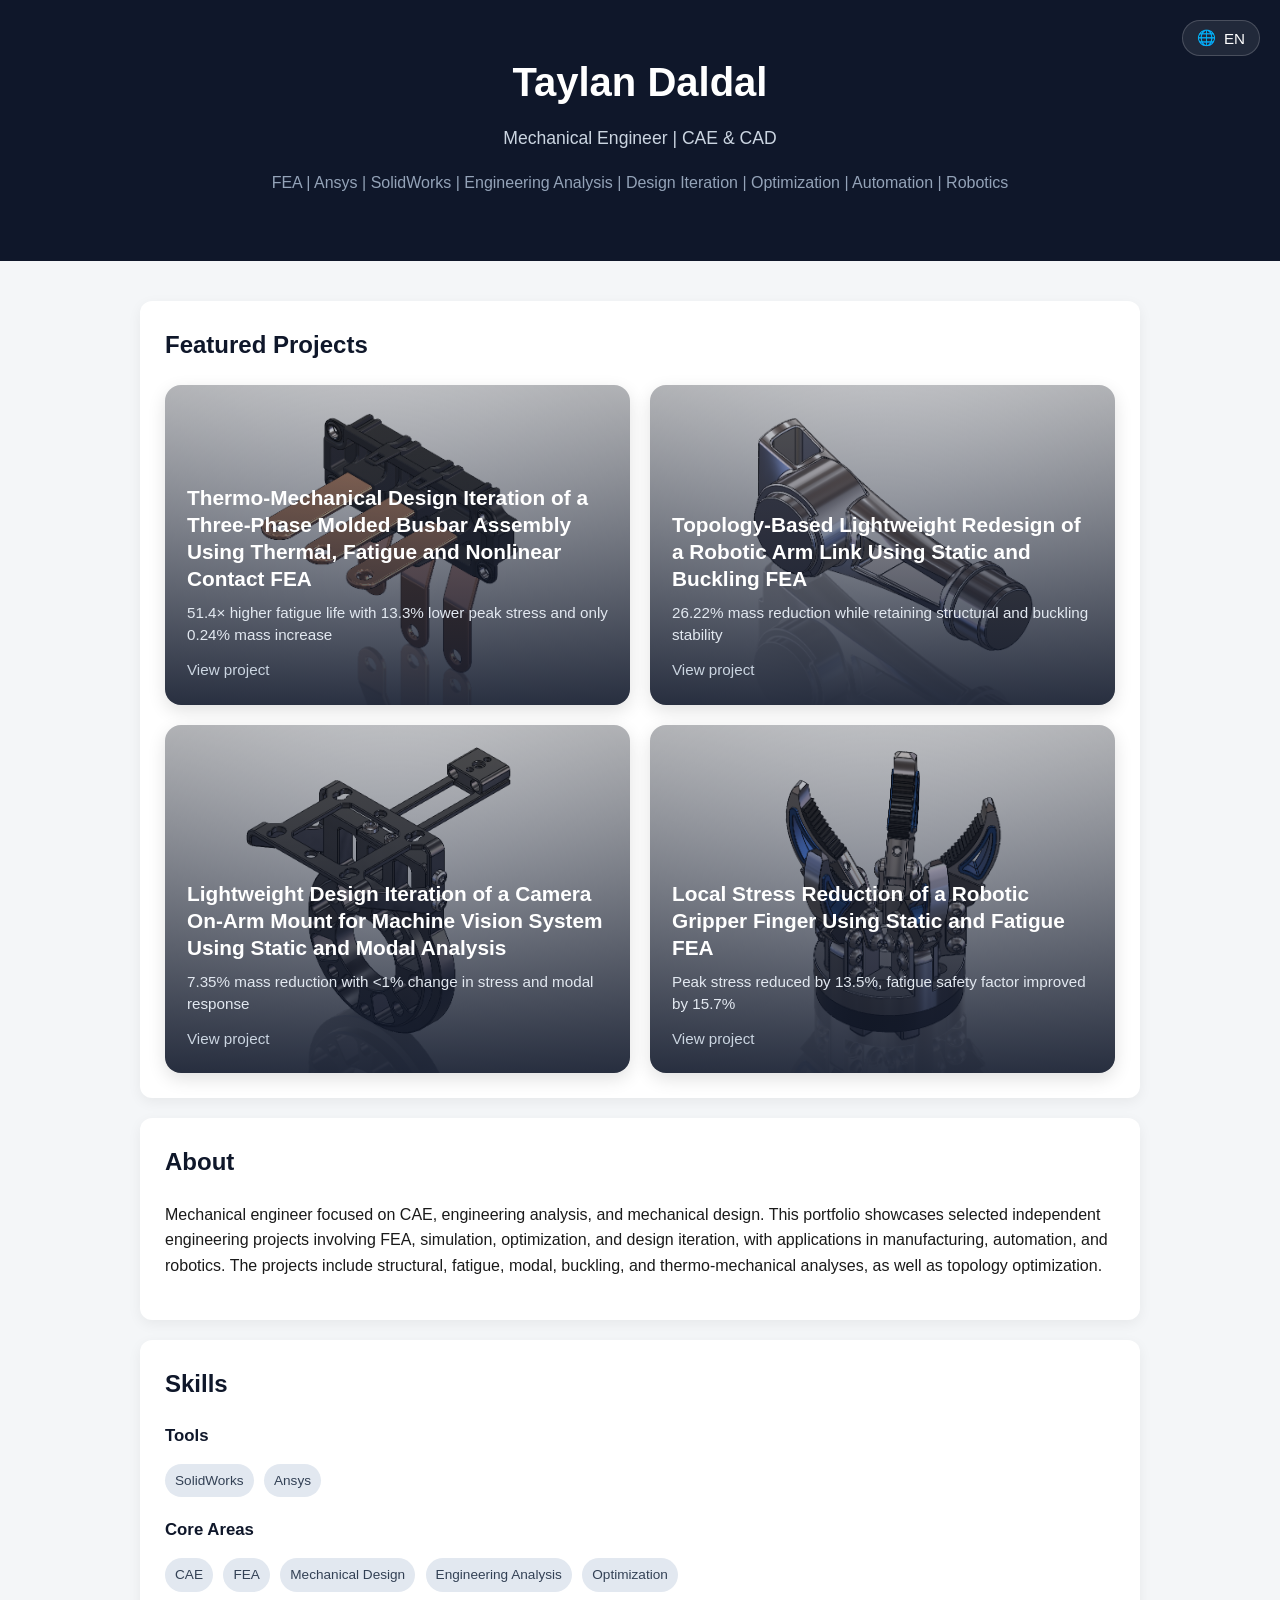
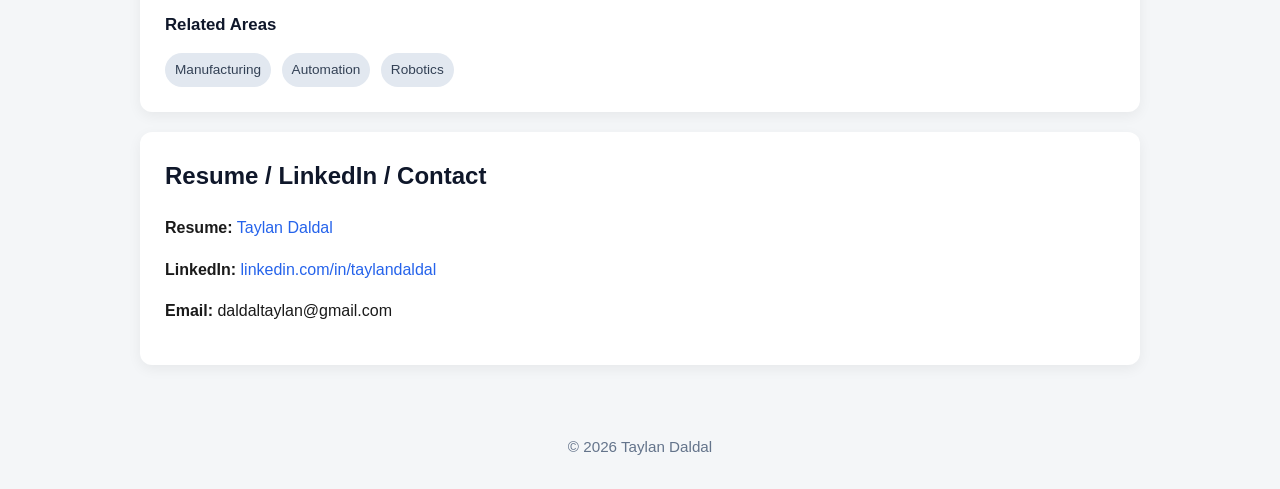
<file: index.html>
<!DOCTYPE html>
<html lang="en">
<head>
  <meta charset="UTF-8" />
  <meta name="viewport" content="width=device-width, initial-scale=1.0" />
  <title>Taylan Daldal | CAE & Mechanical Design Portfolio</title>
  <link rel="stylesheet" href="style.css?v=28" />
</head>
<body data-page="index">
  <header>
    <div class="lang-switch">
      <button class="lang-btn" id="langBtn" type="button">
        🌐 <span id="currentLang">EN</span>
      </button>
      <div class="lang-menu" id="langMenu">
        <button class="lang-option" type="button" data-lang="en">English</button>
        <button class="lang-option" type="button" data-lang="de">Deutsch</button>
      </div>
    </div>

    <a href="index.html" class="site-home-link" aria-label="Back to homepage">
      <h1 data-i18n="heroTitle">Taylan Daldal</h1>
      <p data-i18n="heroRole">Mechanical Engineer | CAE & CAD</p>
      <p class="hero-sub" data-i18n="heroSub">FEA | Ansys | SolidWorks | Engineering Analysis | Design Iteration | Optimization | Automation | Robotics</p>
    </a>
  </header>

  <div class="container">

    <div class="section">
      <h2 data-i18n="featuredTitle">Featured Projects</h2>

      <div class="project-cards">

        <a href="project4.html" class="project-card">
          <img src="project4/v2main.PNG" alt="Project 4 final busbar design">
          <div class="project-card-overlay">
            <div>
              <h3 class="project-card-title" data-i18n="card4Title">Thermo-Mechanical Design Iteration of a Three-Phase Molded Busbar Assembly Using Thermal, Fatigue and Nonlinear Contact FEA</h3>
              <p
                class="project-card-subtitle"
                data-i18n="card4Metric"
                style="margin-top:10px; color:#e2e8f0; line-height:1.45;"
              >
                51.4× higher fatigue life with 13.3% lower peak stress and only 0.24% mass increase
              </p>
              <p class="project-card-subtitle" data-i18n="card4Subtitle" style="margin-top:12px;">View project</p>
            </div>
          </div>
        </a>

        <a href="project3.html" class="project-card">
          <img src="project3/v2main.PNG" alt="Project 3 hero image">
          <div class="project-card-overlay">
            <div>
              <h3 class="project-card-title" data-i18n="card3Title">Topology-Based Lightweight Redesign of a Robotic Arm Link Using Static and Buckling FEA</h3>
              <p
                class="project-card-subtitle"
                data-i18n="card3Metric"
                style="margin-top:10px; color:#e2e8f0; line-height:1.45;"
              >
                26.22% mass reduction while retaining structural and buckling stability
              </p>
              <p class="project-card-subtitle" data-i18n="card3Subtitle" style="margin-top:12px;">View project</p>
            </div>
          </div>
        </a>

        <a href="project2.html" class="project-card">
          <img src="project2/final.PNG" alt="Project 2 hero image">
          <div class="project-card-overlay">
            <div>
              <h3 class="project-card-title" data-i18n="card2Title">Lightweight Design Iteration of a Camera On-Arm Mount for Machine Vision System Using Static and Modal Analysis</h3>
              <p
                class="project-card-subtitle"
                data-i18n="card2Metric"
                style="margin-top:10px; color:#e2e8f0; line-height:1.45;"
              >
                7.35% mass reduction with &lt;1% change in stress and modal response
              </p>
              <p class="project-card-subtitle" data-i18n="card2Subtitle" style="margin-top:12px;">View project</p>
            </div>
          </div>
        </a>

        <a href="project1.html" class="project-card">
          <img src="project1/Final.PNG" alt="Project 1 hero image">
          <div class="project-card-overlay">
            <div>
              <h3 class="project-card-title" data-i18n="card1Title">Local Stress Reduction of a Robotic Gripper Finger Using Static and Fatigue FEA</h3>
              <p
                class="project-card-subtitle"
                data-i18n="card1Metric"
                style="margin-top:10px; color:#e2e8f0; line-height:1.45;"
              >
                Peak stress reduced by 13.5%, fatigue safety factor improved by 15.7%
              </p>
              <p class="project-card-subtitle" data-i18n="card1Subtitle" style="margin-top:12px;">View project</p>
            </div>
          </div>
        </a>

      </div>
    </div>

    <div class="section">
      <h2 data-i18n="aboutTitle">About</h2>
      <p data-i18n="aboutText">
        Mechanical engineer focused on CAE, engineering analysis, and mechanical design. This portfolio showcases selected independent engineering projects involving FEA, simulation, optimization, and design iteration, with applications in manufacturing, automation, and robotics. The projects include structural, fatigue, modal, buckling, and thermo-mechanical analyses, as well as topology optimization.
      </p>
    </div>

    <div class="section">
      <h2 data-i18n="skillsTitle">Skills</h2>

      
      <div class="skills-group">
        <h3 data-i18n="toolsTitle">Tools</h3>
        <span class="tag" data-i18n="skillSolidWorks">SolidWorks</span>
        <span class="tag" data-i18n="skillAnsys">Ansys</span>
      </div>

      <div class="skills-group">
        <h3 data-i18n="coreTitle">Core Areas</h3>
        <span class="tag" data-i18n="skillCAE">CAE</span>
        <span class="tag" data-i18n="skillFEA">FEA</span>
        <span class="tag" data-i18n="skillMechanicalDesign">Mechanical Design</span>
        <span class="tag" data-i18n="skillEngineeringAnalysis">Engineering Analysis</span>
        <span class="tag" data-i18n="skillOptimization">Optimization</span>
      </div>

      <div class="skills-group">
        <h3 data-i18n="relatedTitle">Related Areas</h3>
        <span class="tag" data-i18n="skillManufacturing">Manufacturing</span>
        <span class="tag" data-i18n="skillAutomation">Automation</span>
        <span class="tag" data-i18n="skillRobotics">Robotics</span>
      </div>
    </div>

    <div class="section">
      <h2 data-i18n="contactTitle">Resume / LinkedIn / Contact</h2>
      <p><strong data-i18n="resumeLabel">Resume:</strong> <a href="Taylan-Daldal-Resume.pdf" target="_blank">Taylan Daldal</a></p>
      <p><strong data-i18n="linkedinLabel">LinkedIn:</strong> <a href="https://www.linkedin.com/in/taylandaldal/" target="_blank">linkedin.com/in/taylandaldal</a></p>
      <p><strong data-i18n="emailLabel">Email:</strong> daldaltaylan@gmail.com</p>
    </div>

  </div>

  <footer>
    © 2026 Taylan Daldal
  </footer>

  <script src="script.js?v=28"></script>
</body>
</html>
</file>
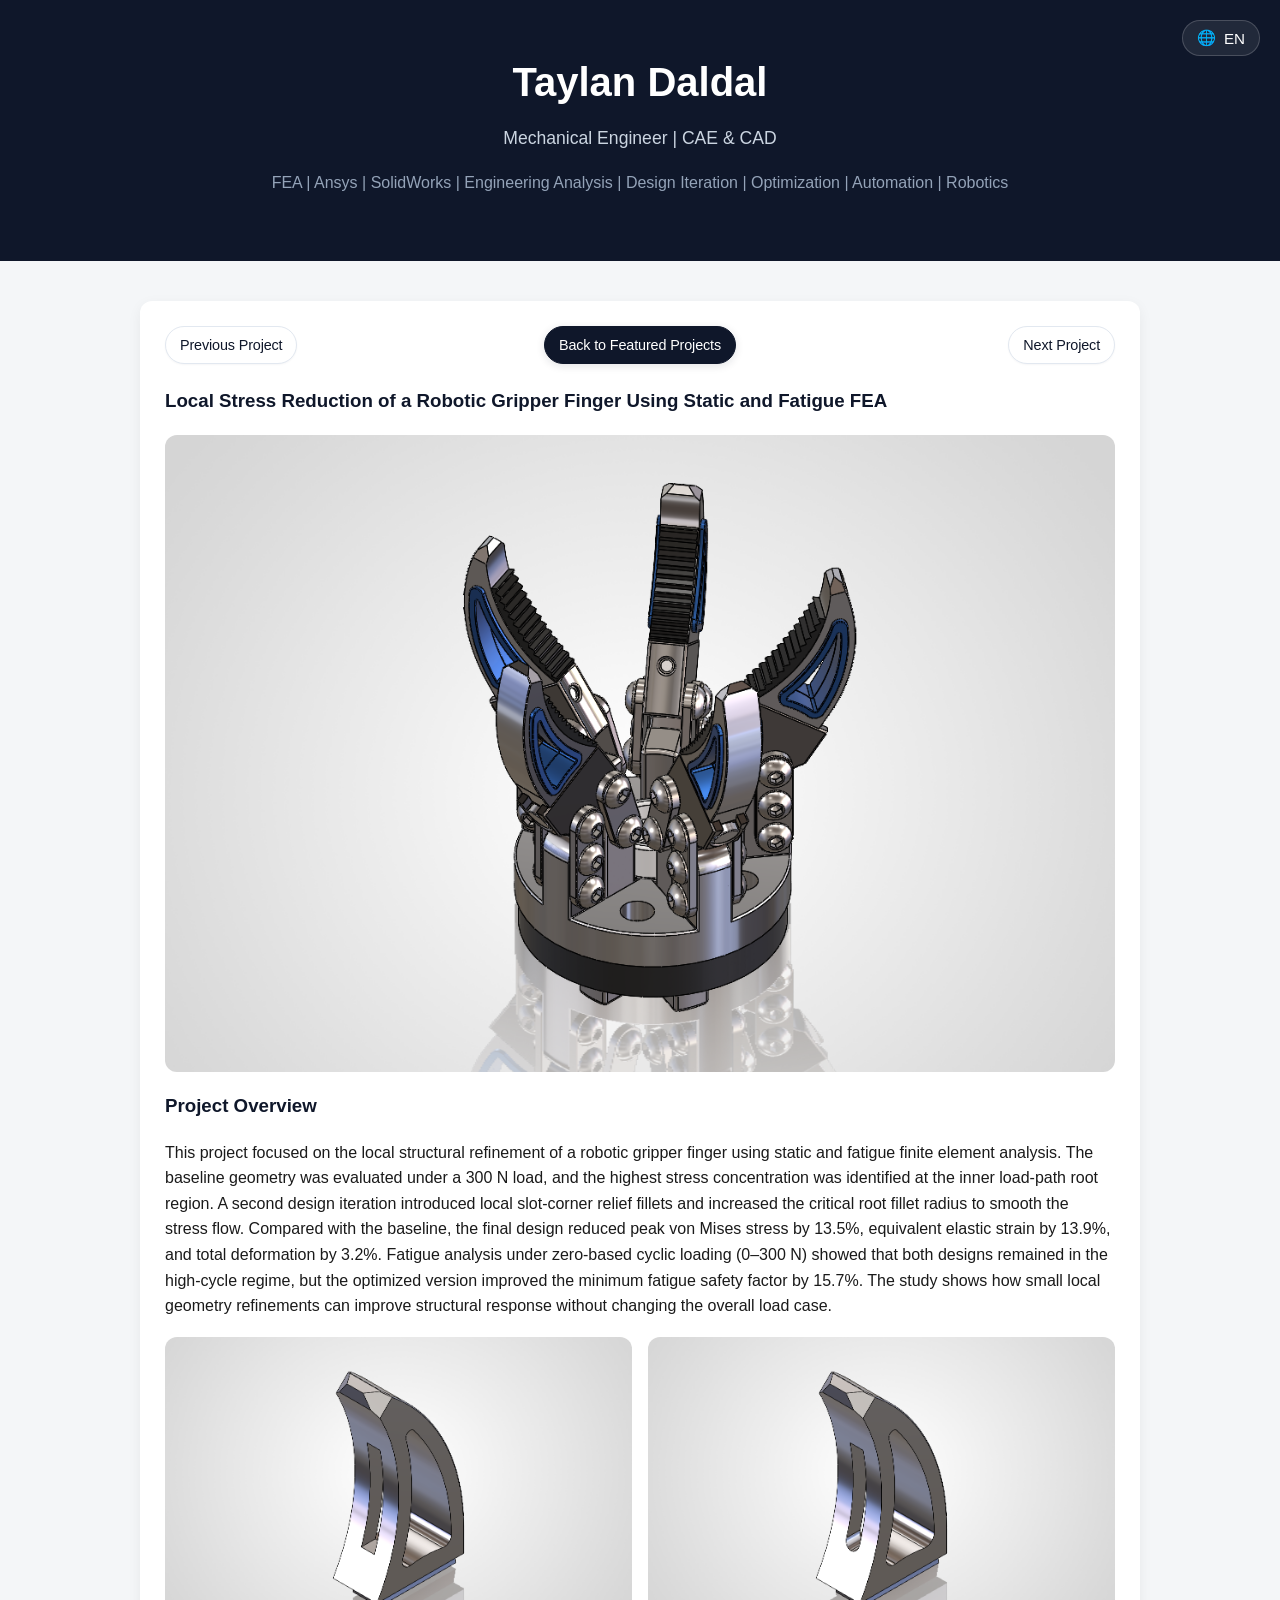
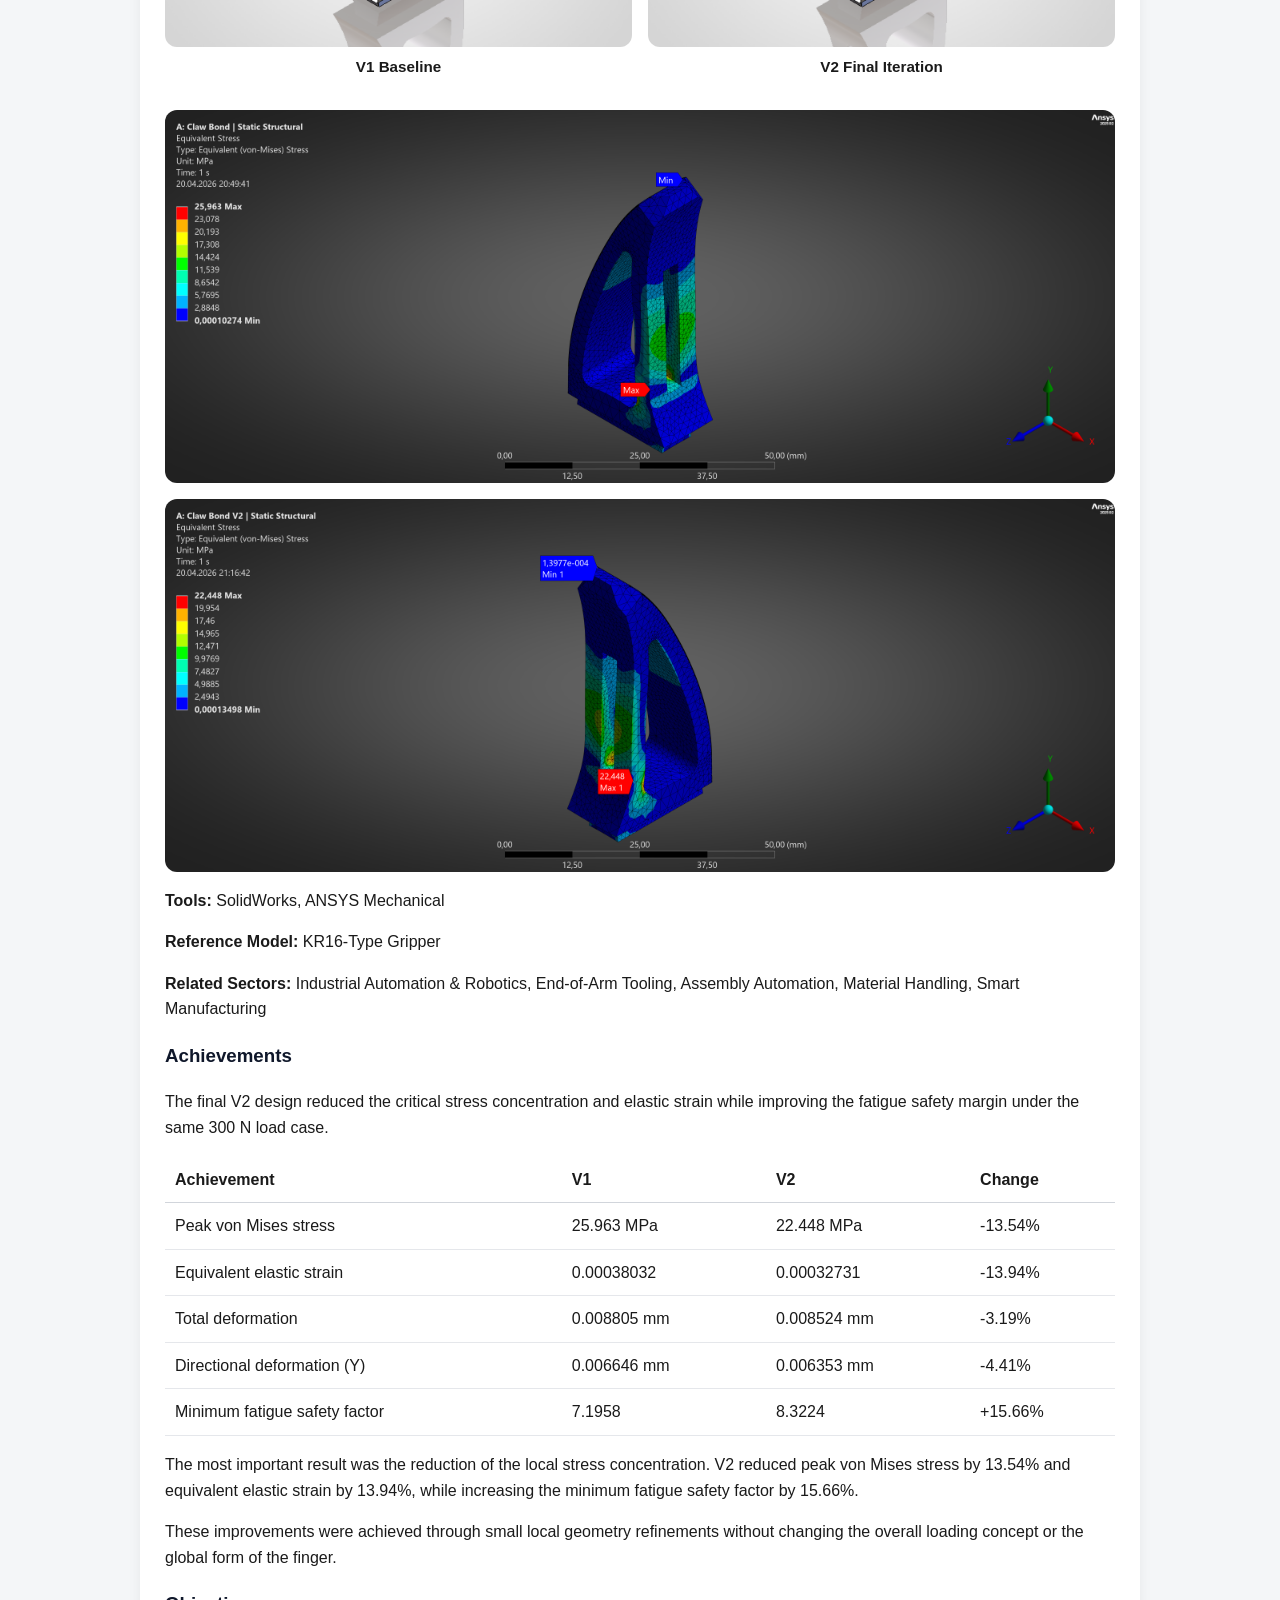
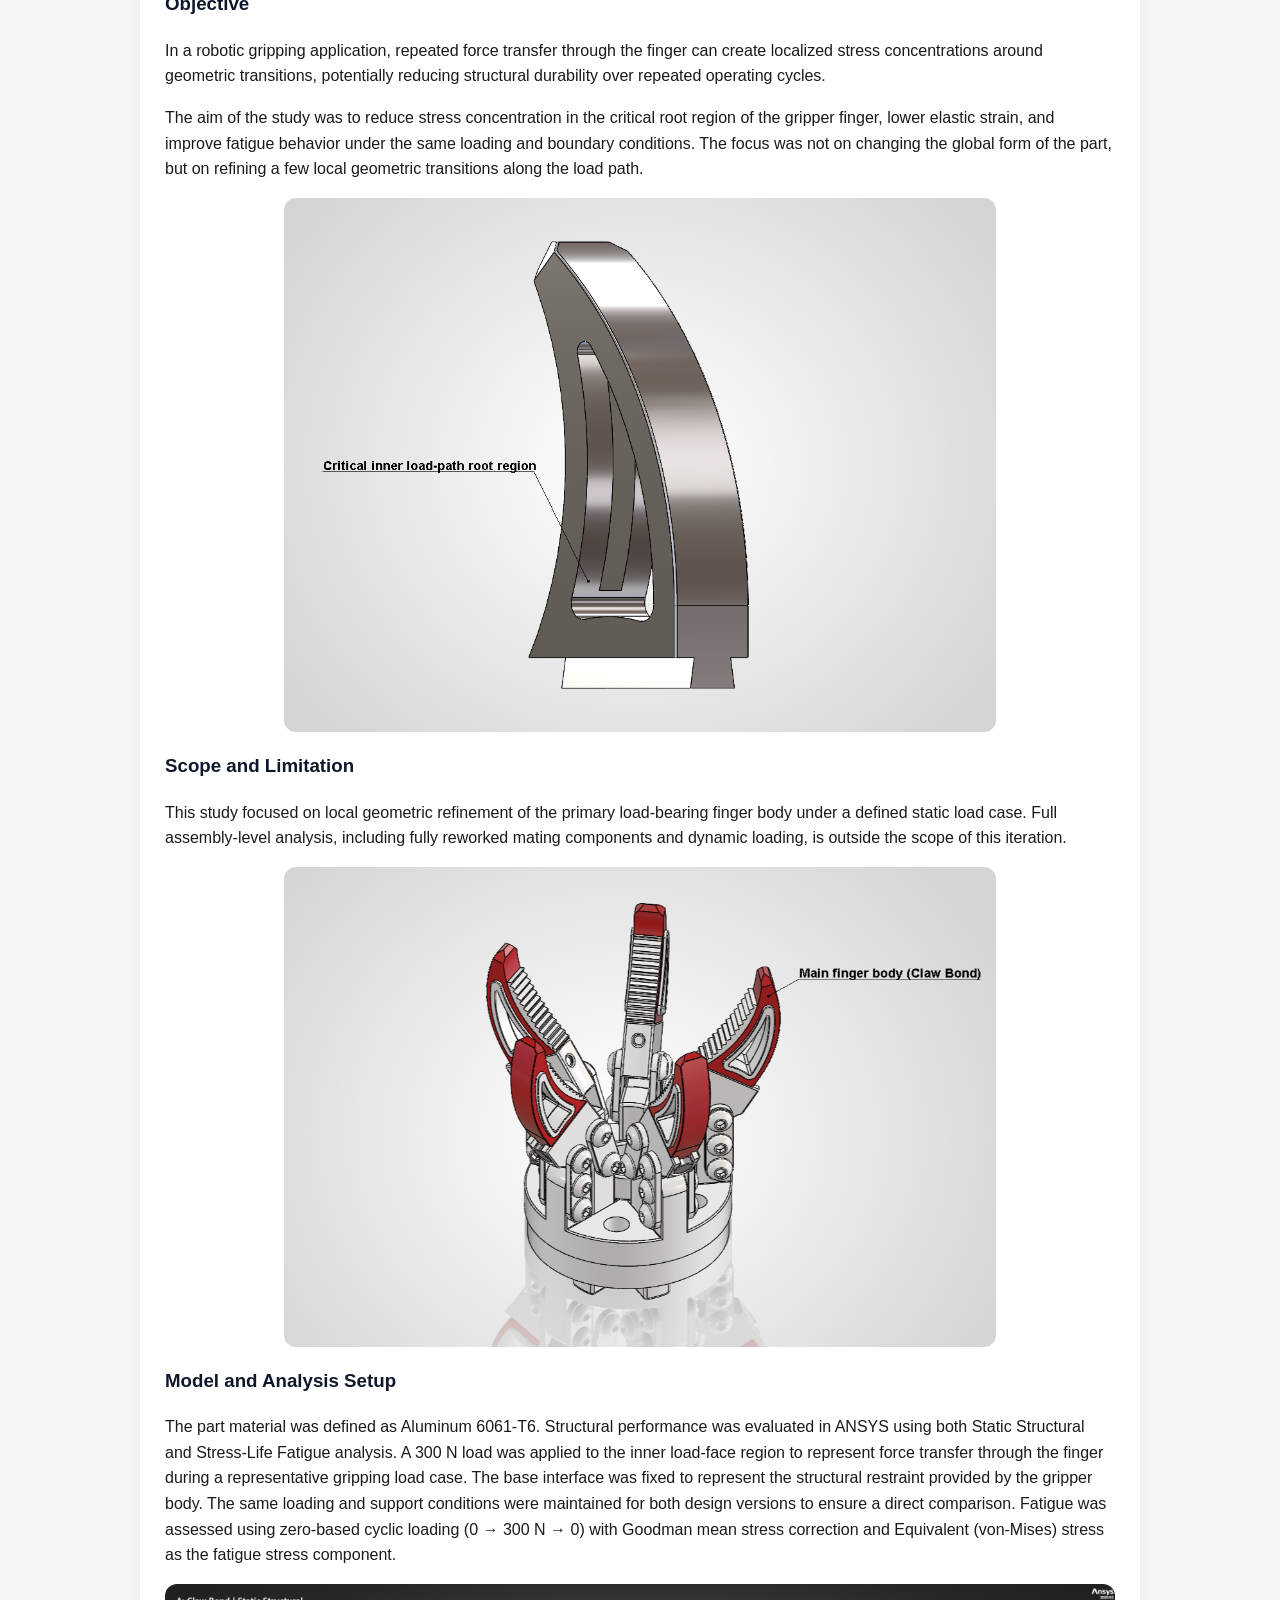
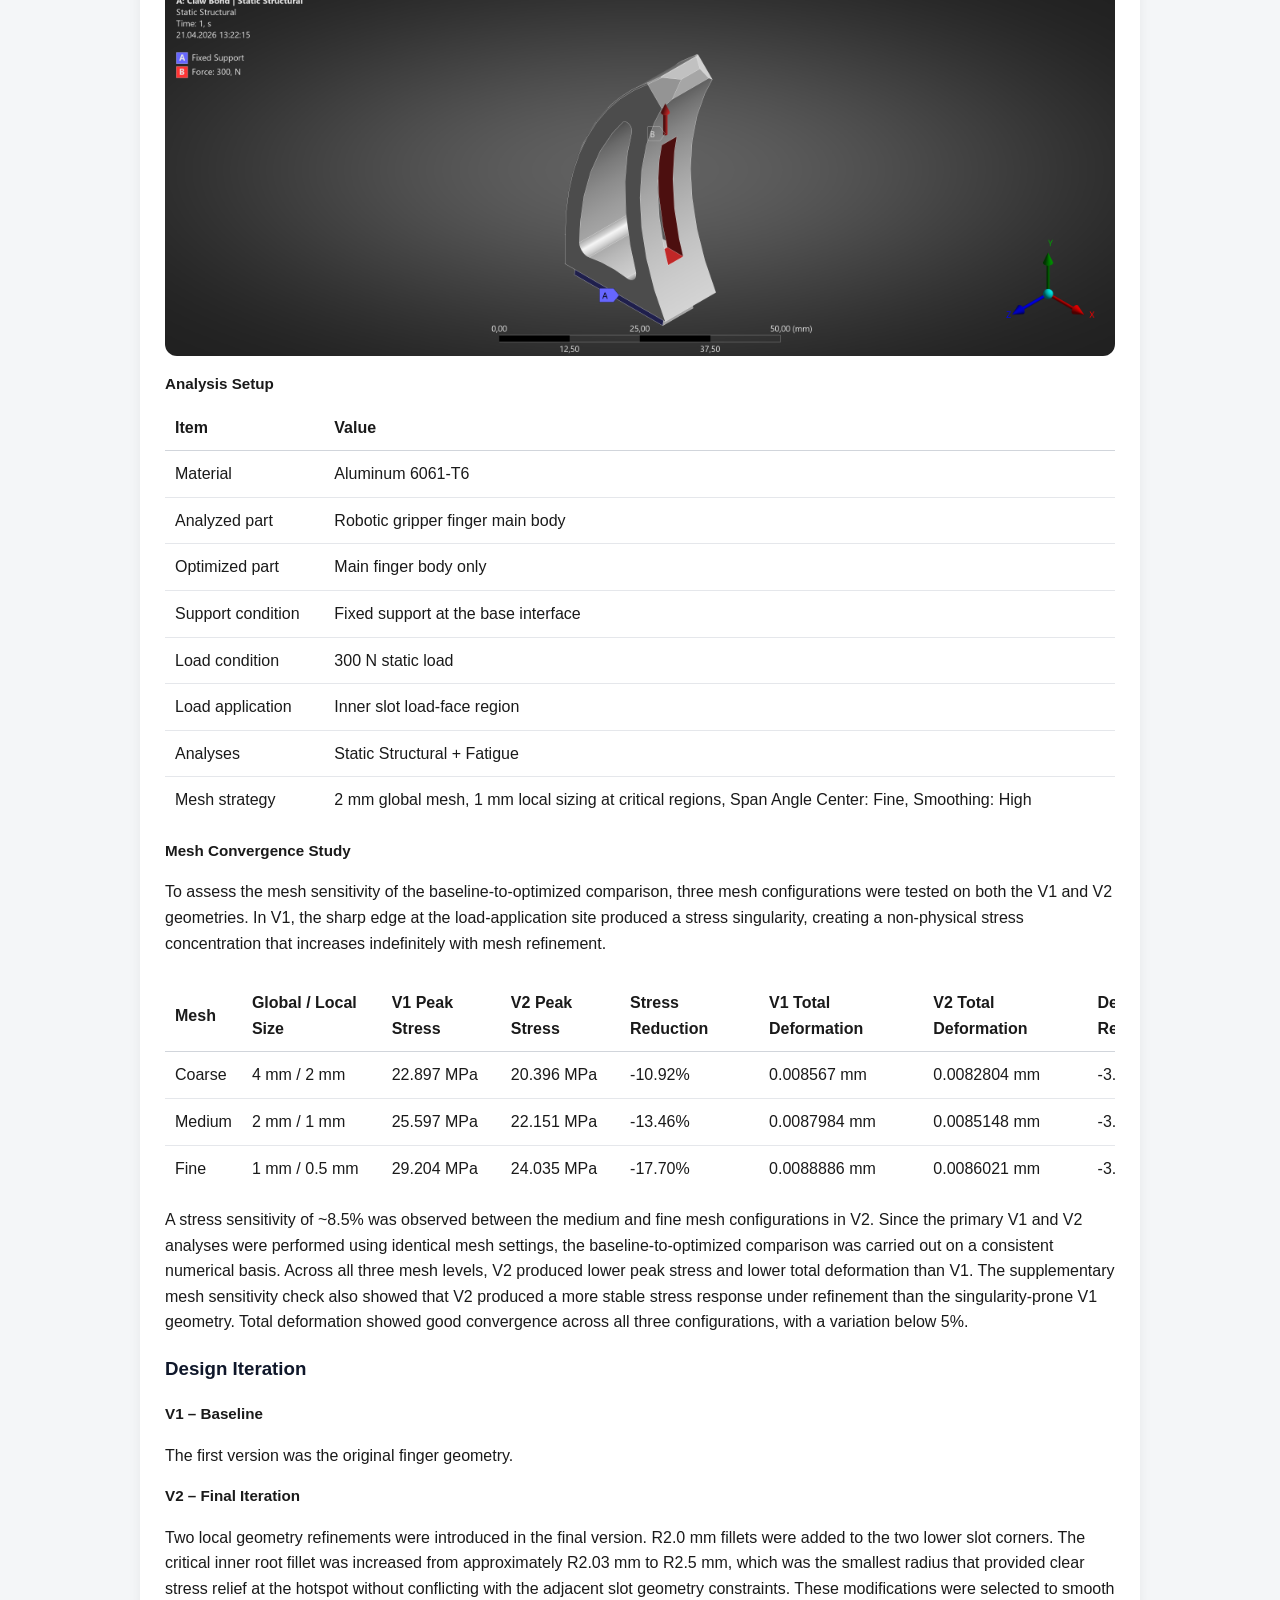
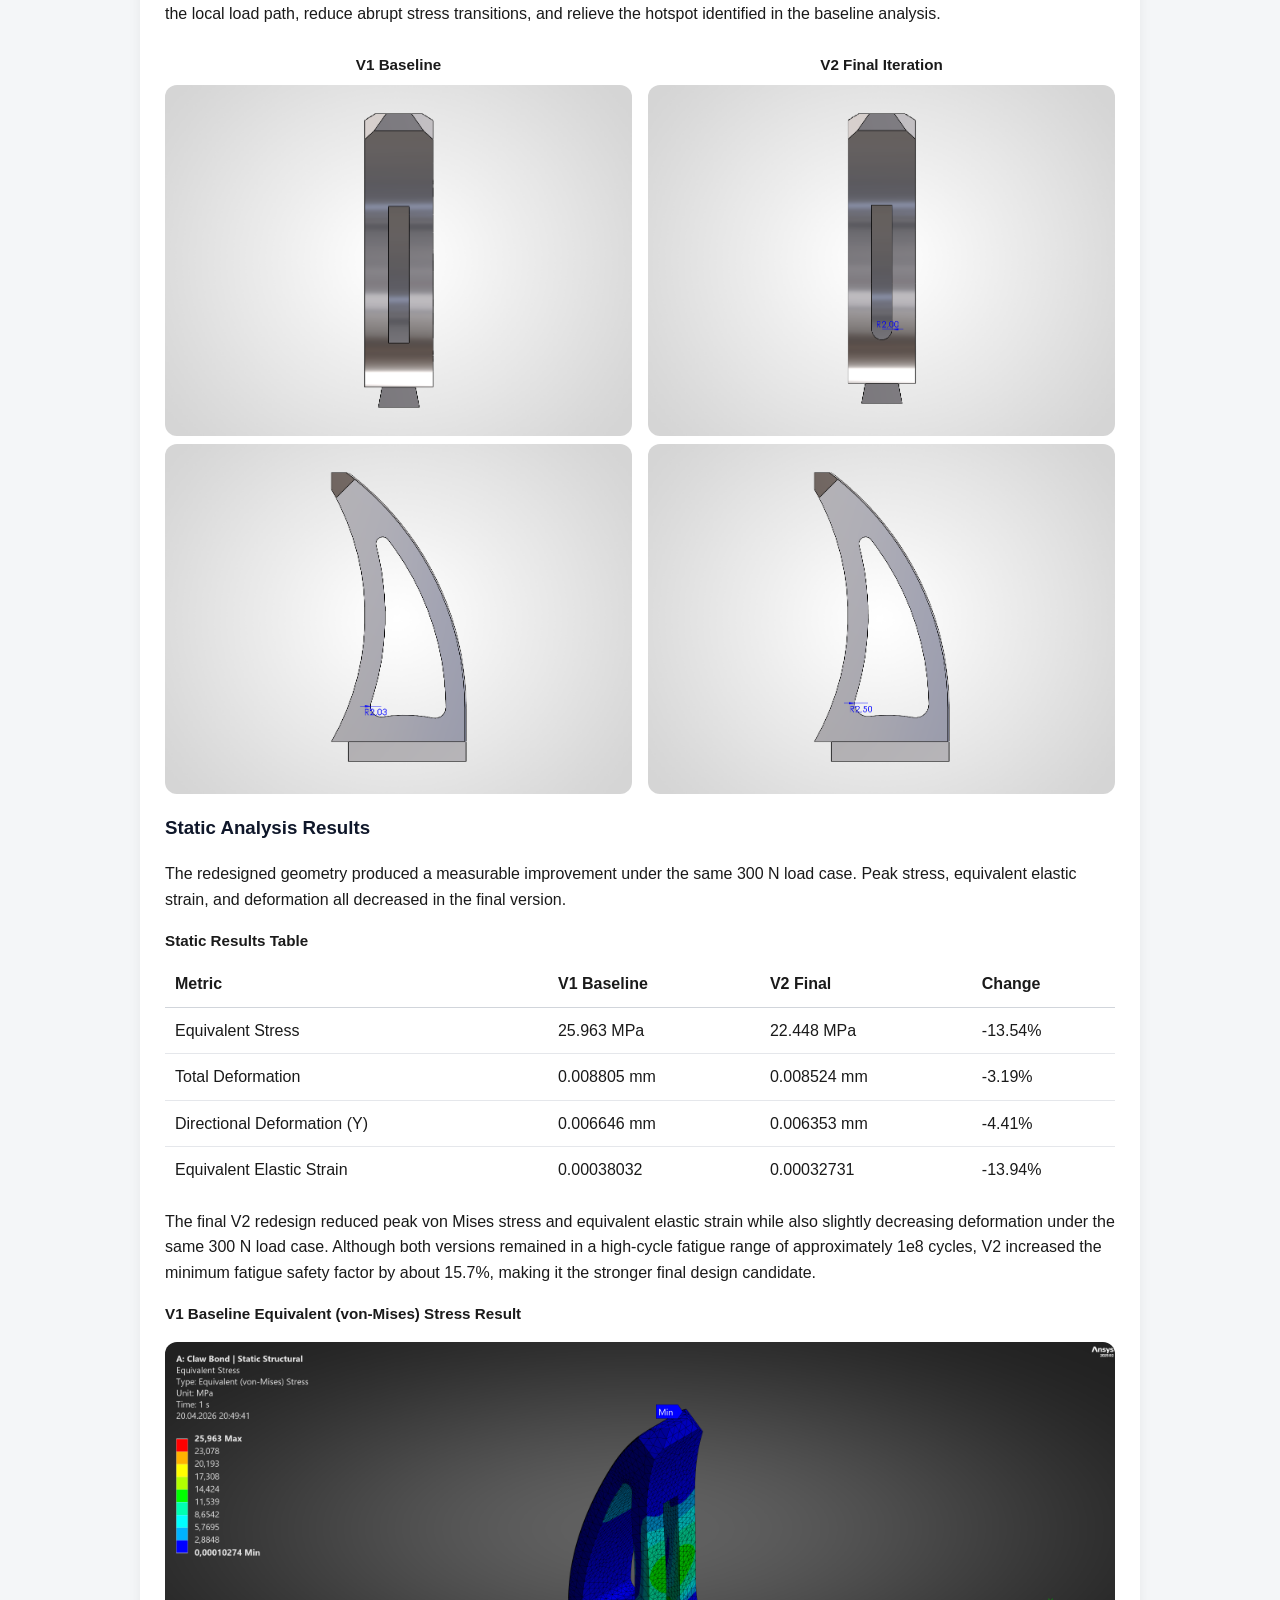
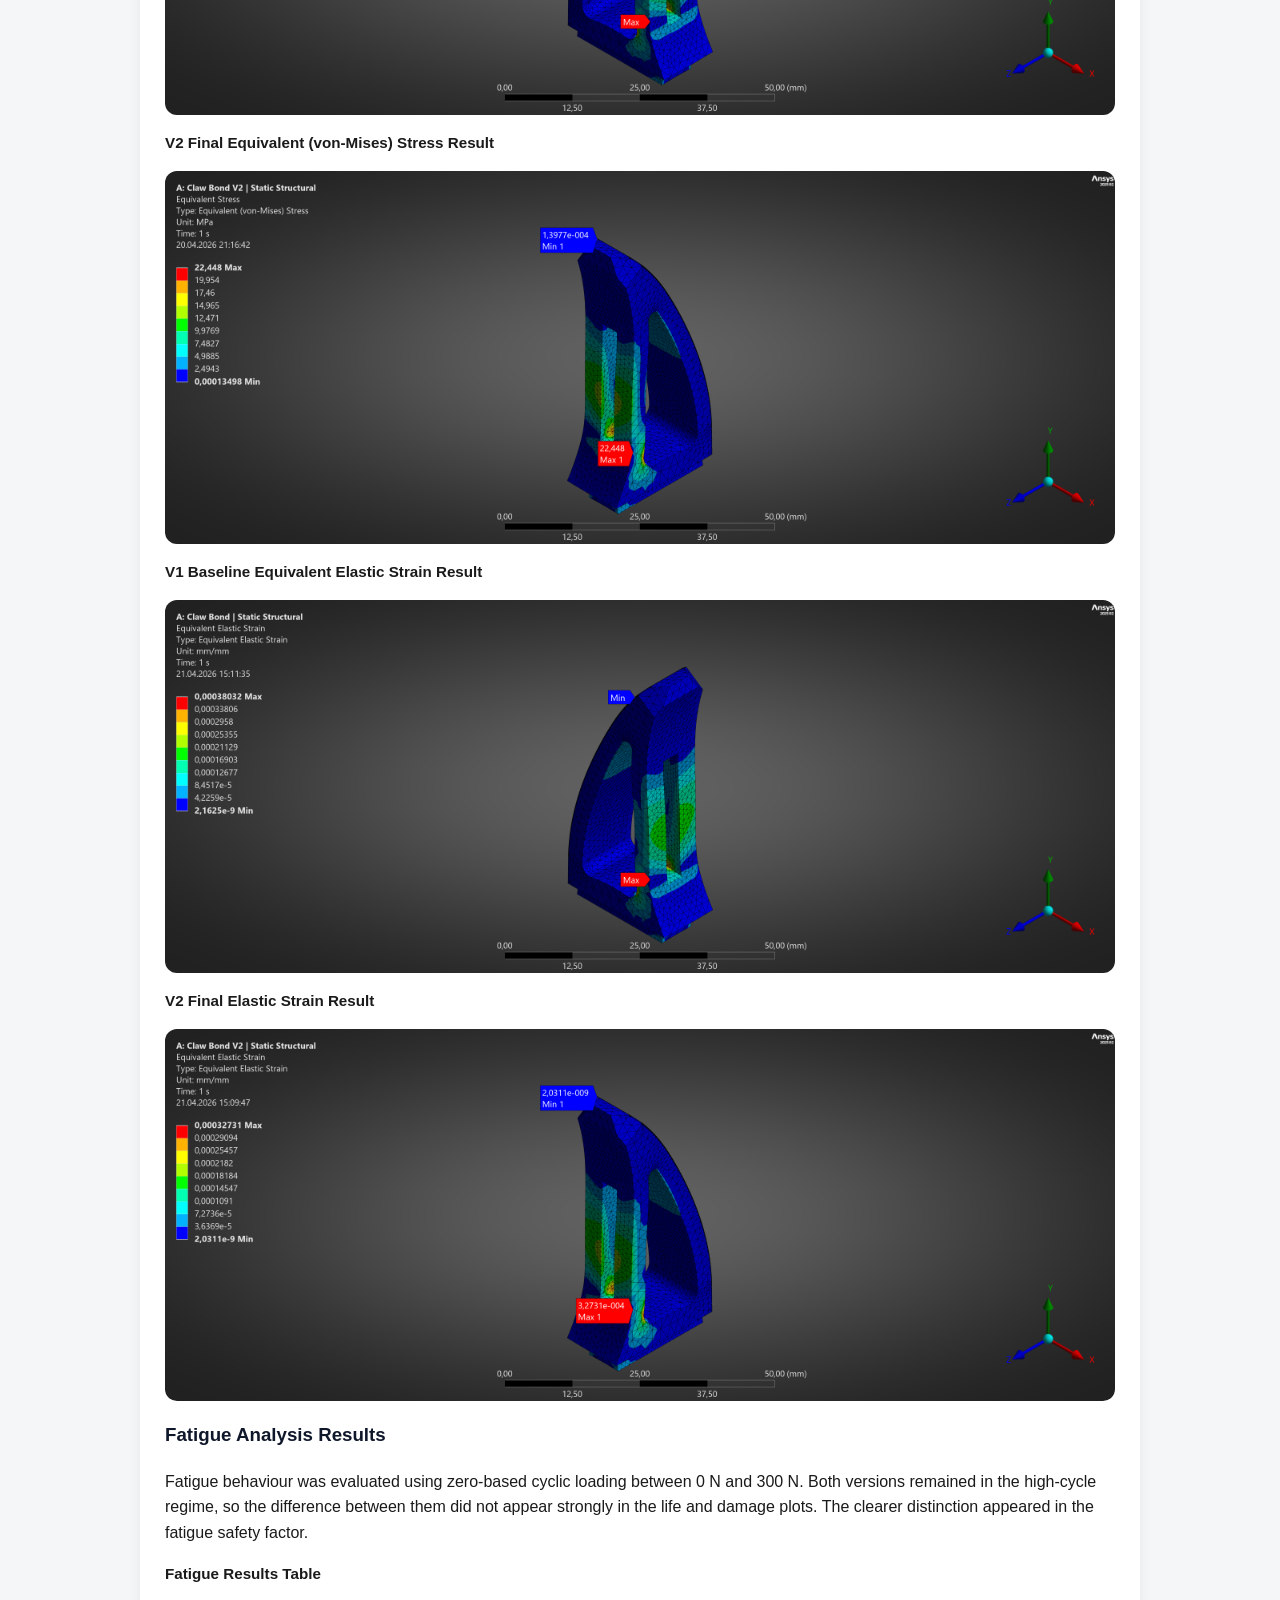
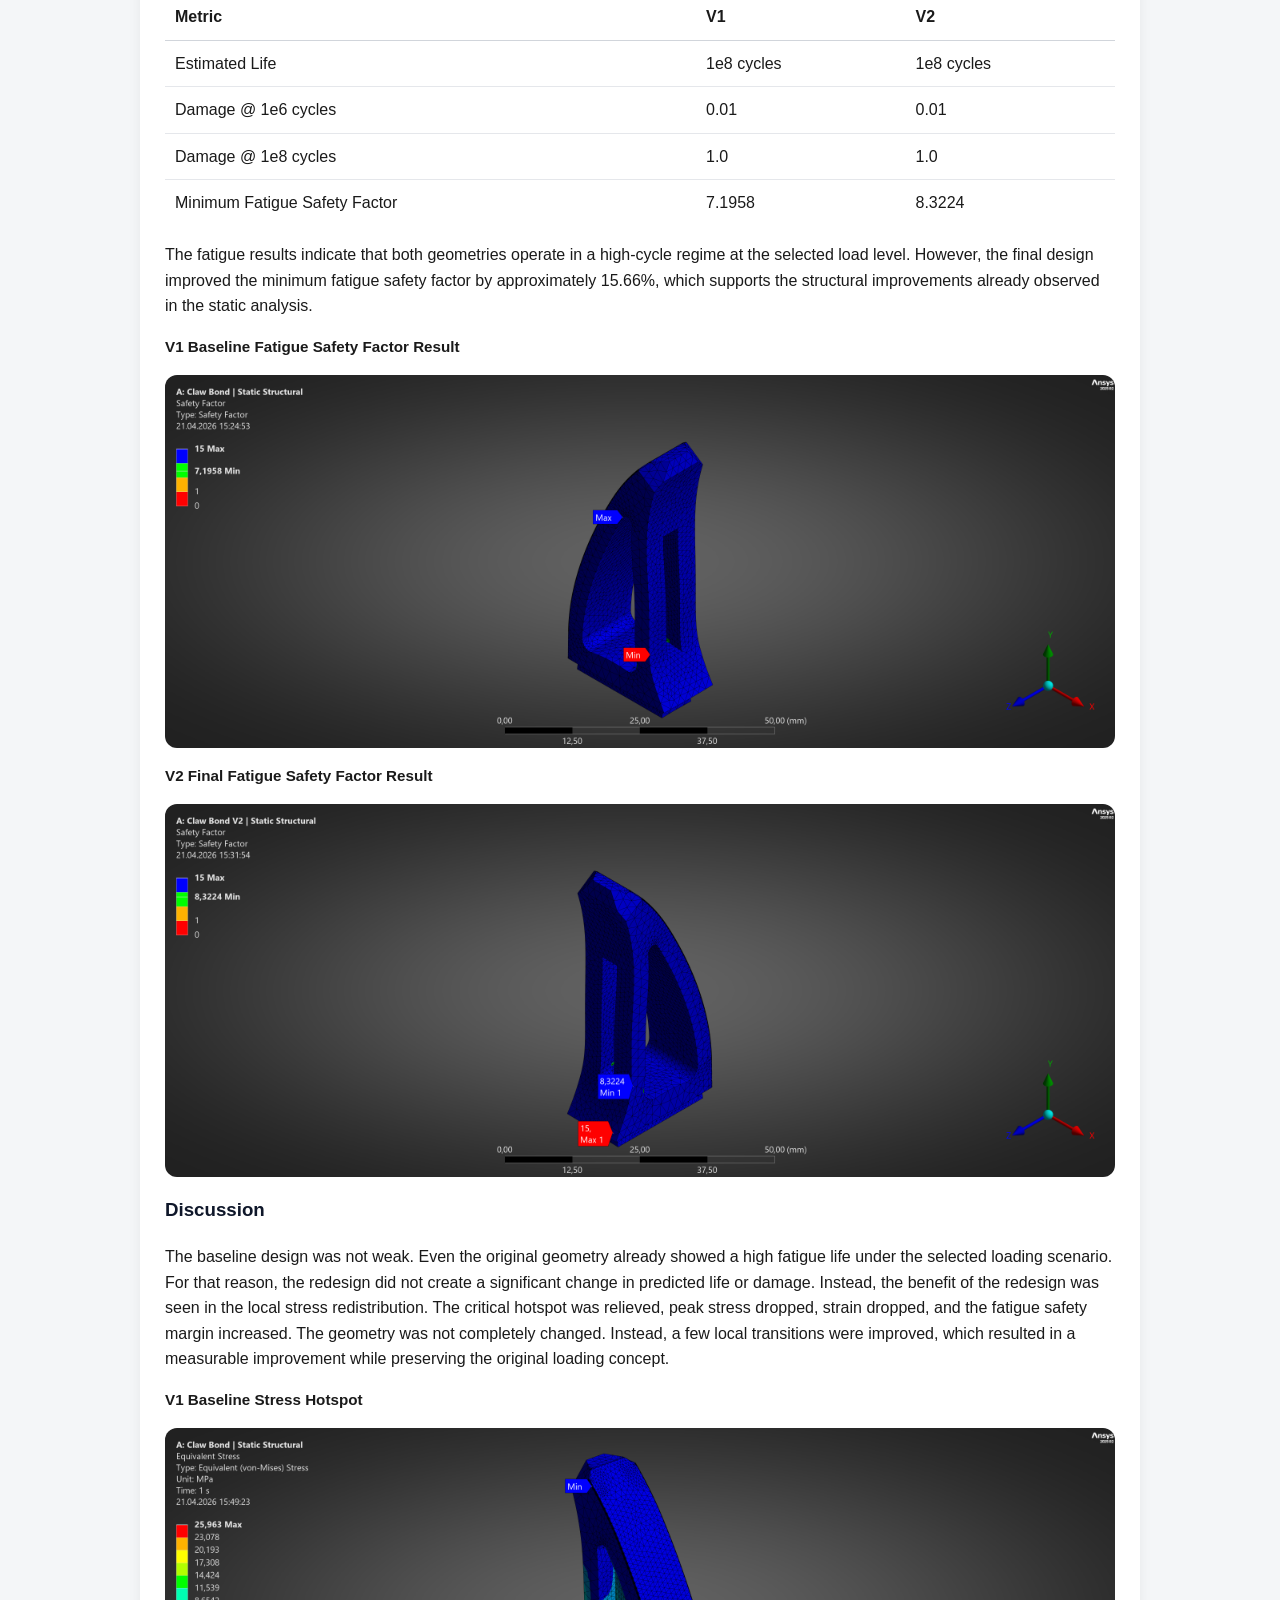
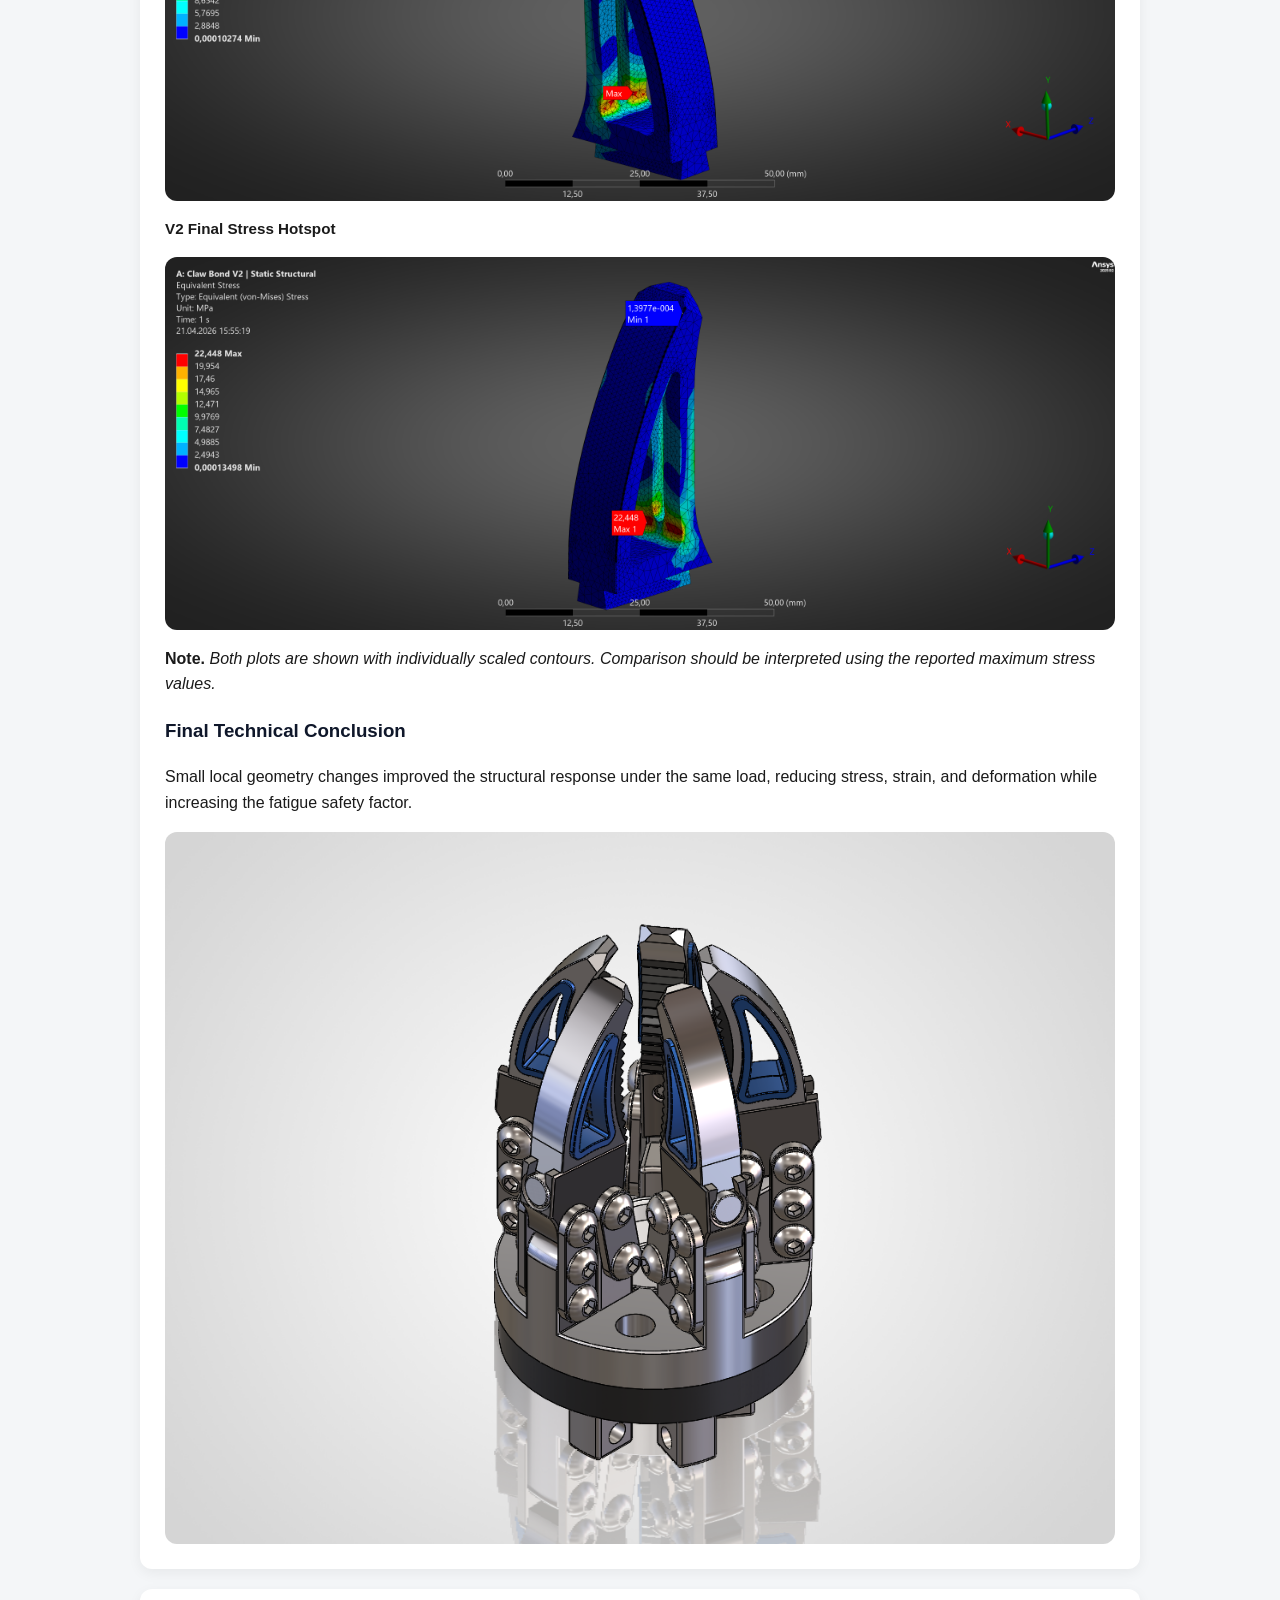
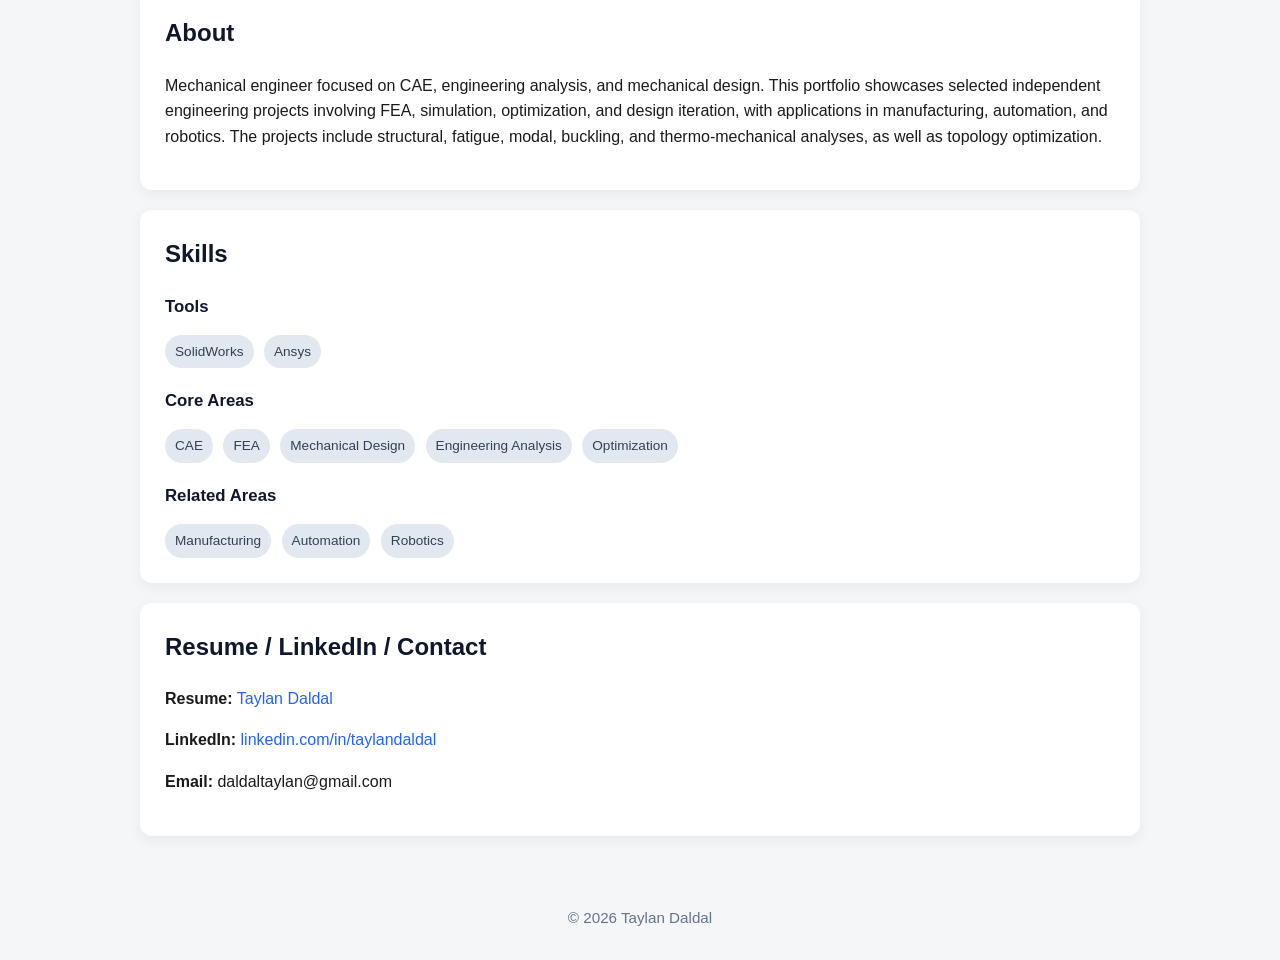
<file: project1.html>
<!DOCTYPE html>
<html lang="en">
<head>
  <meta charset="UTF-8" />
  <meta name="viewport" content="width=device-width, initial-scale=1.0" />
  <title>Project 1 | Taylan Daldal</title>
  <link rel="stylesheet" href="style.css?v=28" />
</head>
<body data-page="project1">
  <header>
    <div class="lang-switch">
      <button class="lang-btn" id="langBtn" type="button">
        🌐 <span id="currentLang">EN</span>
      </button>
      <div class="lang-menu" id="langMenu">
        <button class="lang-option" type="button" data-lang="en">English</button>
        <button class="lang-option" type="button" data-lang="de">Deutsch</button>
      </div>
    </div>

    <a href="index.html" class="site-home-link" aria-label="Back to homepage">
      <h1 data-i18n="heroTitle">Taylan Daldal</h1>
      <p data-i18n="heroRole">Mechanical Engineer | CAE & CAD</p>
      <p class="hero-sub" data-i18n="heroSub">FEA | Ansys | SolidWorks | Engineering Analysis | Design Iteration | Optimization | Automation | Robotics</p>
    </a>
  </header>

  <div class="container">
    <div class="section">
      <div class="project-nav">
        <a href="project2.html" class="back-link project-nav-link nav-left" data-i18n="previousProject">Previous Project</a>
        <a href="index.html" class="back-link project-nav-link nav-center" data-i18n="backLink">Back to Featured Projects</a>
        <a href="project4.html" class="back-link project-nav-link nav-right" data-i18n="nextProject">Next Project</a>
      </div>

      <h3 data-i18n="project1MainTitle">Local Stress Reduction of a Robotic Gripper Finger Using Static and Fatigue FEA</h3>

      <div class="project-hero-image">
        <img src="project1/Final.PNG" alt="Final optimized gripper design">
      </div>

      <h3 data-i18n="overviewTitle">Project Overview</h3>
      <p data-i18n="overviewText">
        This project focused on the local structural refinement of a robotic gripper finger using static and fatigue finite element analysis. The baseline geometry was evaluated under a 300 N load, and the highest stress concentration was identified at the inner load-path root region. A second design iteration introduced local slot-corner relief fillets and increased the critical root fillet radius to smooth the stress flow. Compared with the baseline, the final design reduced peak von Mises stress by 13.5%, equivalent elastic strain by 13.9%, and total deformation by 3.2%. Fatigue analysis under zero-based cyclic loading (0–300 N) showed that both designs remained in the high-cycle regime, but the optimized version improved the minimum fatigue safety factor by 15.7%. The study shows how small local geometry refinements can improve structural response without changing the overall load case.
      </p>

      <div class="project-top-row">
        <div>
          <img src="project1/v1main.PNG" alt="Version 1 main design view" style="width:100%; height:auto; display:block; border-radius:12px;">
          <p style="text-align:center; margin-top:8px; font-size:0.95rem;"><strong data-i18n="v1Baseline">V1 Baseline</strong></p>
        </div>
        <div>
          <img src="project1/v2main.PNG" alt="Version 2 main design view" style="width:100%; height:auto; display:block; border-radius:12px;">
          <p style="text-align:center; margin-top:8px; font-size:0.95rem;"><strong data-i18n="v2FinalIteration">V2 Final Iteration</strong></p>
        </div>
      </div>

      <div class="project-full-stack">
        <img src="project1/v1stress.png" alt="Version 1 stress analysis">
        <img src="project1/v2stress.png" alt="Version 2 stress analysis">
      </div>

      <p class="tools-line"><strong data-i18n="toolsLabel">Tools:</strong> SolidWorks, ANSYS Mechanical</p>
      <p class="tools-line"><strong data-i18n="referenceModelLabel">Reference Model:</strong> <span data-i18n="referenceModelValue">KR16-Type Gripper</span></p>
      <p class="tools-line"><strong data-i18n="relatedSectorsLabel">Related Sectors:</strong> <span data-i18n="relatedSectorsValue">Industrial Automation & Robotics, End-of-Arm Tooling, Assembly Automation, Material Handling, Smart Manufacturing</span></p>

      <h3 data-i18n="achievementsTitle">Achievements</h3>
      <p data-i18n="achievementsIntro">
        The final V2 design reduced the critical stress concentration and elastic strain while improving the fatigue safety margin under the same 300 N load case.
      </p>

      <div class="table-scroll-auto">
        <table>
          <thead>
            <tr>
              <th data-i18n="tableAchievement">Achievement</th>
              <th>V1</th>
              <th>V2</th>
              <th data-i18n="tableChange">Change</th>
            </tr>
          </thead>
          <tbody>
            <tr>
              <td data-i18n="achievementPeakStress">Peak von Mises stress</td>
              <td>25.963 MPa</td>
              <td>22.448 MPa</td>
              <td>-13.54%</td>
            </tr>
            <tr>
              <td data-i18n="achievementElasticStrain">Equivalent elastic strain</td>
              <td>0.00038032</td>
              <td>0.00032731</td>
              <td>-13.94%</td>
            </tr>
            <tr>
              <td data-i18n="achievementTotalDeformation">Total deformation</td>
              <td>0.008805 mm</td>
              <td>0.008524 mm</td>
              <td>-3.19%</td>
            </tr>
            <tr>
              <td data-i18n="achievementDirectionalY">Directional deformation (Y)</td>
              <td>0.006646 mm</td>
              <td>0.006353 mm</td>
              <td>-4.41%</td>
            </tr>
            <tr>
              <td data-i18n="achievementMinSafetyFactor">Minimum fatigue safety factor</td>
              <td>7.1958</td>
              <td>8.3224</td>
              <td>+15.66%</td>
            </tr>
          </tbody>
        </table>
      </div>

      <p data-i18n="achievementsText1">
        The most important result was the reduction of the local stress concentration. V2 reduced peak von Mises stress by 13.54% and equivalent elastic strain by 13.94%, while increasing the minimum fatigue safety factor by 15.66%.
      </p>
      <p data-i18n="achievementsText2">
        These improvements were achieved through small local geometry refinements without changing the overall loading concept or the global form of the finger.
      </p>

      <h3 data-i18n="objectiveTitle">Objective</h3>
      <p data-i18n="objectiveIntro">
        In a robotic gripping application, repeated force transfer through the finger can create localized stress concentrations around geometric transitions, potentially reducing structural durability over repeated operating cycles.
      </p>
      <p data-i18n="objectiveText">
        The aim of the study was to reduce stress concentration in the critical root region of the gripper finger, lower elastic strain, and improve fatigue behavior under the same loading and boundary conditions. The focus was not on changing the global form of the part, but on refining a few local geometric transitions along the load path.
      </p>

      <div style="width:75%; margin:16px auto 0;">
        <img src="project1/Note2.PNG" alt="Project note" style="width:100%; height:auto; display:block; border-radius:12px;">
      </div>

      <h3 data-i18n="scopeTitle">Scope and Limitation</h3>
      <p data-i18n="scopeText">
        This study focused on local geometric refinement of the primary load-bearing finger body under a defined static load case. Full assembly-level analysis, including fully reworked mating components and dynamic loading, is outside the scope of this iteration.
      </p>

      <div style="width:75%; margin:16px auto 0;">
        <img src="project1/cb.PNG" alt="Project note" style="width:100%; height:auto; display:block; border-radius:12px;">
      </div>

      <h3 data-i18n="modelSetupTitle">Model and Analysis Setup</h3>
      <p data-i18n="modelSetupText">
        The part material was defined as Aluminum 6061-T6. Structural performance was evaluated in ANSYS using both Static Structural and Stress-Life Fatigue analysis. A 300 N load was applied to the inner load-face region to represent force transfer through the finger during a representative gripping load case. The base interface was fixed to represent the structural restraint provided by the gripper body. The same loading and support conditions were maintained for both design versions to ensure a direct comparison. Fatigue was assessed using zero-based cyclic loading (0 → 300 N → 0) with Goodman mean stress correction and Equivalent (von-Mises) stress as the fatigue stress component.
      </p>

      <img src="project1/v1force.png" alt="Version 1 force and support" style="max-width:100%; height:auto; display:block; margin:16px auto 0; border-radius:12px;">

      <p style="margin-top:16px; margin-bottom:8px; font-size:0.95rem;"><strong data-i18n="analysisSetupTableTitle">Analysis Setup</strong></p>
      <table style="width:100%; border-collapse:collapse; margin-top:8px;">
        <thead>
          <tr>
            <th style="text-align:left; padding:10px; border-bottom:1px solid #d1d5db;" data-i18n="tableItem">Item</th>
            <th style="text-align:left; padding:10px; border-bottom:1px solid #d1d5db;" data-i18n="tableValue">Value</th>
          </tr>
        </thead>
        <tbody>
          <tr>
            <td style="padding:10px; border-bottom:1px solid #e5e7eb;" data-i18n="analysisItemMaterial">Material</td>
            <td style="padding:10px; border-bottom:1px solid #e5e7eb;">Aluminum 6061-T6</td>
          </tr>
          <tr>
            <td style="padding:10px; border-bottom:1px solid #e5e7eb;" data-i18n="analysisItemAnalyzedPart">Analyzed part</td>
            <td style="padding:10px; border-bottom:1px solid #e5e7eb;" data-i18n="analysisValueAnalyzedPart">Robotic gripper finger main body</td>
          </tr>
          <tr>
            <td style="padding:10px; border-bottom:1px solid #e5e7eb;" data-i18n="analysisItemOptimizedPart">Optimized part</td>
            <td style="padding:10px; border-bottom:1px solid #e5e7eb;" data-i18n="analysisValueOptimizedPart">Main finger body only</td>
          </tr>
          <tr>
            <td style="padding:10px; border-bottom:1px solid #e5e7eb;" data-i18n="analysisItemSupportCondition">Support condition</td>
            <td style="padding:10px; border-bottom:1px solid #e5e7eb;" data-i18n="analysisValueSupportCondition">Fixed support at the base interface</td>
          </tr>
          <tr>
            <td style="padding:10px; border-bottom:1px solid #e5e7eb;" data-i18n="analysisItemLoadCondition">Load condition</td>
            <td style="padding:10px; border-bottom:1px solid #e5e7eb;" data-i18n="analysisValueLoadCondition">300 N static load</td>
          </tr>
          <tr>
            <td style="padding:10px; border-bottom:1px solid #e5e7eb;" data-i18n="analysisItemLoadApplication">Load application</td>
            <td style="padding:10px; border-bottom:1px solid #e5e7eb;" data-i18n="analysisValueLoadApplication">Inner slot load-face region</td>
          </tr>
          <tr>
            <td style="padding:10px; border-bottom:1px solid #e5e7eb;" data-i18n="analysisItemAnalyses">Analyses</td>
            <td style="padding:10px; border-bottom:1px solid #e5e7eb;" data-i18n="analysisValueAnalyses">Static Structural + Fatigue</td>
          </tr>
          <tr>
            <td style="padding:10px;" data-i18n="analysisItemMeshStrategy">Mesh strategy</td>
            <td style="padding:10px;" data-i18n="analysisValueMeshStrategy">2 mm global mesh, 1 mm local sizing at critical regions, Span Angle Center: Fine, Smoothing: High</td>
          </tr>
        </tbody>
      </table>

      <p style="margin-top:16px; margin-bottom:8px; font-size:0.95rem;"><strong data-i18n="meshStudyTitle">Mesh Convergence Study</strong></p>
      <p data-i18n="meshStudyIntroText">
        To assess the mesh sensitivity of the baseline-to-optimized comparison, three mesh configurations were tested on both the V1 and V2 geometries. In V1, the sharp edge at the load-application site produced a stress singularity, creating a non-physical stress concentration that increases indefinitely with mesh refinement.
      </p>

      <div class="table-scroll">
        <table style="width:100%; border-collapse:collapse; margin-top:8px;">
          <thead>
            <tr>
              <th style="text-align:left; padding:10px; border-bottom:1px solid #d1d5db;" data-i18n="meshTableColMesh">Mesh</th>
              <th style="text-align:left; padding:10px; border-bottom:1px solid #d1d5db;" data-i18n="meshTableColGlobalLocalSize">Global / Local Size</th>
              <th style="text-align:left; padding:10px; border-bottom:1px solid #d1d5db;" data-i18n="meshTableColV1PeakStress">V1 Peak Stress</th>
              <th style="text-align:left; padding:10px; border-bottom:1px solid #d1d5db;" data-i18n="meshTableColV2PeakStress">V2 Peak Stress</th>
              <th style="text-align:left; padding:10px; border-bottom:1px solid #d1d5db;" data-i18n="meshTableColStressReduction">Stress Reduction</th>
              <th style="text-align:left; padding:10px; border-bottom:1px solid #d1d5db;" data-i18n="meshTableColV1TotalDef">V1 Total Deformation</th>
              <th style="text-align:left; padding:10px; border-bottom:1px solid #d1d5db;" data-i18n="meshTableColV2TotalDef">V2 Total Deformation</th>
              <th style="text-align:left; padding:10px; border-bottom:1px solid #d1d5db;" data-i18n="meshTableColDefReduction">Deformation Reduction</th>
            </tr>
          </thead>
          <tbody>
            <tr>
              <td style="padding:10px; border-bottom:1px solid #e5e7eb;" data-i18n="meshRowCoarse">Coarse</td>
              <td style="padding:10px; border-bottom:1px solid #e5e7eb;">4 mm / 2 mm</td>
              <td style="padding:10px; border-bottom:1px solid #e5e7eb;">22.897 MPa</td>
              <td style="padding:10px; border-bottom:1px solid #e5e7eb;">20.396 MPa</td>
              <td style="padding:10px; border-bottom:1px solid #e5e7eb;">-10.92%</td>
              <td style="padding:10px; border-bottom:1px solid #e5e7eb;">0.008567 mm</td>
              <td style="padding:10px; border-bottom:1px solid #e5e7eb;">0.0082804 mm</td>
              <td style="padding:10px; border-bottom:1px solid #e5e7eb;">-3.35%</td>
            </tr>
            <tr>
              <td style="padding:10px; border-bottom:1px solid #e5e7eb;" data-i18n="meshRowMedium">Medium</td>
              <td style="padding:10px; border-bottom:1px solid #e5e7eb;">2 mm / 1 mm</td>
              <td style="padding:10px; border-bottom:1px solid #e5e7eb;">25.597 MPa</td>
              <td style="padding:10px; border-bottom:1px solid #e5e7eb;">22.151 MPa</td>
              <td style="padding:10px; border-bottom:1px solid #e5e7eb;">-13.46%</td>
              <td style="padding:10px; border-bottom:1px solid #e5e7eb;">0.0087984 mm</td>
              <td style="padding:10px; border-bottom:1px solid #e5e7eb;">0.0085148 mm</td>
              <td style="padding:10px; border-bottom:1px solid #e5e7eb;">-3.22%</td>
            </tr>
            <tr>
              <td style="padding:10px;" data-i18n="meshRowFine">Fine</td>
              <td style="padding:10px;">1 mm / 0.5 mm</td>
              <td style="padding:10px;">29.204 MPa</td>
              <td style="padding:10px;">24.035 MPa</td>
              <td style="padding:10px;">-17.70%</td>
              <td style="padding:10px;">0.0088886 mm</td>
              <td style="padding:10px;">0.0086021 mm</td>
              <td style="padding:10px;">-3.22%</td>
            </tr>
          </tbody>
        </table>
      </div>

      <p data-i18n="meshStudyConclusionText">
        A stress sensitivity of ~8.5% was observed between the medium and fine mesh configurations in V2. Since the primary V1 and V2 analyses were performed using identical mesh settings, the baseline-to-optimized comparison was carried out on a consistent numerical basis. Across all three mesh levels, V2 produced lower peak stress and lower total deformation than V1. The supplementary mesh sensitivity check also showed that V2 produced a more stable stress response under refinement than the singularity-prone V1 geometry. Total deformation showed good convergence across all three configurations, with a variation below 5%.
      </p>

      <h3 data-i18n="designVersionsTitle">Design Iteration</h3>
      <p style="margin-top:16px; margin-bottom:8px; font-size:0.95rem;"><strong data-i18n="v1BaselineTitle">V1 – Baseline</strong></p>
      <p data-i18n="v1BaselineText">The first version was the original finger geometry.</p>
      <p style="margin-top:16px; margin-bottom:8px; font-size:0.95rem;"><strong data-i18n="v2FinalTitle">V2 – Final Iteration</strong></p>
      <p data-i18n="v2FinalText">
        Two local geometry refinements were introduced in the final version. R2.0 mm fillets were added to the two lower slot corners. The critical inner root fillet was increased from approximately R2.03 mm to R2.5 mm, which was the smallest radius that provided clear stress relief at the hotspot without conflicting with the adjacent slot geometry constraints. These modifications were selected to smooth the local load path, reduce abrupt stress transitions, and relieve the hotspot identified in the baseline analysis.
      </p>

      <div class="project-top-row">
        <div>
          <p style="text-align:center; margin-top:8px; margin-bottom:8px; font-size:0.95rem;"><strong data-i18n="v1Baseline">V1 Baseline</strong></p>
          <img src="project1/f11.PNG" alt="Version 1 comparison view" style="width:100%; height:auto; display:block; border-radius:12px;">
          <img src="project1/r11.PNG" alt="Version 1 comparison view" style="width:100%; height:auto; display:block; border-radius:12px; margin-top:8px;">
        </div>
        <div>
          <p style="text-align:center; margin-top:8px; margin-bottom:8px; font-size:0.95rem;"><strong data-i18n="v2FinalIteration">V2 Final Iteration</strong></p>
          <img src="project1/f22.PNG" alt="Version 2 comparison view" style="width:100%; height:auto; display:block; border-radius:12px;">
          <img src="project1/r22.PNG" alt="Version 2 comparison view" style="width:100%; height:auto; display:block; border-radius:12px; margin-top:8px;">
        </div>
      </div>

      <h3 data-i18n="staticResultsTitle">Static Analysis Results</h3>
      <p data-i18n="staticResultsIntro">
        The redesigned geometry produced a measurable improvement under the same 300 N load case. Peak stress, equivalent elastic strain, and deformation all decreased in the final version.
      </p>

      <p style="margin-top:16px; margin-bottom:8px; font-size:0.95rem;"><strong data-i18n="staticTableTitle">Static Results Table</strong></p>
      <table style="width:100%; border-collapse:collapse; margin-top:8px;">
        <thead>
          <tr>
            <th style="text-align:left; padding:10px; border-bottom:1px solid #d1d5db;" data-i18n="tableMetric">Metric</th>
            <th style="text-align:left; padding:10px; border-bottom:1px solid #d1d5db;" data-i18n="tableV1Baseline">V1 Baseline</th>
            <th style="text-align:left; padding:10px; border-bottom:1px solid #d1d5db;" data-i18n="tableV2Final">V2 Final</th>
            <th style="text-align:left; padding:10px; border-bottom:1px solid #d1d5db;" data-i18n="tableChange">Change</th>
          </tr>
        </thead>
        <tbody>
          <tr>
            <td style="padding:10px; border-bottom:1px solid #e5e7eb;" data-i18n="metricEquivalentStress">Equivalent Stress</td>
            <td style="padding:10px; border-bottom:1px solid #e5e7eb;">25.963 MPa</td>
            <td style="padding:10px; border-bottom:1px solid #e5e7eb;">22.448 MPa</td>
            <td style="padding:10px; border-bottom:1px solid #e5e7eb;">-13.54%</td>
          </tr>
          <tr>
            <td style="padding:10px; border-bottom:1px solid #e5e7eb;" data-i18n="metricTotalDeformation">Total Deformation</td>
            <td style="padding:10px; border-bottom:1px solid #e5e7eb;">0.008805 mm</td>
            <td style="padding:10px; border-bottom:1px solid #e5e7eb;">0.008524 mm</td>
            <td style="padding:10px; border-bottom:1px solid #e5e7eb;">-3.19%</td>
          </tr>
          <tr>
            <td style="padding:10px; border-bottom:1px solid #e5e7eb;" data-i18n="metricDirectionalY">Directional Deformation (Y)</td>
            <td style="padding:10px; border-bottom:1px solid #e5e7eb;">0.006646 mm</td>
            <td style="padding:10px; border-bottom:1px solid #e5e7eb;">0.006353 mm</td>
            <td style="padding:10px; border-bottom:1px solid #e5e7eb;">-4.41%</td>
          </tr>
          <tr>
            <td style="padding:10px;" data-i18n="metricElasticStrain">Equivalent Elastic Strain</td>
            <td style="padding:10px;">0.00038032</td>
            <td style="padding:10px;">0.00032731</td>
            <td style="padding:10px;">-13.94%</td>
          </tr>
        </tbody>
      </table>

      <p data-i18n="staticResultsConclusion">
        The final V2 redesign reduced peak von Mises stress and equivalent elastic strain while also slightly decreasing deformation under the same 300 N load case. Although both versions remained in a high-cycle fatigue range of approximately 1e8 cycles, V2 increased the minimum fatigue safety factor by about 15.7%, making it the stronger final design candidate.
      </p>

      <p style="margin-top:16px; margin-bottom:8px; font-size:0.95rem;"><strong data-i18n="v1StressResultTitle">V1 Baseline Equivalent (von-Mises) Stress Result</strong></p>
      <img src="project1/v1stress.png" alt="Version 1 stress" style="max-width:100%; height:auto; display:block; margin:16px auto 0; border-radius:12px;">

      <p style="margin-top:16px; margin-bottom:8px; font-size:0.95rem;"><strong data-i18n="v2StressResultTitle">V2 Final Equivalent (von-Mises) Stress Result</strong></p>
      <img src="project1/v2stress.png" alt="Version 2 stress" style="max-width:100%; height:auto; display:block; margin:16px auto 0; border-radius:12px;">

      <p style="margin-top:16px; margin-bottom:8px; font-size:0.95rem;"><strong data-i18n="v1StrainResultTitle">V1 Baseline Equivalent Elastic Strain Result</strong></p>
      <img src="project1/v1strain.png" alt="Version 1 strain" style="max-width:100%; height:auto; display:block; margin:16px auto 0; border-radius:12px;">

      <p style="margin-top:16px; margin-bottom:8px; font-size:0.95rem;"><strong data-i18n="v2StrainResultTitle">V2 Final Elastic Strain Result</strong></p>
      <img src="project1/v2strain.png" alt="Version 2 strain" style="max-width:100%; height:auto; display:block; margin:16px auto 0; border-radius:12px;">

      <h3 data-i18n="fatigueResultsTitle">Fatigue Analysis Results</h3>
      <p data-i18n="fatigueResultsIntro">
        Fatigue behaviour was evaluated using zero-based cyclic loading between 0 N and 300 N. Both versions remained in the high-cycle regime, so the difference between them did not appear strongly in the life and damage plots. The clearer distinction appeared in the fatigue safety factor.
      </p>

      <p style="margin-top:16px; margin-bottom:8px; font-size:0.95rem;"><strong data-i18n="fatigueTableTitle">Fatigue Results Table</strong></p>
      <table style="width:100%; border-collapse:collapse; margin-top:8px;">
        <thead>
          <tr>
            <th style="text-align:left; padding:10px; border-bottom:1px solid #d1d5db;" data-i18n="tableMetric">Metric</th>
            <th style="text-align:left; padding:10px; border-bottom:1px solid #d1d5db;" data-i18n="tableV1">V1</th>
            <th style="text-align:left; padding:10px; border-bottom:1px solid #d1d5db;" data-i18n="tableV2">V2</th>
          </tr>
        </thead>
        <tbody>
          <tr>
            <td style="padding:10px; border-bottom:1px solid #e5e7eb;" data-i18n="metricEstimatedLife">Estimated Life</td>
            <td style="padding:10px; border-bottom:1px solid #e5e7eb;">1e8 cycles</td>
            <td style="padding:10px; border-bottom:1px solid #e5e7eb;">1e8 cycles</td>
          </tr>
          <tr>
            <td style="padding:10px; border-bottom:1px solid #e5e7eb;" data-i18n="metricDamage1e6">Damage @ 1e6 cycles</td>
            <td style="padding:10px; border-bottom:1px solid #e5e7eb;">0.01</td>
            <td style="padding:10px; border-bottom:1px solid #e5e7eb;">0.01</td>
          </tr>
          <tr>
            <td style="padding:10px; border-bottom:1px solid #e5e7eb;" data-i18n="metricDamage1e8">Damage @ 1e8 cycles</td>
            <td style="padding:10px; border-bottom:1px solid #e5e7eb;">1.0</td>
            <td style="padding:10px; border-bottom:1px solid #e5e7eb;">1.0</td>
          </tr>
          <tr>
            <td style="padding:10px;" data-i18n="metricMinSafetyFactor">Minimum Fatigue Safety Factor</td>
            <td style="padding:10px;">7.1958</td>
            <td style="padding:10px;">8.3224</td>
          </tr>
        </tbody>
      </table>

      <p data-i18n="fatigueResultsConclusion">
        The fatigue results indicate that both geometries operate in a high-cycle regime at the selected load level. However, the final design improved the minimum fatigue safety factor by approximately 15.66%, which supports the structural improvements already observed in the static analysis.
      </p>

      <p style="margin-top:16px; margin-bottom:8px; font-size:0.95rem;"><strong data-i18n="v1SafetyTitle">V1 Baseline Fatigue Safety Factor Result</strong></p>
      <img src="project1/v1safety.png" alt="Version 1 safety" style="max-width:100%; height:auto; display:block; margin:16px auto 0; border-radius:12px;">

      <p style="margin-top:16px; margin-bottom:8px; font-size:0.95rem;"><strong data-i18n="v2SafetyTitle">V2 Final Fatigue Safety Factor Result</strong></p>
      <img src="project1/v2safety.png" alt="Version 2 safety" style="max-width:100%; height:auto; display:block; margin:16px auto 0; border-radius:12px;">

      <h3 data-i18n="discussionTitle">Discussion</h3>
      <p data-i18n="discussionText">
        The baseline design was not weak. Even the original geometry already showed a high fatigue life under the selected loading scenario. For that reason, the redesign did not create a significant change in predicted life or damage. Instead, the benefit of the redesign was seen in the local stress redistribution. The critical hotspot was relieved, peak stress dropped, strain dropped, and the fatigue safety margin increased. The geometry was not completely changed. Instead, a few local transitions were improved, which resulted in a measurable improvement while preserving the original loading concept.
      </p>

      <p style="margin-top:16px; margin-bottom:8px; font-size:0.95rem;"><strong data-i18n="v1HotspotTitle">V1 Baseline Stress Hotspot</strong></p>
      <img src="project1/v1hotspot.png" alt="Version 1 hotspot" style="max-width:100%; height:auto; display:block; margin:16px auto 0; border-radius:12px;">

      <p style="margin-top:16px; margin-bottom:8px; font-size:0.95rem;"><strong data-i18n="v2HotspotTitle">V2 Final Stress Hotspot</strong></p>
      <img src="project1/v2hotspot.png" alt="Version 2 hotspot" style="max-width:100%; height:auto; display:block; margin:16px auto 0; border-radius:12px;">

      <p style="font-size:1rem;"><strong data-i18n="noteLabel">Note.</strong> <em data-i18n="noteText">Both plots are shown with individually scaled contours. Comparison should be interpreted using the reported maximum stress values.</em></p>

      <h3 data-i18n="finalConclusionTitle">Final Technical Conclusion</h3>
      <p data-i18n="finalConclusionText">
        Small local geometry changes improved the structural response under the same load, reducing stress, strain, and deformation while increasing the fatigue safety factor.
      </p>

      <div class="project-hero-image">
        <img src="project1/Final2.PNG" alt="Final optimized gripper design">
      </div>
    </div>

    <div class="section">
      <h2 data-i18n="aboutTitle">About</h2>
      <p data-i18n="aboutText">
        Mechanical engineer focused on CAE, engineering analysis, and mechanical design. This portfolio showcases selected independent engineering projects involving FEA, simulation, optimization, and design iteration, with applications in manufacturing, automation, and robotics. The projects include structural, fatigue, modal, buckling, and thermo-mechanical analyses, as well as topology optimization.
      </p>
    </div>

    <div class="section">
      <h2 data-i18n="skillsTitle">Skills</h2>

      
      <div class="skills-group">
        <h3 data-i18n="toolsTitle">Tools</h3>
        <span class="tag" data-i18n="skillSolidWorks">SolidWorks</span>
        <span class="tag" data-i18n="skillAnsys">Ansys</span>
      </div>

      <div class="skills-group">
        <h3 data-i18n="coreTitle">Core Areas</h3>
        <span class="tag" data-i18n="skillCAE">CAE</span>
        <span class="tag" data-i18n="skillFEA">FEA</span>
        <span class="tag" data-i18n="skillMechanicalDesign">Mechanical Design</span>
        <span class="tag" data-i18n="skillEngineeringAnalysis">Engineering Analysis</span>
        <span class="tag" data-i18n="skillOptimization">Optimization</span>
      </div>

      <div class="skills-group">
        <h3 data-i18n="relatedTitle">Related Areas</h3>
        <span class="tag" data-i18n="skillManufacturing">Manufacturing</span>
        <span class="tag" data-i18n="skillAutomation">Automation</span>
        <span class="tag" data-i18n="skillRobotics">Robotics</span>
      </div>
    </div>

    <div class="section">
      <h2 data-i18n="contactTitle">Resume / LinkedIn / Contact</h2>
      <p><strong data-i18n="resumeLabel">Resume:</strong> <a href="Taylan-Daldal-Resume.pdf" target="_blank">Taylan Daldal</a></p>
      <p><strong data-i18n="linkedinLabel">LinkedIn:</strong> <a href="https://www.linkedin.com/in/taylandaldal/" target="_blank">linkedin.com/in/taylandaldal</a></p>
      <p><strong data-i18n="emailLabel">Email:</strong> daldaltaylan@gmail.com</p>
    </div>
  </div>

  <footer>
    © 2026 Taylan Daldal
  </footer>

  <script src="script.js?v=28"></script>
</body>
</html>
</file>
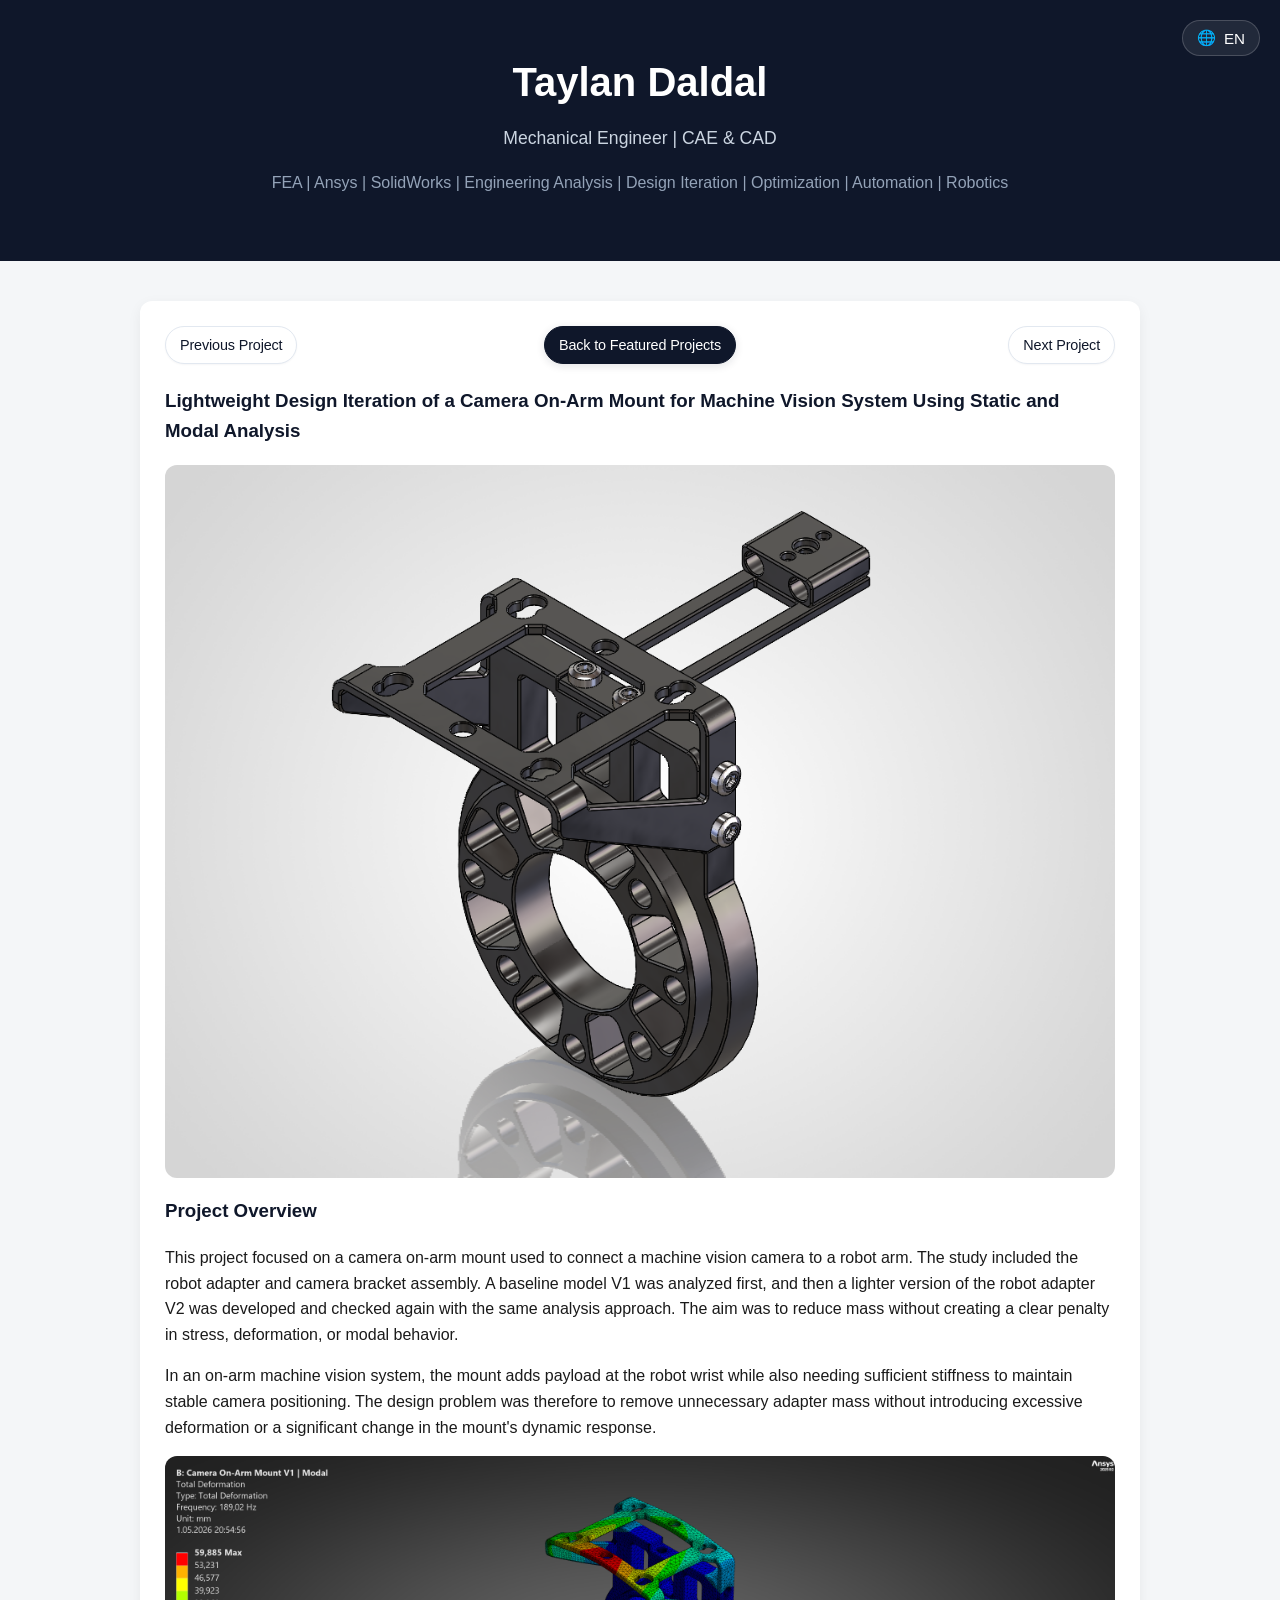
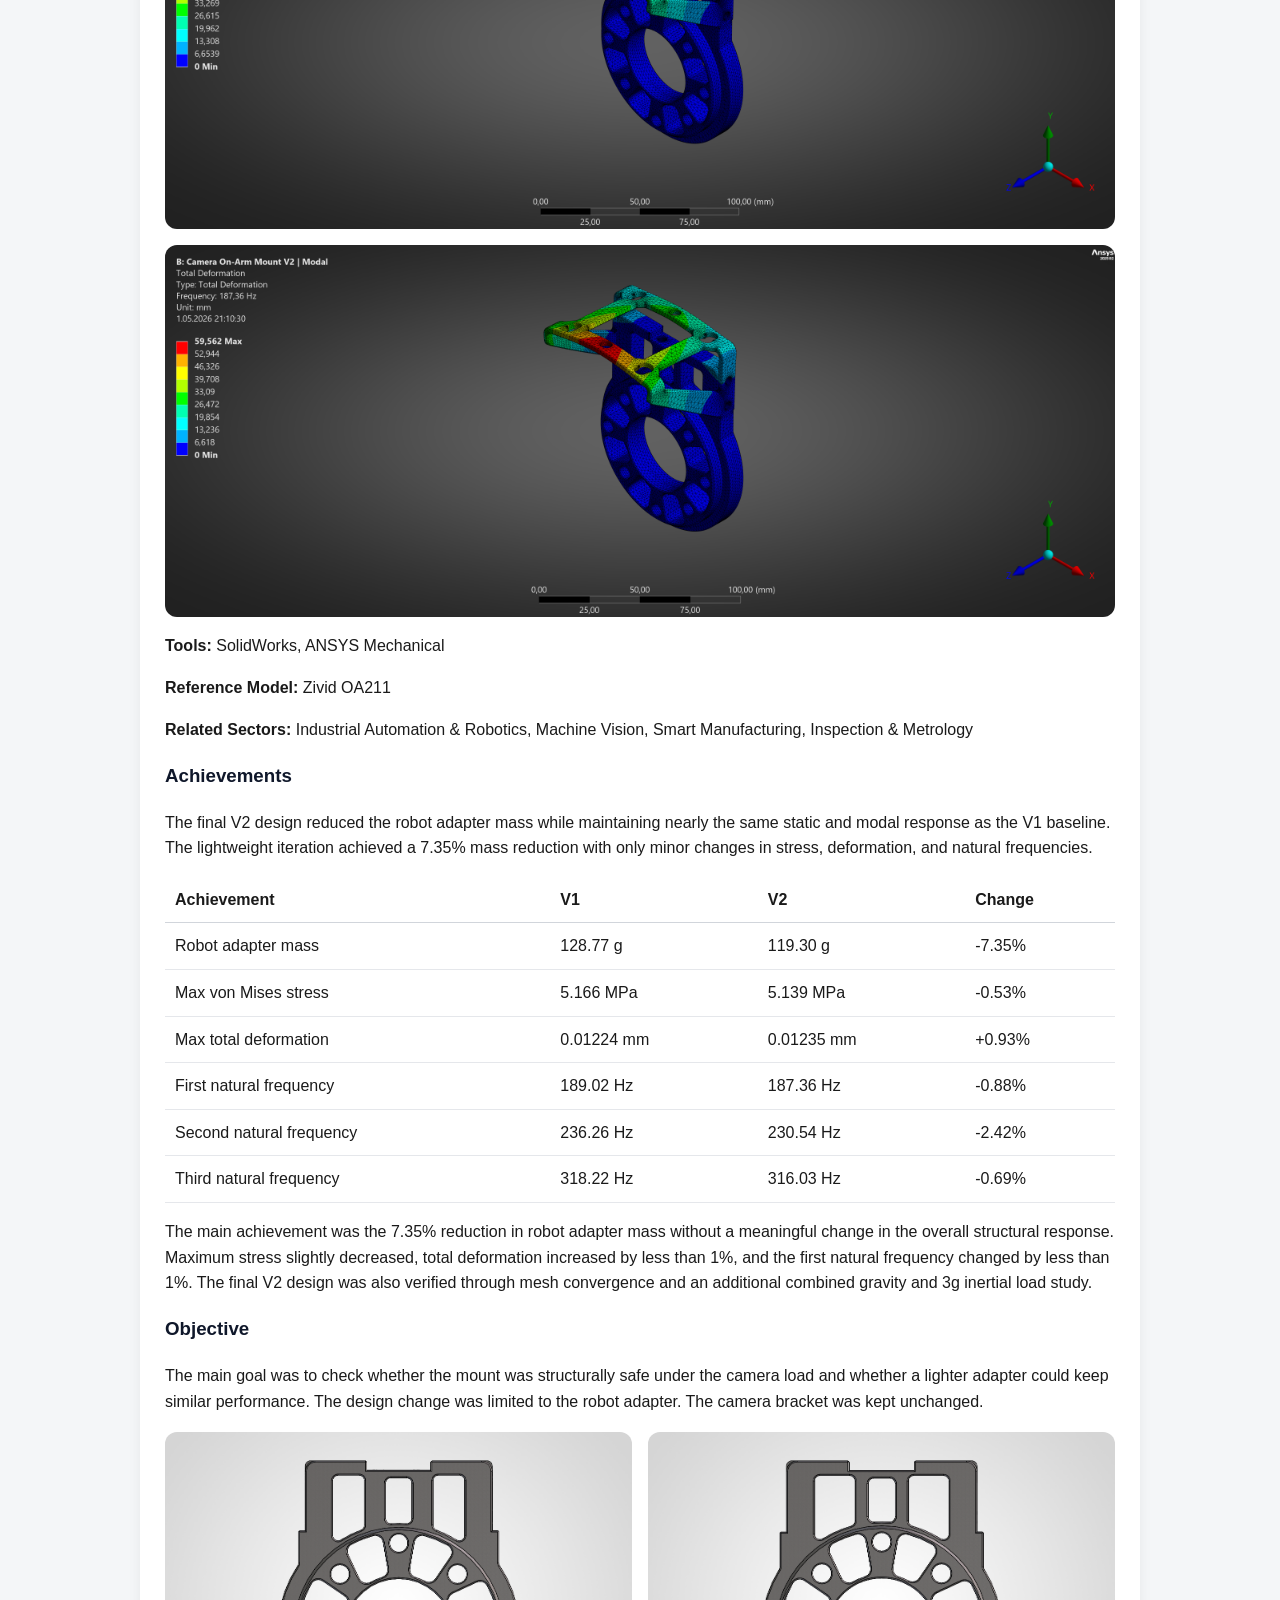
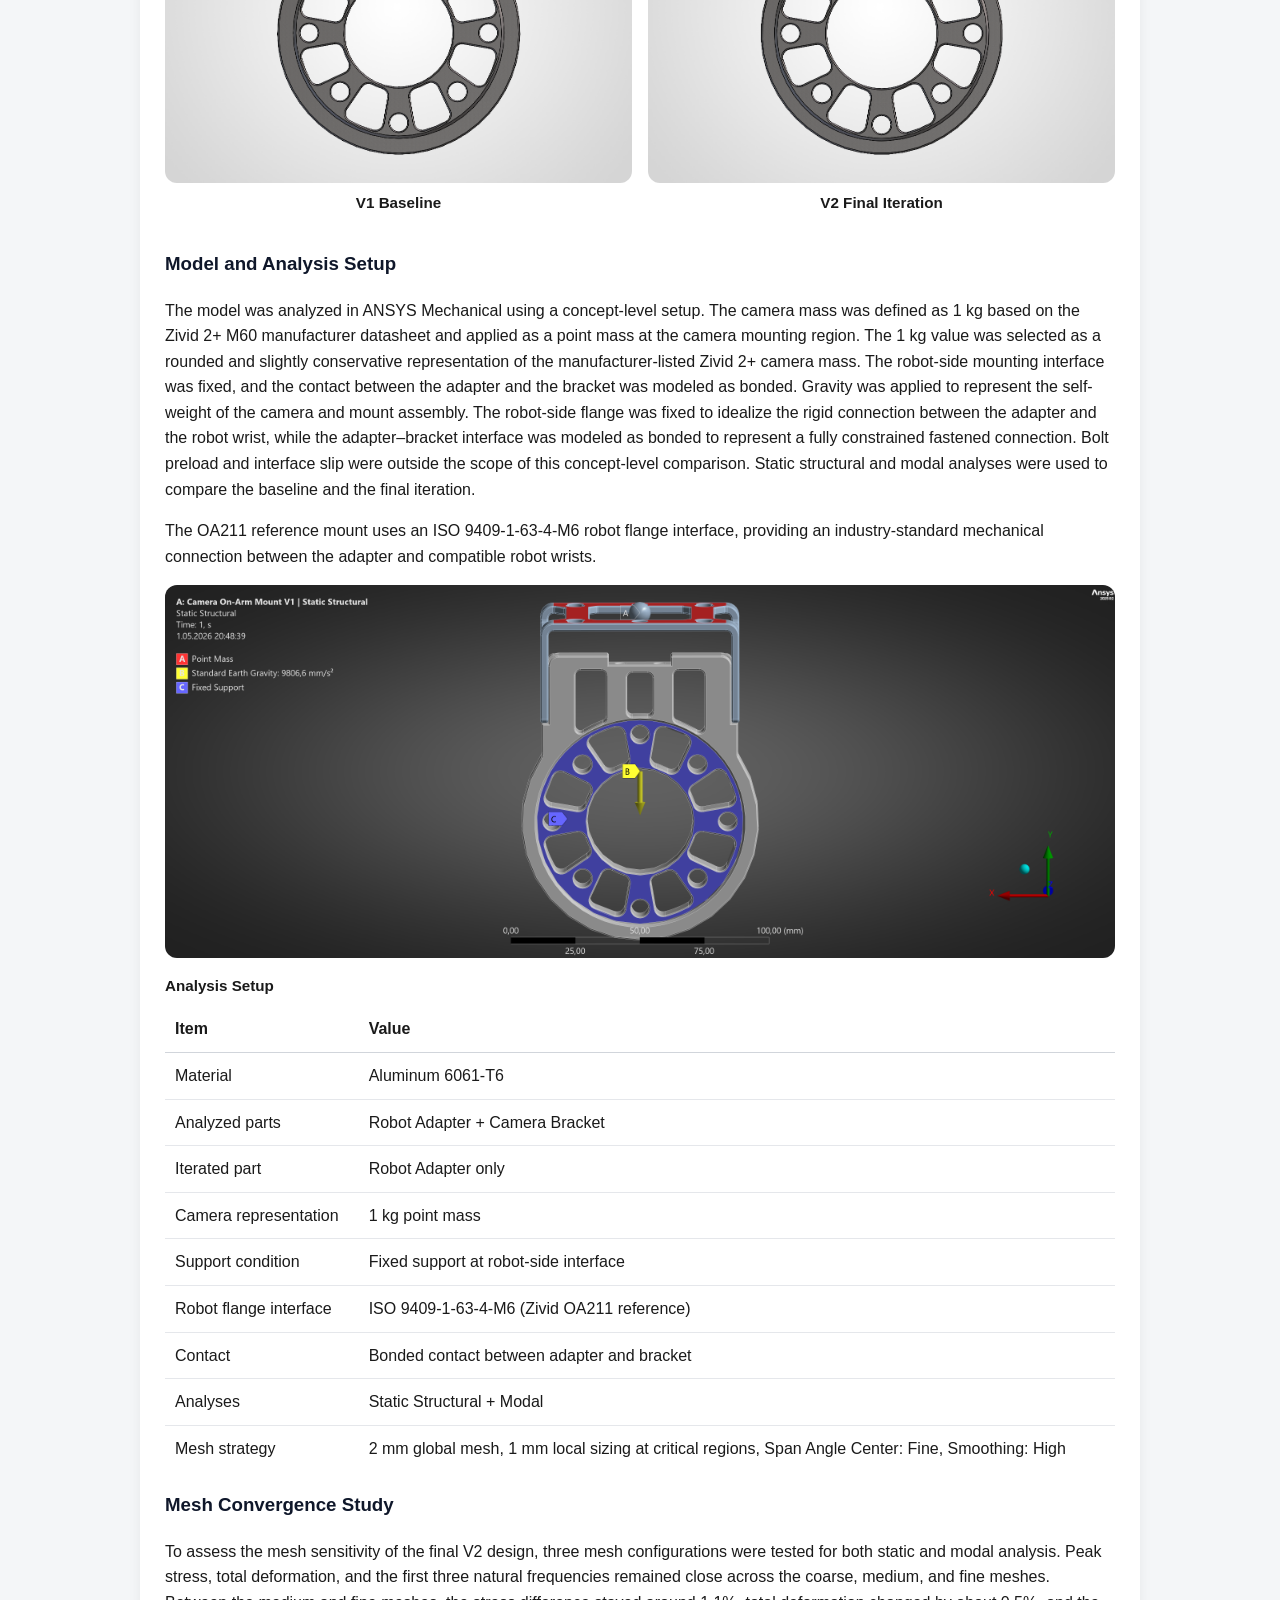
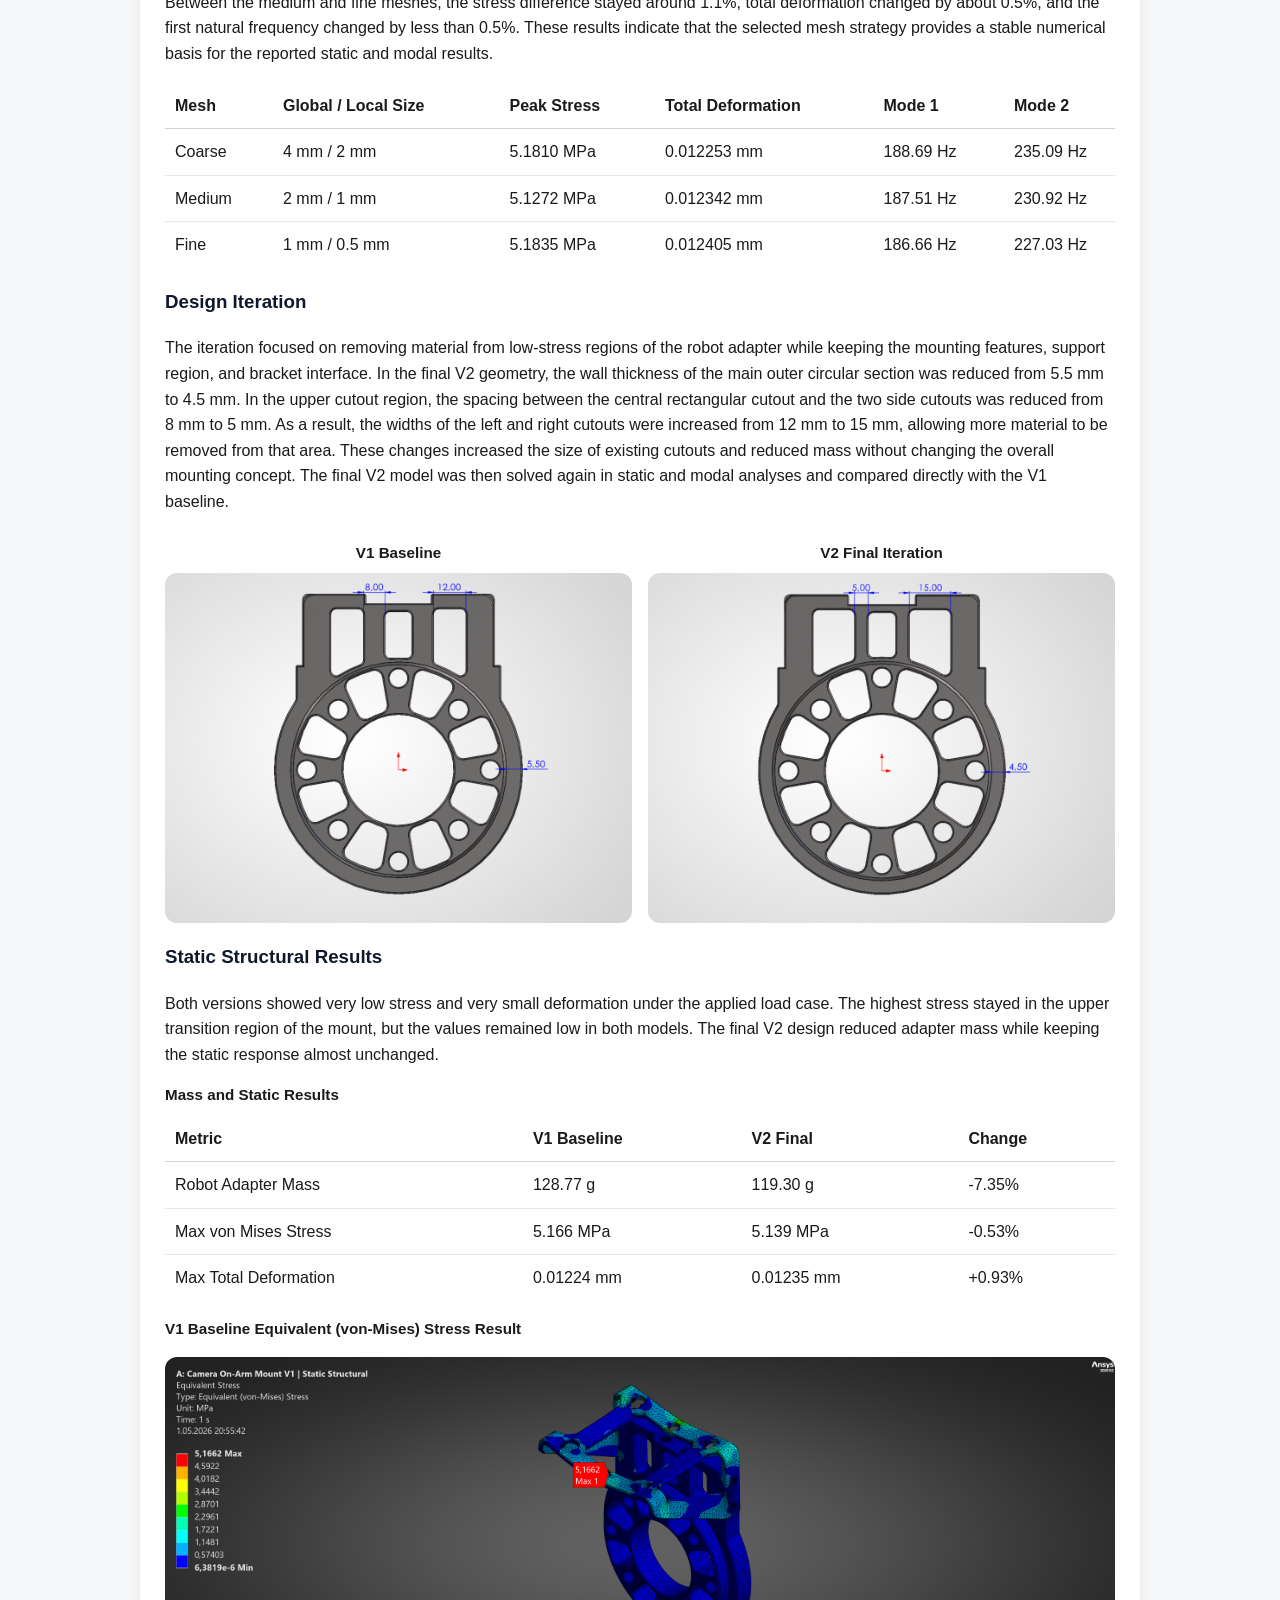
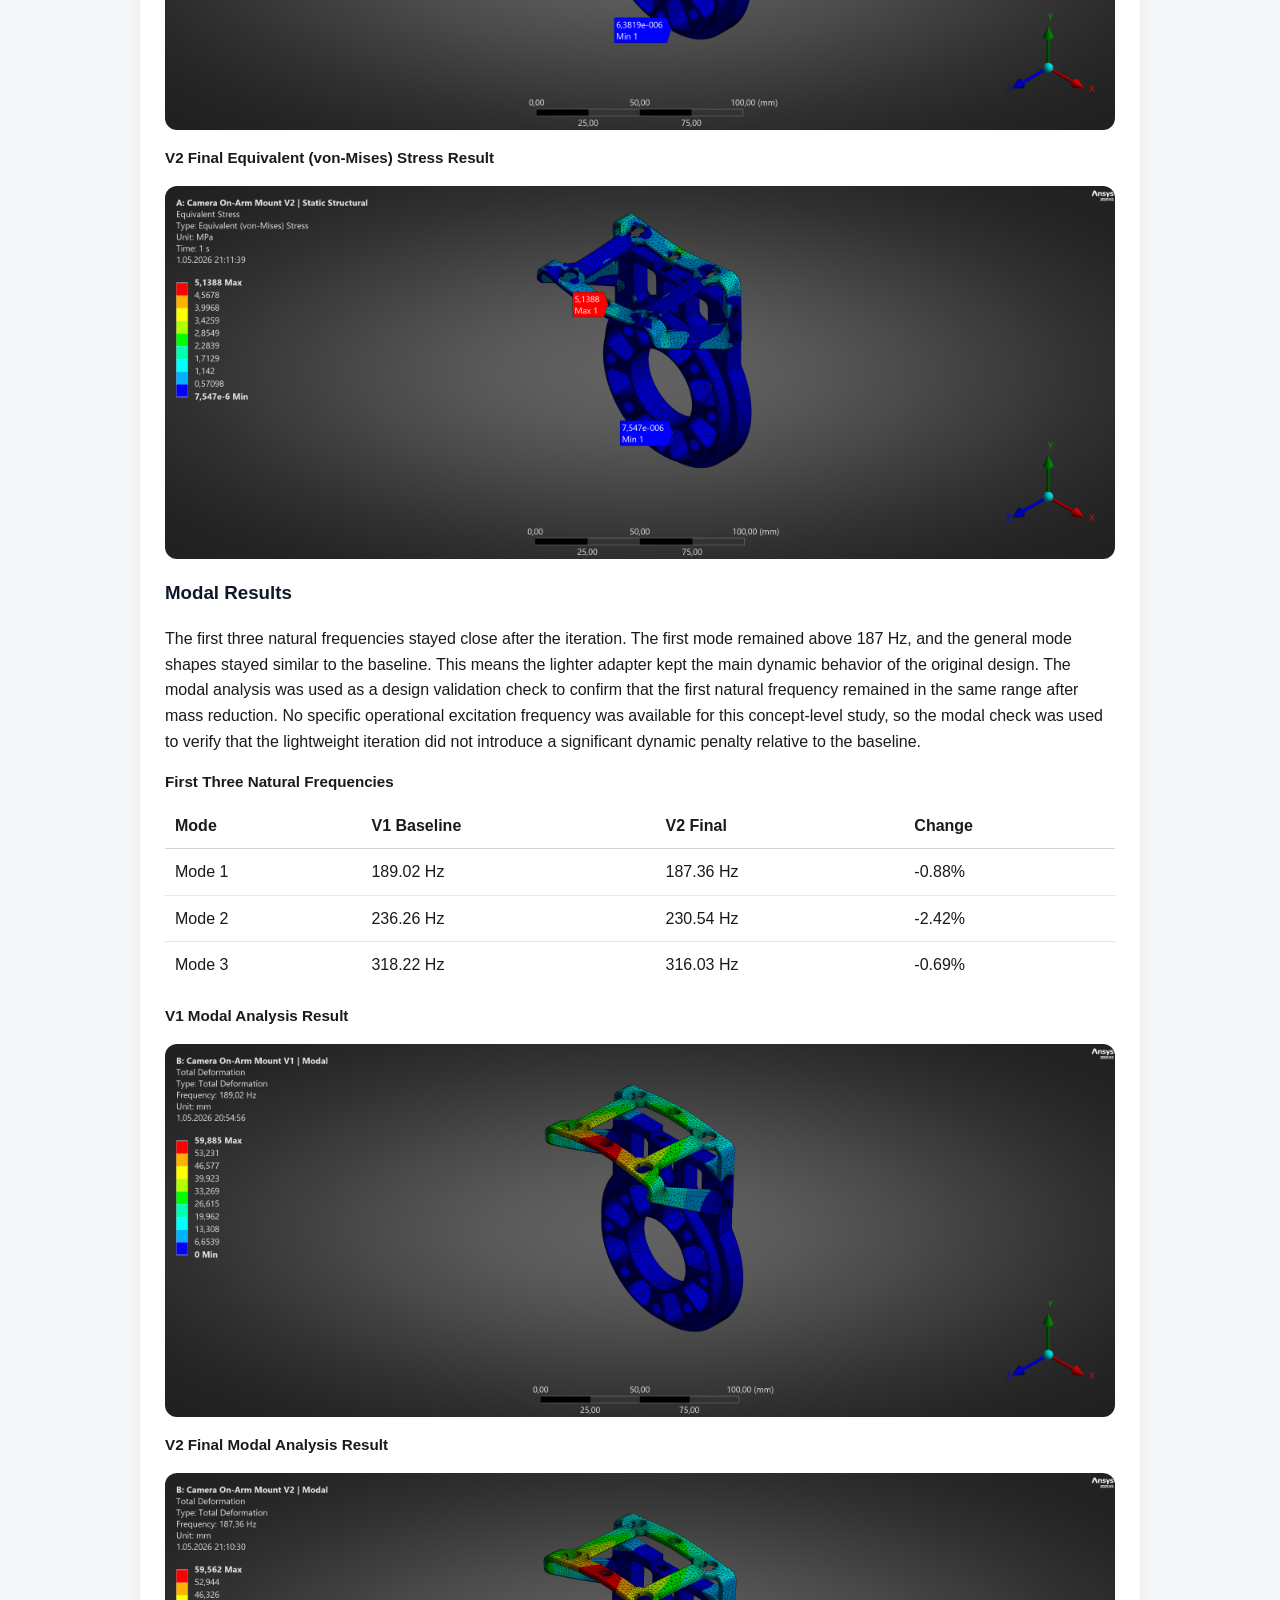
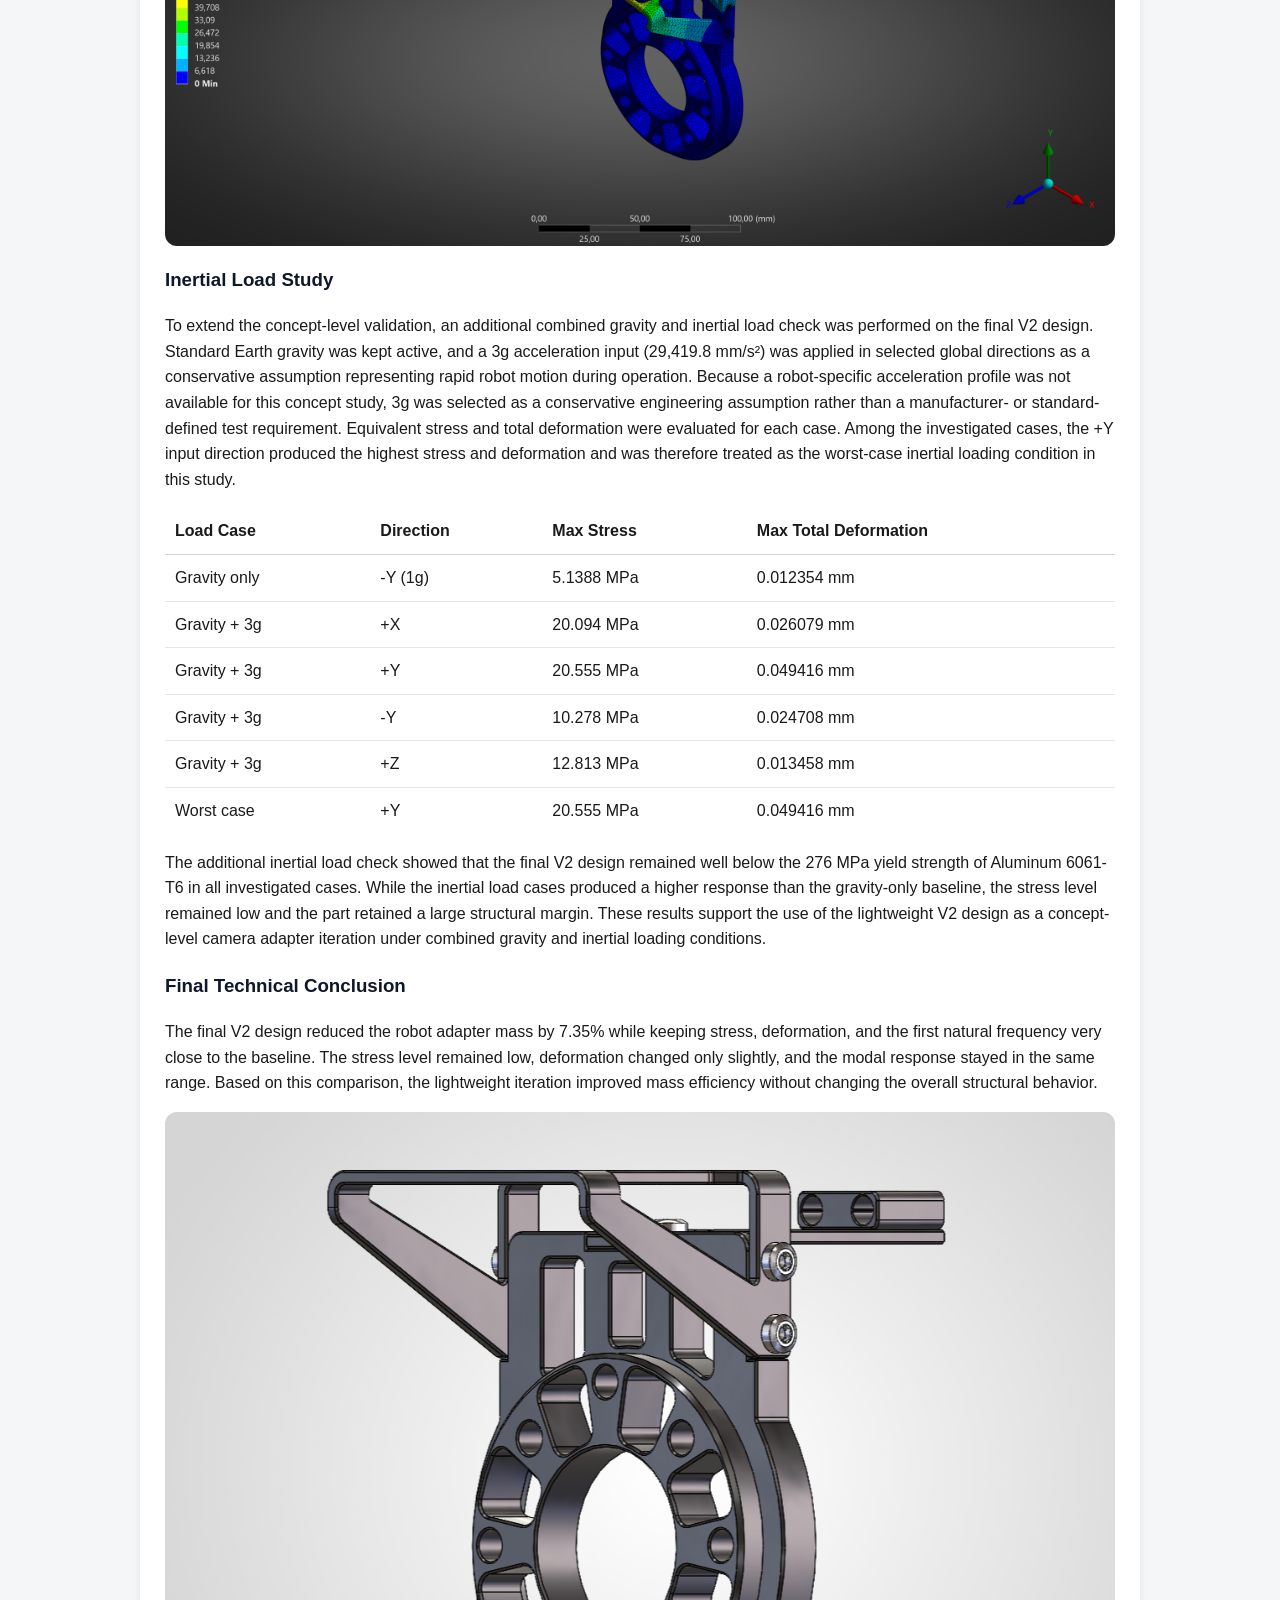
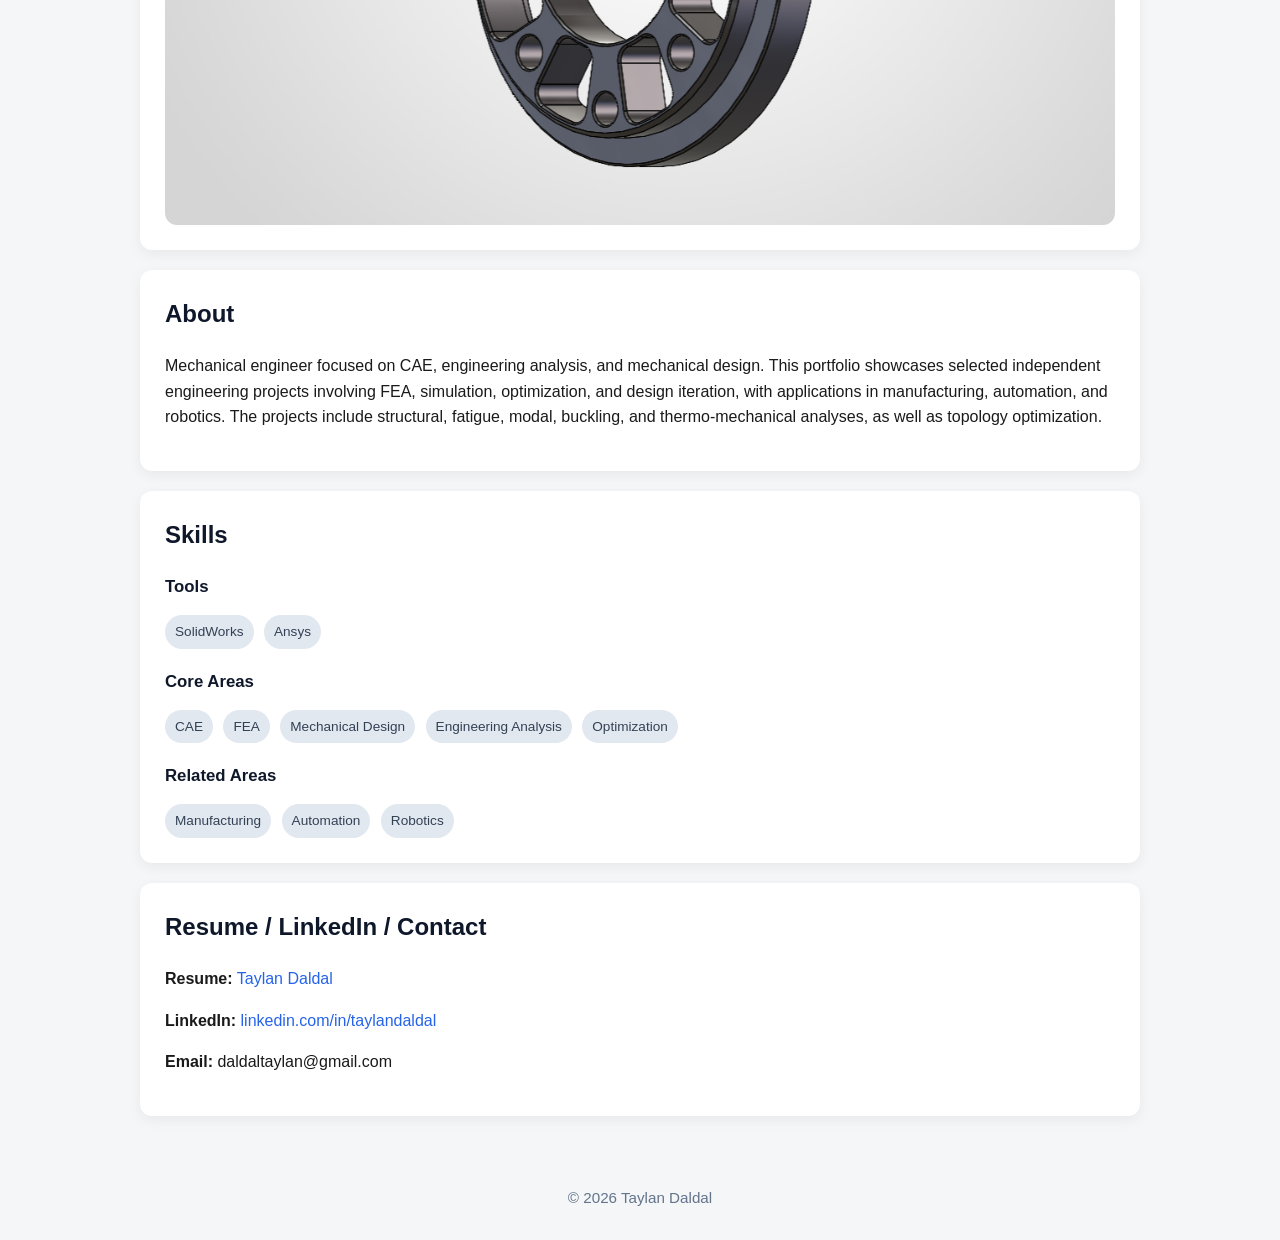
<file: project2.html>
<!DOCTYPE html>
<html lang="en">
<head>
  <meta charset="UTF-8" />
  <meta name="viewport" content="width=device-width, initial-scale=1.0" />
  <title>Project 2 | Taylan Daldal</title>
  <link rel="stylesheet" href="style.css?v=28" />
</head>
<body data-page="project2">
  <header>
    <div class="lang-switch">
      <button class="lang-btn" id="langBtn" type="button">
        🌐 <span id="currentLang">EN</span>
      </button>
      <div class="lang-menu" id="langMenu">
        <button class="lang-option" type="button" data-lang="en">English</button>
        <button class="lang-option" type="button" data-lang="de">Deutsch</button>
      </div>
    </div>

    <a href="index.html" class="site-home-link" aria-label="Back to homepage">
      <h1 data-i18n="heroTitle">Taylan Daldal</h1>
      <p data-i18n="heroRole">Mechanical Engineer | CAE & CAD</p>
      <p class="hero-sub" data-i18n="heroSub">FEA | Ansys | SolidWorks | Engineering Analysis | Design Iteration | Optimization | Automation | Robotics</p>
    </a>
  </header>

  <div class="container">

    <div class="section">
      <div class="project-nav">
        <a href="project3.html" class="back-link project-nav-link nav-left" data-i18n="previousProject">Previous Project</a>
        <a href="index.html" class="back-link project-nav-link nav-center" data-i18n="backLink">Back to Featured Projects</a>
        <a href="project1.html" class="back-link project-nav-link nav-right" data-i18n="nextProject">Next Project</a>
      </div>

      <h3 data-i18n="project2MainTitle">Lightweight Design Iteration of a Camera On-Arm Mount for Machine Vision System Using Static and Modal Analysis</h3>

      <div class="project-hero-image">
        <img src="project2/final.PNG" alt="Final Mount Design">
      </div>

      <h3 data-i18n="overviewTitle">Project Overview</h3>
      <p data-i18n="overviewText">
        This project focused on a camera on-arm mount used to connect a machine vision camera to a robot arm. The study included the robot adapter and camera bracket assembly. A baseline model V1 was analyzed first, and then a lighter version of the robot adapter V2 was developed and checked again with the same analysis approach. The aim was to reduce mass without creating a clear penalty in stress, deformation, or modal behavior.
      </p>

      <p data-i18n="overviewText2">
        In an on-arm machine vision system, the mount adds payload at the robot wrist while also needing sufficient stiffness to maintain stable camera positioning. The design problem was therefore to remove unnecessary adapter mass without introducing excessive deformation or a significant change in the mount's dynamic response.
      </p>

      <div class="project-full-stack">
        <img src="project2/v1modal.png" alt="Version 1 modal analysis">
        <img src="project2/v2modal.png" alt="Version 2 modal analysis">
      </div>

      <p class="tools-line"><strong data-i18n="toolsLabel">Tools:</strong> SolidWorks, ANSYS Mechanical</p>
      <p class="tools-line"><strong data-i18n="referenceModelLabel">Reference Model:</strong> Zivid OA211</p>
      <p class="tools-line"><strong data-i18n="relatedSectorsLabel">Related Sectors:</strong> <span data-i18n="relatedSectorsValue">Industrial Automation & Robotics, Machine Vision, Smart Manufacturing, Inspection & Metrology</span></p>

      <h3 data-i18n="achievementsTitle">Achievements</h3>
      <p data-i18n="achievementsIntro">
        The final V2 design reduced the robot adapter mass while maintaining nearly the same static and modal response as the V1 baseline. The lightweight iteration achieved a 7.35% mass reduction with only minor changes in stress, deformation, and natural frequencies.
      </p>

      <div class="table-scroll-auto">
        <table>
          <thead>
            <tr>
              <th data-i18n="tableAchievement">Achievement</th>
              <th>V1</th>
              <th>V2</th>
              <th data-i18n="tableChange">Change</th>
            </tr>
          </thead>
          <tbody>
            <tr><td data-i18n="achievementAdapterMass">Robot adapter mass</td><td>128.77 g</td><td>119.30 g</td><td>-7.35%</td></tr>
            <tr><td data-i18n="achievementMaxStress">Max von Mises stress</td><td>5.166 MPa</td><td>5.139 MPa</td><td>-0.53%</td></tr>
            <tr><td data-i18n="achievementMaxDeformation">Max total deformation</td><td>0.01224 mm</td><td>0.01235 mm</td><td>+0.93%</td></tr>
            <tr><td data-i18n="achievementMode1">First natural frequency</td><td>189.02 Hz</td><td>187.36 Hz</td><td>-0.88%</td></tr>
            <tr><td data-i18n="achievementMode2">Second natural frequency</td><td>236.26 Hz</td><td>230.54 Hz</td><td>-2.42%</td></tr>
            <tr><td data-i18n="achievementMode3">Third natural frequency</td><td>318.22 Hz</td><td>316.03 Hz</td><td>-0.69%</td></tr>
          </tbody>
        </table>
      </div>

      <p data-i18n="achievementsText">
        The main achievement was the 7.35% reduction in robot adapter mass without a meaningful change in the overall structural response. Maximum stress slightly decreased, total deformation increased by less than 1%, and the first natural frequency changed by less than 1%. The final V2 design was also verified through mesh convergence and an additional combined gravity and 3g inertial load study.
      </p>

      <h3 data-i18n="objectiveTitle">Objective</h3>
      <p data-i18n="objectiveText">
        The main goal was to check whether the mount was structurally safe under the camera load and whether a lighter adapter could keep similar performance. The design change was limited to the robot adapter. The camera bracket was kept unchanged.
      </p>

      <div class="project-top-row">
        <div>
          <img src="project2/v1main.PNG" alt="Version 1 main design view" style="width:100%; height:auto; display:block; border-radius:12px;">
          <p style="text-align:center; margin-top:8px; font-size:0.95rem;"><strong data-i18n="v1Baseline">V1 Baseline</strong></p>
        </div>

        <div>
          <img src="project2/v2main.PNG" alt="Version 2 main design view" style="width:100%; height:auto; display:block; border-radius:12px;">
          <p style="text-align:center; margin-top:8px; font-size:0.95rem;"><strong data-i18n="v2FinalIteration">V2 Final Iteration</strong></p>
        </div>
      </div>

      <h3 data-i18n="modelSetupTitle">Model and Analysis Setup</h3>
      <p data-i18n="modelSetupText">
        The model was analyzed in ANSYS Mechanical using a concept-level setup. The camera mass was defined as 1 kg based on the Zivid 2+ M60 manufacturer datasheet and applied as a point mass at the camera mounting region. The 1 kg value was selected as a rounded and slightly conservative representation of the manufacturer-listed Zivid 2+ camera mass. The robot-side mounting interface was fixed, and the contact between the adapter and the bracket was modeled as bonded. Gravity was applied to represent the self-weight of the camera and mount assembly. The robot-side flange was fixed to idealize the rigid connection between the adapter and the robot wrist, while the adapter–bracket interface was modeled as bonded to represent a fully constrained fastened connection. Bolt preload and interface slip were outside the scope of this concept-level comparison. Static structural and modal analyses were used to compare the baseline and the final iteration.
      </p>

      <p data-i18n="modelSetupIsoText">
        The OA211 reference mount uses an ISO 9409-1-63-4-M6 robot flange interface, providing an industry-standard mechanical connection between the adapter and compatible robot wrists.
      </p>

      <img src="project2/v1support.png" alt="Version 1 point mass, contact, and support" style="max-width:100%; height:auto; display:block; margin:16px auto 0; border-radius:12px;">

      <p style="margin-top:16px; margin-bottom:8px; font-size:0.95rem;"><strong data-i18n="analysisSetupTableTitle">Analysis Setup</strong></p>

      <table style="width:100%; border-collapse:collapse; margin-top:8px;">
        <thead>
          <tr>
            <th style="text-align:left; padding:10px; border-bottom:1px solid #d1d5db;" data-i18n="tableItem">Item</th>
            <th style="text-align:left; padding:10px; border-bottom:1px solid #d1d5db;" data-i18n="tableValue">Value</th>
          </tr>
        </thead>
        <tbody>
          <tr>
            <td style="padding:10px; border-bottom:1px solid #e5e7eb;" data-i18n="analysisItemMaterial">Material</td>
            <td style="padding:10px; border-bottom:1px solid #e5e7eb;">Aluminum 6061-T6</td>
          </tr>
          <tr>
            <td style="padding:10px; border-bottom:1px solid #e5e7eb;" data-i18n="analysisItemAnalysedParts">Analyzed parts</td>
            <td style="padding:10px; border-bottom:1px solid #e5e7eb;" data-i18n="analysisValueAnalysedParts">Robot Adapter + Camera Bracket</td>
          </tr>
          <tr>
            <td style="padding:10px; border-bottom:1px solid #e5e7eb;" data-i18n="analysisItemOptimisedPart">Iterated part</td>
            <td style="padding:10px; border-bottom:1px solid #e5e7eb;" data-i18n="analysisValueOptimisedPart">Robot Adapter only</td>
          </tr>
          <tr>
            <td style="padding:10px; border-bottom:1px solid #e5e7eb;" data-i18n="analysisItemCameraRepresentation">Camera representation</td>
            <td style="padding:10px; border-bottom:1px solid #e5e7eb;" data-i18n="analysisValueCameraRepresentation">1 kg point mass</td>
          </tr>
          <tr>
            <td style="padding:10px; border-bottom:1px solid #e5e7eb;" data-i18n="analysisItemSupportCondition">Support condition</td>
            <td style="padding:10px; border-bottom:1px solid #e5e7eb;" data-i18n="analysisValueSupportCondition">Fixed support at robot-side interface</td>
          </tr>
          <tr>
            <td style="padding:10px; border-bottom:1px solid #e5e7eb;" data-i18n="analysisItemRobotFlangeInterface">Robot flange interface</td>
            <td style="padding:10px; border-bottom:1px solid #e5e7eb;" data-i18n="analysisValueRobotFlangeInterface">ISO 9409-1-63-4-M6 (Zivid OA211 reference)</td>
          </tr>
          <tr>
            <td style="padding:10px; border-bottom:1px solid #e5e7eb;" data-i18n="analysisItemContact">Contact</td>
            <td style="padding:10px; border-bottom:1px solid #e5e7eb;" data-i18n="analysisValueContact">Bonded contact between adapter and bracket</td>
          </tr>
          <tr>
            <td style="padding:10px; border-bottom:1px solid #e5e7eb;" data-i18n="analysisItemAnalyses">Analyses</td>
            <td style="padding:10px; border-bottom:1px solid #e5e7eb;" data-i18n="analysisValueAnalyses">Static Structural + Modal</td>
          </tr>
          <tr>
            <td style="padding:10px;" data-i18n="analysisItemMeshStrategy">Mesh strategy</td>
            <td style="padding:10px;" data-i18n="analysisValueMeshStrategy">2 mm global mesh, 1 mm local sizing at critical regions, Span Angle Center: Fine, Smoothing: High</td>
          </tr>
        </tbody>
      </table>

      <h3 data-i18n="meshStudyTitle">Mesh Convergence Study</h3>
      <p data-i18n="meshStudyIntroText">
        To assess the mesh sensitivity of the final V2 design, three mesh configurations were tested for both static and modal analysis. Peak stress, total deformation, and the first three natural frequencies remained close across the coarse, medium, and fine meshes. Between the medium and fine meshes, the stress difference stayed around 1.1%, total deformation changed by about 0.5%, and the first natural frequency changed by less than 0.5%. These results indicate that the selected mesh strategy provides a stable numerical basis for the reported static and modal results.
      </p>

      <div class="table-scroll">
        <table style="width:100%; border-collapse:collapse;">
          <thead>
            <tr>
              <th style="text-align:left; padding:10px; border-bottom:1px solid #d1d5db;" data-i18n="meshTableColMesh">Mesh</th>
              <th style="text-align:left; padding:10px; border-bottom:1px solid #d1d5db;" data-i18n="meshTableColGlobalLocalSize">Global / Local Size</th>
              <th style="text-align:left; padding:10px; border-bottom:1px solid #d1d5db;" data-i18n="meshTableColPeakStress">Peak Stress</th>
              <th style="text-align:left; padding:10px; border-bottom:1px solid #d1d5db;" data-i18n="meshTableColTotalDef">Total Deformation</th>
              <th style="text-align:left; padding:10px; border-bottom:1px solid #d1d5db;" data-i18n="meshTableColMode1">Mode 1</th>
              <th style="text-align:left; padding:10px; border-bottom:1px solid #d1d5db;" data-i18n="meshTableColMode2">Mode 2</th>
              <th style="text-align:left; padding:10px; border-bottom:1px solid #d1d5db;" data-i18n="meshTableColMode3">Mode 3</th>
            </tr>
          </thead>
          <tbody>
            <tr>
              <td style="padding:10px; border-bottom:1px solid #e5e7eb;" data-i18n="meshRowCoarse">Coarse</td>
              <td style="padding:10px; border-bottom:1px solid #e5e7eb;">4 mm / 2 mm</td>
              <td style="padding:10px; border-bottom:1px solid #e5e7eb;">5.1810 MPa</td>
              <td style="padding:10px; border-bottom:1px solid #e5e7eb;">0.012253 mm</td>
              <td style="padding:10px; border-bottom:1px solid #e5e7eb;">188.69 Hz</td>
              <td style="padding:10px; border-bottom:1px solid #e5e7eb;">235.09 Hz</td>
              <td style="padding:10px; border-bottom:1px solid #e5e7eb;">318.56 Hz</td>
            </tr>
            <tr>
              <td style="padding:10px; border-bottom:1px solid #e5e7eb;" data-i18n="meshRowMedium">Medium</td>
              <td style="padding:10px; border-bottom:1px solid #e5e7eb;">2 mm / 1 mm</td>
              <td style="padding:10px; border-bottom:1px solid #e5e7eb;">5.1272 MPa</td>
              <td style="padding:10px; border-bottom:1px solid #e5e7eb;">0.012342 mm</td>
              <td style="padding:10px; border-bottom:1px solid #e5e7eb;">187.51 Hz</td>
              <td style="padding:10px; border-bottom:1px solid #e5e7eb;">230.92 Hz</td>
              <td style="padding:10px; border-bottom:1px solid #e5e7eb;">316.29 Hz</td>
            </tr>
            <tr>
              <td style="padding:10px;" data-i18n="meshRowFine">Fine</td>
              <td style="padding:10px;">1 mm / 0.5 mm</td>
              <td style="padding:10px;">5.1835 MPa</td>
              <td style="padding:10px;">0.012405 mm</td>
              <td style="padding:10px;">186.66 Hz</td>
              <td style="padding:10px;">227.03 Hz</td>
              <td style="padding:10px;">314.54 Hz</td>
            </tr>
          </tbody>
        </table>
      </div>

      <h3 data-i18n="designIterationTitle">Design Iteration</h3>
      <p data-i18n="designIterationText">
        The iteration focused on removing material from low-stress regions of the robot adapter while keeping the mounting features, support region, and bracket interface. In the final V2 geometry, the wall thickness of the main outer circular section was reduced from 5.5 mm to 4.5 mm. In the upper cutout region, the spacing between the central rectangular cutout and the two side cutouts was reduced from 8 mm to 5 mm. As a result, the widths of the left and right cutouts were increased from 12 mm to 15 mm, allowing more material to be removed from that area. These changes increased the size of existing cutouts and reduced mass without changing the overall mounting concept. The final V2 model was then solved again in static and modal analyses and compared directly with the V1 baseline.
      </p>

      <div class="project-top-row">
        <div>
          <p style="text-align:center; margin-top:8px; margin-bottom:8px; font-size:0.95rem;"><strong data-i18n="v1Baseline">V1 Baseline</strong></p>
          <img src="project2/f11.png" alt="Version 1 comparison view" style="width:100%; height:auto; display:block; border-radius:12px;">
        </div>

        <div>
          <p style="text-align:center; margin-top:8px; margin-bottom:8px; font-size:0.95rem;"><strong data-i18n="v2FinalIteration">V2 Final Iteration</strong></p>
          <img src="project2/f22.png" alt="Version 2 comparison view" style="width:100%; height:auto; display:block; border-radius:12px;">
        </div>
      </div>

      <h3 data-i18n="staticStructuralResultsTitle">Static Structural Results</h3>
      <p data-i18n="staticStructuralResultsIntro">
        Both versions showed very low stress and very small deformation under the applied load case. The highest stress stayed in the upper transition region of the mount, but the values remained low in both models. The final V2 design reduced adapter mass while keeping the static response almost unchanged.
      </p>

      <p style="margin-top:16px; margin-bottom:8px; font-size:0.95rem;"><strong data-i18n="massStaticTableTitle">Mass and Static Results</strong></p>

      <table style="width:100%; border-collapse:collapse; margin-top:8px;">
        <thead>
          <tr>
            <th style="text-align:left; padding:10px; border-bottom:1px solid #d1d5db;" data-i18n="tableMetric">Metric</th>
            <th style="text-align:left; padding:10px; border-bottom:1px solid #d1d5db;" data-i18n="tableV1Baseline">V1 Baseline</th>
            <th style="text-align:left; padding:10px; border-bottom:1px solid #d1d5db;" data-i18n="tableV2Final">V2 Final</th>
            <th style="text-align:left; padding:10px; border-bottom:1px solid #d1d5db;" data-i18n="tableChange">Change</th>
          </tr>
        </thead>
        <tbody>
          <tr>
            <td style="padding:10px; border-bottom:1px solid #e5e7eb;" data-i18n="metricAdapterMass">Robot Adapter Mass</td>
            <td style="padding:10px; border-bottom:1px solid #e5e7eb;">128.77 g</td>
            <td style="padding:10px; border-bottom:1px solid #e5e7eb;">119.30 g</td>
            <td style="padding:10px; border-bottom:1px solid #e5e7eb;">-7.35%</td>
          </tr>
          <tr>
            <td style="padding:10px; border-bottom:1px solid #e5e7eb;" data-i18n="metricMaxStress">Max von Mises Stress</td>
            <td style="padding:10px; border-bottom:1px solid #e5e7eb;">5.166 MPa</td>
            <td style="padding:10px; border-bottom:1px solid #e5e7eb;">5.139 MPa</td>
            <td style="padding:10px; border-bottom:1px solid #e5e7eb;">-0.53%</td>
          </tr>
          <tr>
            <td style="padding:10px;" data-i18n="metricMaxDeformation">Max Total Deformation</td>
            <td style="padding:10px;">0.01224 mm</td>
            <td style="padding:10px;">0.01235 mm</td>
            <td style="padding:10px;">+0.93%</td>
          </tr>
        </tbody>
      </table>

      <p style="margin-top:16px; margin-bottom:8px; font-size:0.95rem;"><strong data-i18n="v1StressResultTitle">V1 Baseline Equivalent (von-Mises) Stress Result</strong></p>
      <img src="project2/v1stress.png" alt="Version 1 stress" style="max-width:100%; height:auto; display:block; margin:16px auto 0; border-radius:12px;">

      <p style="margin-top:16px; margin-bottom:8px; font-size:0.95rem;"><strong data-i18n="v2StressResultTitle">V2 Final Equivalent (von-Mises) Stress Result</strong></p>
      <img src="project2/v2stress.png" alt="Version 2 stress" style="max-width:100%; height:auto; display:block; margin:16px auto 0; border-radius:12px;">

      <h3 data-i18n="modalResultsTitle">Modal Results</h3>
      <p data-i18n="modalResultsIntro">
        The first three natural frequencies stayed close after the iteration. The first mode remained above 187 Hz, and the general mode shapes stayed similar to the baseline. This means the lighter adapter kept the main dynamic behavior of the original design. The modal analysis was used as a design validation check to confirm that the first natural frequency remained in the same range after mass reduction. No specific operational excitation frequency was available for this concept-level study, so the modal check was used to verify that the lightweight iteration did not introduce a significant dynamic penalty relative to the baseline.
      </p>

      <p style="margin-top:16px; margin-bottom:8px; font-size:0.95rem;"><strong data-i18n="modalFreqTableTitle">First Three Natural Frequencies</strong></p>

      <table style="width:100%; border-collapse:collapse; margin-top:8px;">
        <thead>
          <tr>
            <th style="text-align:left; padding:10px; border-bottom:1px solid #d1d5db;" data-i18n="tableMode">Mode</th>
            <th style="text-align:left; padding:10px; border-bottom:1px solid #d1d5db;" data-i18n="tableV1Baseline">V1 Baseline</th>
            <th style="text-align:left; padding:10px; border-bottom:1px solid #d1d5db;" data-i18n="tableV2Final">V2 Final</th>
            <th style="text-align:left; padding:10px; border-bottom:1px solid #d1d5db;" data-i18n="tableChange">Change</th>
          </tr>
        </thead>
        <tbody>
          <tr>
            <td style="padding:10px; border-bottom:1px solid #e5e7eb;">Mode 1</td>
            <td style="padding:10px; border-bottom:1px solid #e5e7eb;">189.02 Hz</td>
            <td style="padding:10px; border-bottom:1px solid #e5e7eb;">187.36 Hz</td>
            <td style="padding:10px; border-bottom:1px solid #e5e7eb;">-0.88%</td>
          </tr>
          <tr>
            <td style="padding:10px; border-bottom:1px solid #e5e7eb;">Mode 2</td>
            <td style="padding:10px; border-bottom:1px solid #e5e7eb;">236.26 Hz</td>
            <td style="padding:10px; border-bottom:1px solid #e5e7eb;">230.54 Hz</td>
            <td style="padding:10px; border-bottom:1px solid #e5e7eb;">-2.42%</td>
          </tr>
          <tr>
            <td style="padding:10px;">Mode 3</td>
            <td style="padding:10px;">318.22 Hz</td>
            <td style="padding:10px;">316.03 Hz</td>
            <td style="padding:10px;">-0.69%</td>
          </tr>
        </tbody>
      </table>

      <p style="margin-top:16px; margin-bottom:8px; font-size:0.95rem;"><strong data-i18n="v1ModalTitle">V1 Modal Analysis Result</strong></p>
      <img src="project2/v1modal.png" alt="Version 1 modal" style="max-width:100%; height:auto; display:block; margin:16px auto 0; border-radius:12px;">

      <p style="margin-top:16px; margin-bottom:8px; font-size:0.95rem;"><strong data-i18n="v2ModalTitle">V2 Final Modal Analysis Result</strong></p>
      <img src="project2/v2modal.png" alt="Version 2 modal" style="max-width:100%; height:auto; display:block; margin:16px auto 0; border-radius:12px;">

      <h3 data-i18n="inertialStudyTitle">Inertial Load Study</h3>
      <p data-i18n="inertialStudyIntroText">
        To extend the concept-level validation, an additional combined gravity and inertial load check was performed on the final V2 design. Standard Earth gravity was kept active, and a 3g acceleration input (29,419.8 mm/s²) was applied in selected global directions as a conservative assumption representing rapid robot motion during operation. Because a robot-specific acceleration profile was not available for this concept study, 3g was selected as a conservative engineering assumption rather than a manufacturer- or standard-defined test requirement. Equivalent stress and total deformation were evaluated for each case. Among the investigated cases, the +Y input direction produced the highest stress and deformation and was therefore treated as the worst-case inertial loading condition in this study.
      </p>

      <table style="width:100%; border-collapse:collapse;">
        <thead>
          <tr>
            <th style="text-align:left; padding:10px; border-bottom:1px solid #d1d5db;" data-i18n="inertialTableColLoadCase">Load Case</th>
            <th style="text-align:left; padding:10px; border-bottom:1px solid #d1d5db;" data-i18n="inertialTableColDirection">Direction</th>
            <th style="text-align:left; padding:10px; border-bottom:1px solid #d1d5db;" data-i18n="inertialTableColMaxStress">Max Stress</th>
            <th style="text-align:left; padding:10px; border-bottom:1px solid #d1d5db;" data-i18n="inertialTableColMaxDeformation">Max Total Deformation</th>
          </tr>
        </thead>
        <tbody>
          <tr>
            <td style="padding:10px; border-bottom:1px solid #e5e7eb;" data-i18n="inertialRowGravityOnly">Gravity only</td>
            <td style="padding:10px; border-bottom:1px solid #e5e7eb;">-Y (1g)</td>
            <td style="padding:10px; border-bottom:1px solid #e5e7eb;">5.1388 MPa</td>
            <td style="padding:10px; border-bottom:1px solid #e5e7eb;">0.012354 mm</td>
          </tr>
          <tr>
            <td style="padding:10px; border-bottom:1px solid #e5e7eb;" data-i18n="inertialRowGravity3g">Gravity + 3g</td>
            <td style="padding:10px; border-bottom:1px solid #e5e7eb;">+X</td>
            <td style="padding:10px; border-bottom:1px solid #e5e7eb;">20.094 MPa</td>
            <td style="padding:10px; border-bottom:1px solid #e5e7eb;">0.026079 mm</td>
          </tr>
          <tr>
            <td style="padding:10px; border-bottom:1px solid #e5e7eb;" data-i18n="inertialRowGravity3g">Gravity + 3g</td>
            <td style="padding:10px; border-bottom:1px solid #e5e7eb;">+Y</td>
            <td style="padding:10px; border-bottom:1px solid #e5e7eb;">20.555 MPa</td>
            <td style="padding:10px; border-bottom:1px solid #e5e7eb;">0.049416 mm</td>
          </tr>
          <tr>
            <td style="padding:10px; border-bottom:1px solid #e5e7eb;" data-i18n="inertialRowGravity3g">Gravity + 3g</td>
            <td style="padding:10px; border-bottom:1px solid #e5e7eb;">-Y</td>
            <td style="padding:10px; border-bottom:1px solid #e5e7eb;">10.278 MPa</td>
            <td style="padding:10px; border-bottom:1px solid #e5e7eb;">0.024708 mm</td>
          </tr>
          <tr>
            <td style="padding:10px; border-bottom:1px solid #e5e7eb;" data-i18n="inertialRowGravity3g">Gravity + 3g</td>
            <td style="padding:10px; border-bottom:1px solid #e5e7eb;">+Z</td>
            <td style="padding:10px; border-bottom:1px solid #e5e7eb;">12.813 MPa</td>
            <td style="padding:10px; border-bottom:1px solid #e5e7eb;">0.013458 mm</td>
          </tr>
          <tr>
            <td style="padding:10px;" data-i18n="inertialRowWorstCase">Worst case</td>
            <td style="padding:10px;">+Y</td>
            <td style="padding:10px;">20.555 MPa</td>
            <td style="padding:10px;">0.049416 mm</td>
          </tr>
        </tbody>
      </table>

      <p data-i18n="inertialStudyConclusionText">
        The additional inertial load check showed that the final V2 design remained well below the 276 MPa yield strength of Aluminum 6061-T6 in all investigated cases. While the inertial load cases produced a higher response than the gravity-only baseline, the stress level remained low and the part retained a large structural margin. These results support the use of the lightweight V2 design as a concept-level camera adapter iteration under combined gravity and inertial loading conditions.
      </p>

      <h3 data-i18n="finalConclusionTitle">Final Technical Conclusion</h3>
      <p data-i18n="finalConclusionText">
        The final V2 design reduced the robot adapter mass by 7.35% while keeping stress, deformation, and the first natural frequency very close to the baseline. The stress level remained low, deformation changed only slightly, and the modal response stayed in the same range. Based on this comparison, the lightweight iteration improved mass efficiency without changing the overall structural behavior.
      </p>

      <div class="project-hero-image">
        <img src="project2/final2.PNG" alt="Final mount on-arm">
      </div>
    </div>

    <div class="section">
      <h2 data-i18n="aboutTitle">About</h2>
      <p data-i18n="aboutText">
        Mechanical engineer focused on CAE, engineering analysis, and mechanical design. This portfolio showcases selected independent engineering projects involving FEA, simulation, optimization, and design iteration, with applications in manufacturing, automation, and robotics. The projects include structural, fatigue, modal, buckling, and thermo-mechanical analyses, as well as topology optimization.
      </p>
    </div>

    <div class="section">
      <h2 data-i18n="skillsTitle">Skills</h2>

      
      <div class="skills-group">
        <h3 data-i18n="toolsTitle">Tools</h3>
        <span class="tag" data-i18n="skillSolidWorks">SolidWorks</span>
        <span class="tag" data-i18n="skillAnsys">Ansys</span>
      </div>

      <div class="skills-group">
        <h3 data-i18n="coreTitle">Core Areas</h3>
        <span class="tag" data-i18n="skillCAE">CAE</span>
        <span class="tag" data-i18n="skillFEA">FEA</span>
        <span class="tag" data-i18n="skillMechanicalDesign">Mechanical Design</span>
        <span class="tag" data-i18n="skillEngineeringAnalysis">Engineering Analysis</span>
        <span class="tag" data-i18n="skillOptimization">Optimization</span>
      </div>

      <div class="skills-group">
        <h3 data-i18n="relatedTitle">Related Areas</h3>
        <span class="tag" data-i18n="skillManufacturing">Manufacturing</span>
        <span class="tag" data-i18n="skillAutomation">Automation</span>
        <span class="tag" data-i18n="skillRobotics">Robotics</span>
      </div>
    </div>

    <div class="section">
      <h2 data-i18n="contactTitle">Resume / LinkedIn / Contact</h2>
      <p><strong data-i18n="resumeLabel">Resume:</strong> <a href="Taylan-Daldal-Resume.pdf" target="_blank">Taylan Daldal</a></p>
      <p><strong data-i18n="linkedinLabel">LinkedIn:</strong> <a href="https://www.linkedin.com/in/taylandaldal/" target="_blank">linkedin.com/in/taylandaldal</a></p>
      <p><strong data-i18n="emailLabel">Email:</strong> daldaltaylan@gmail.com</p>
    </div>

  </div>

  <footer>
    © 2026 Taylan Daldal
  </footer>

  <script src="script.js?v=28"></script>
</body>
</html>
</file>
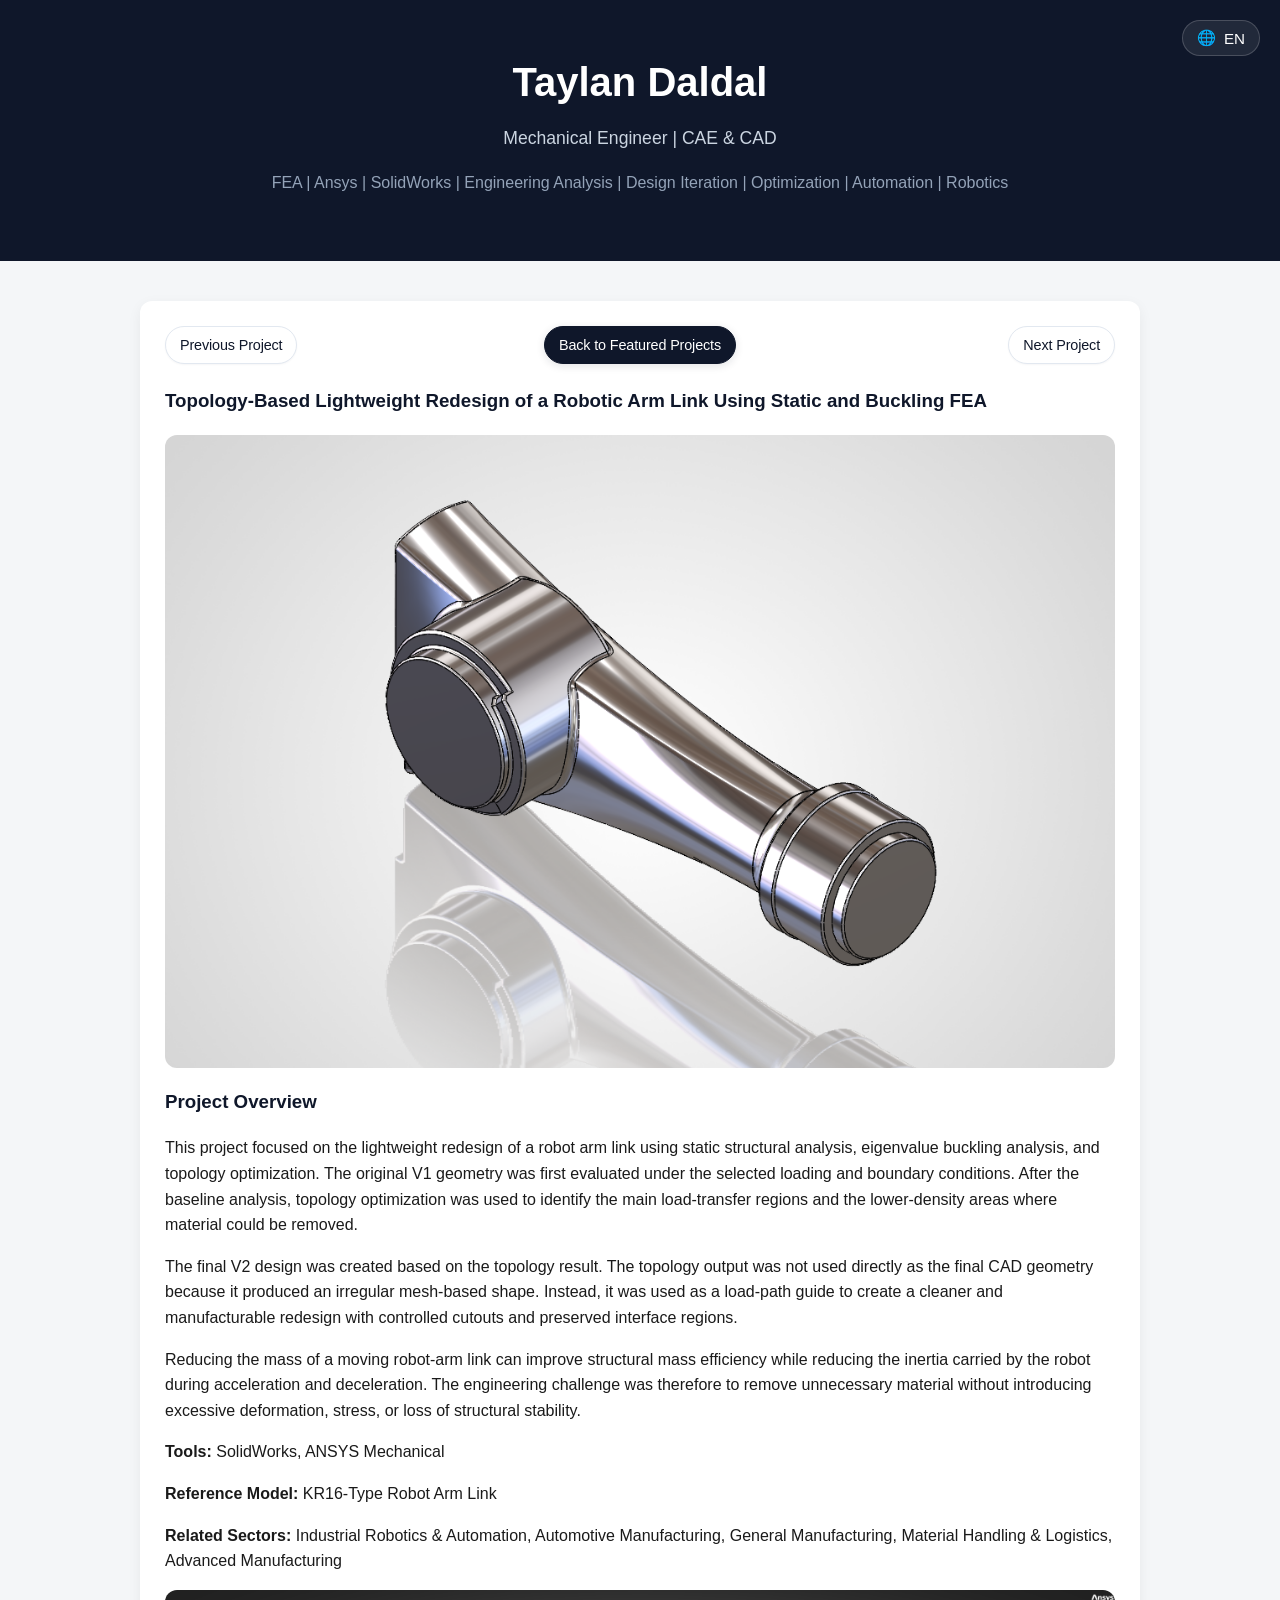
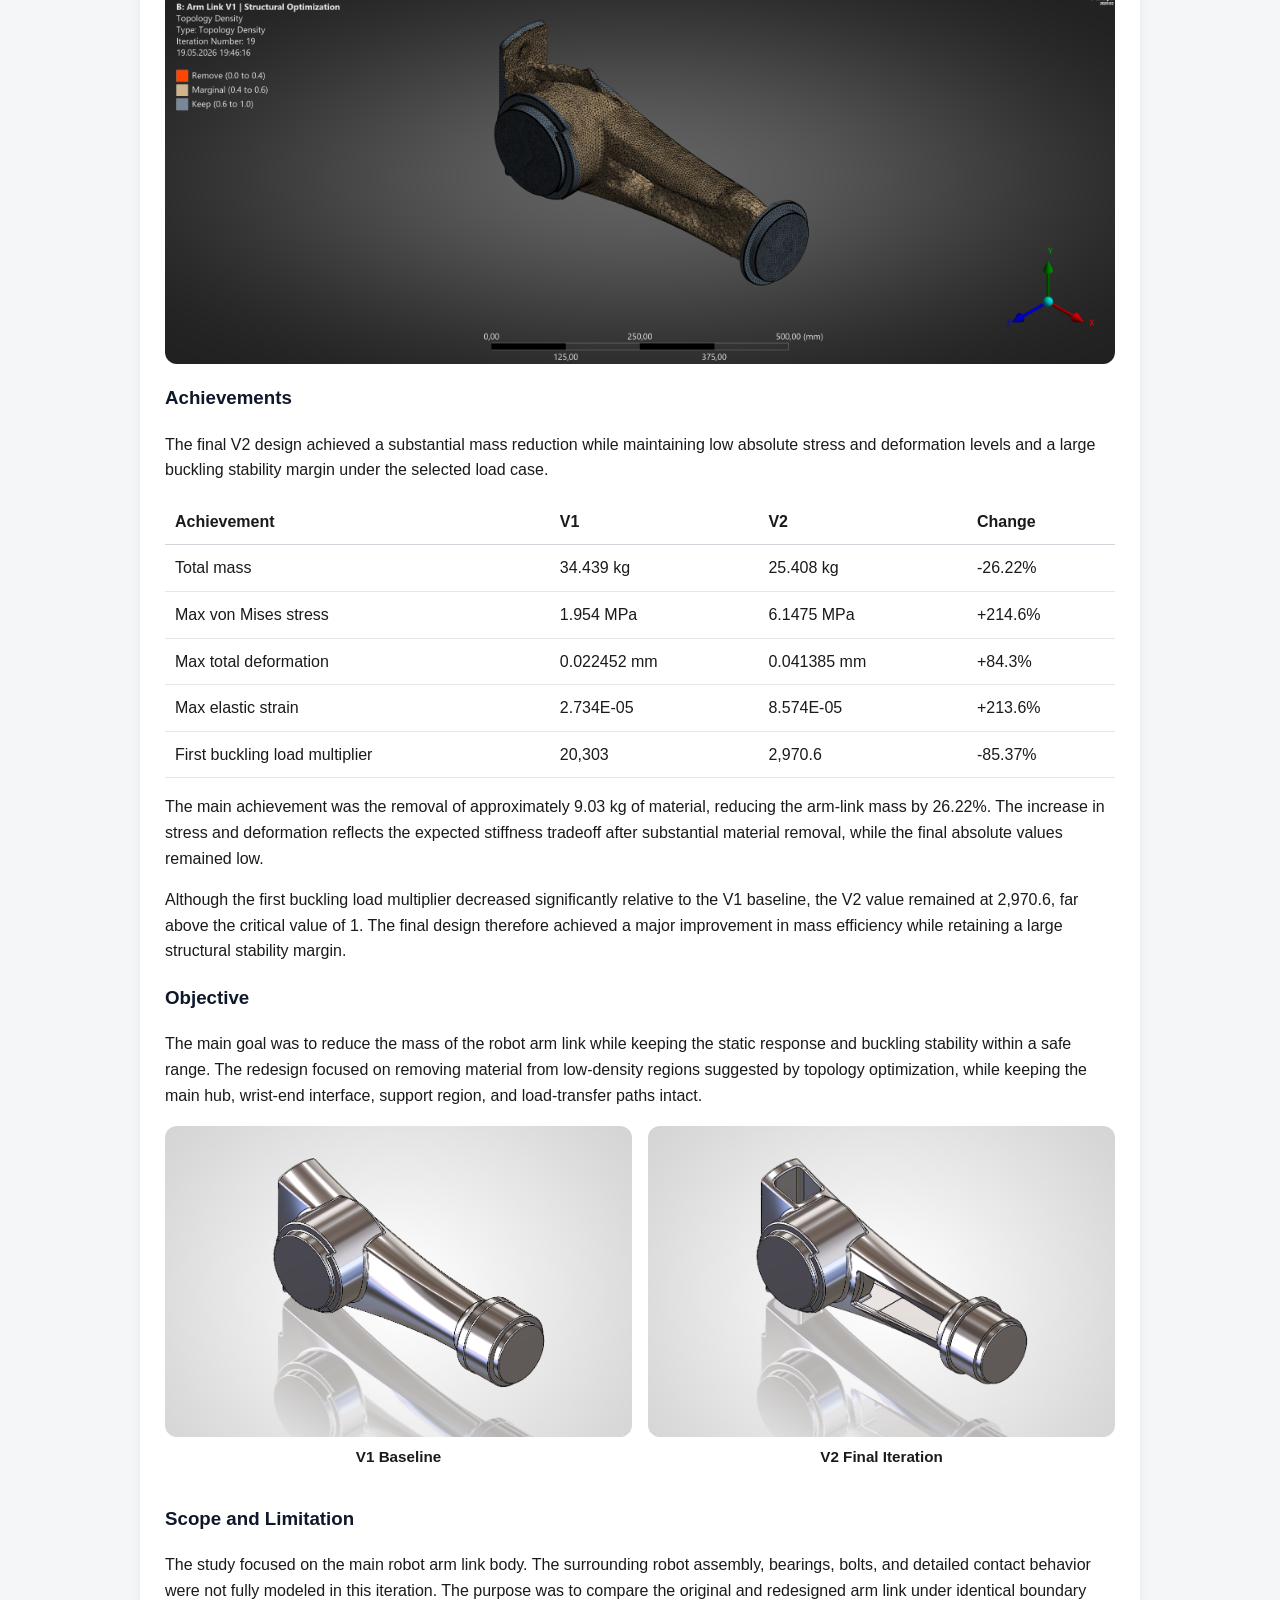
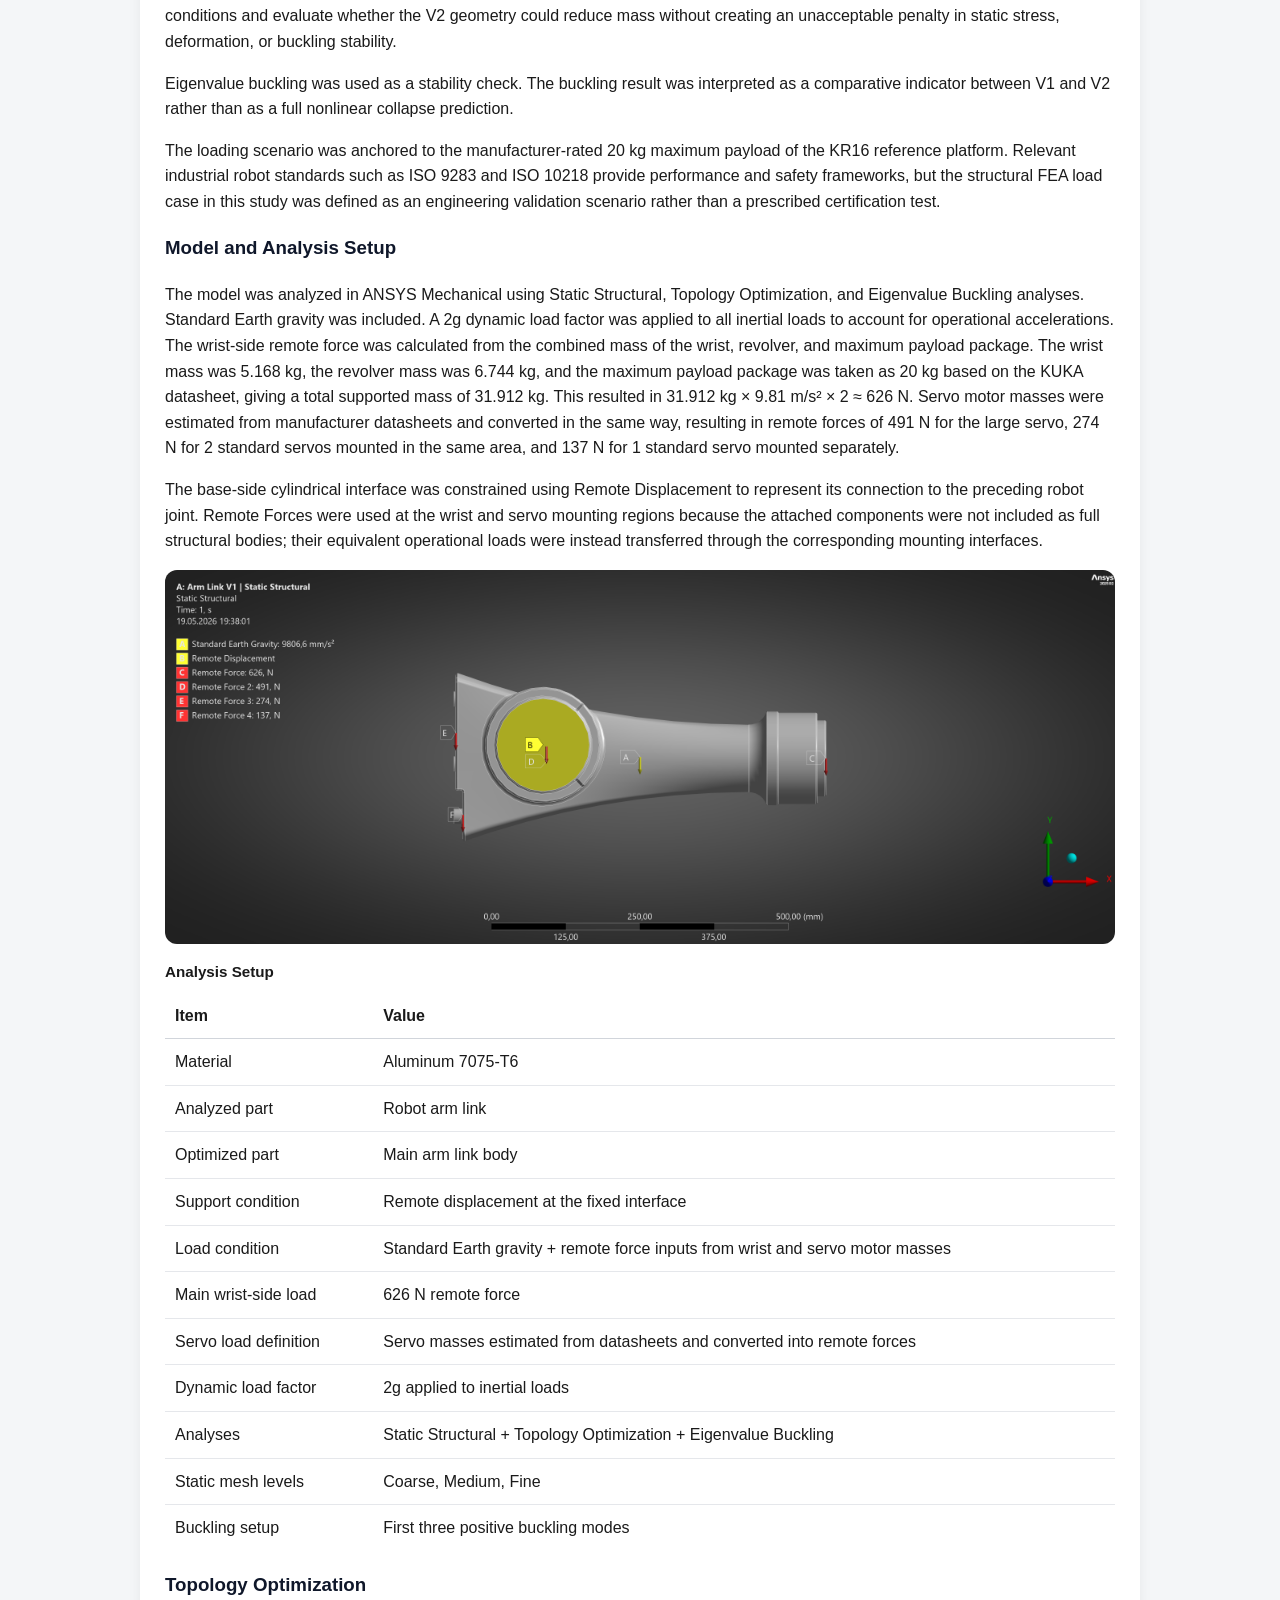
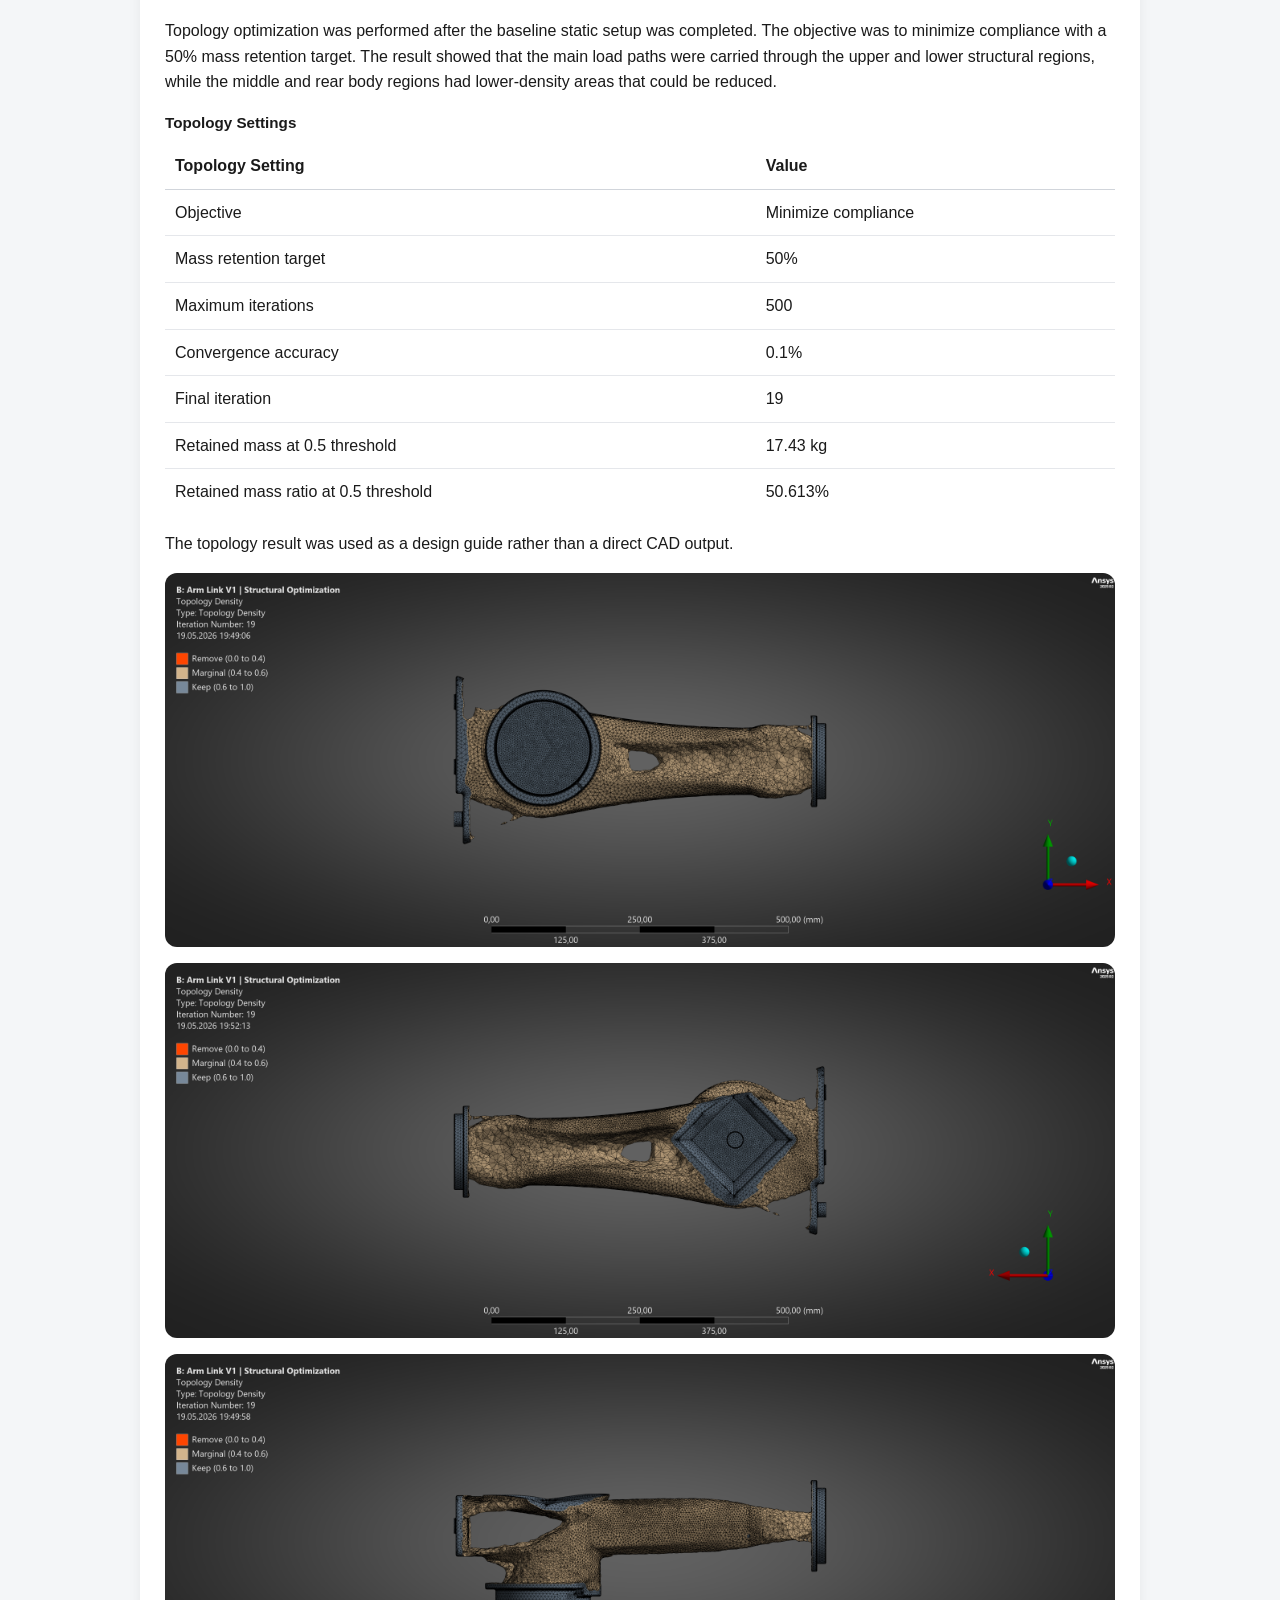
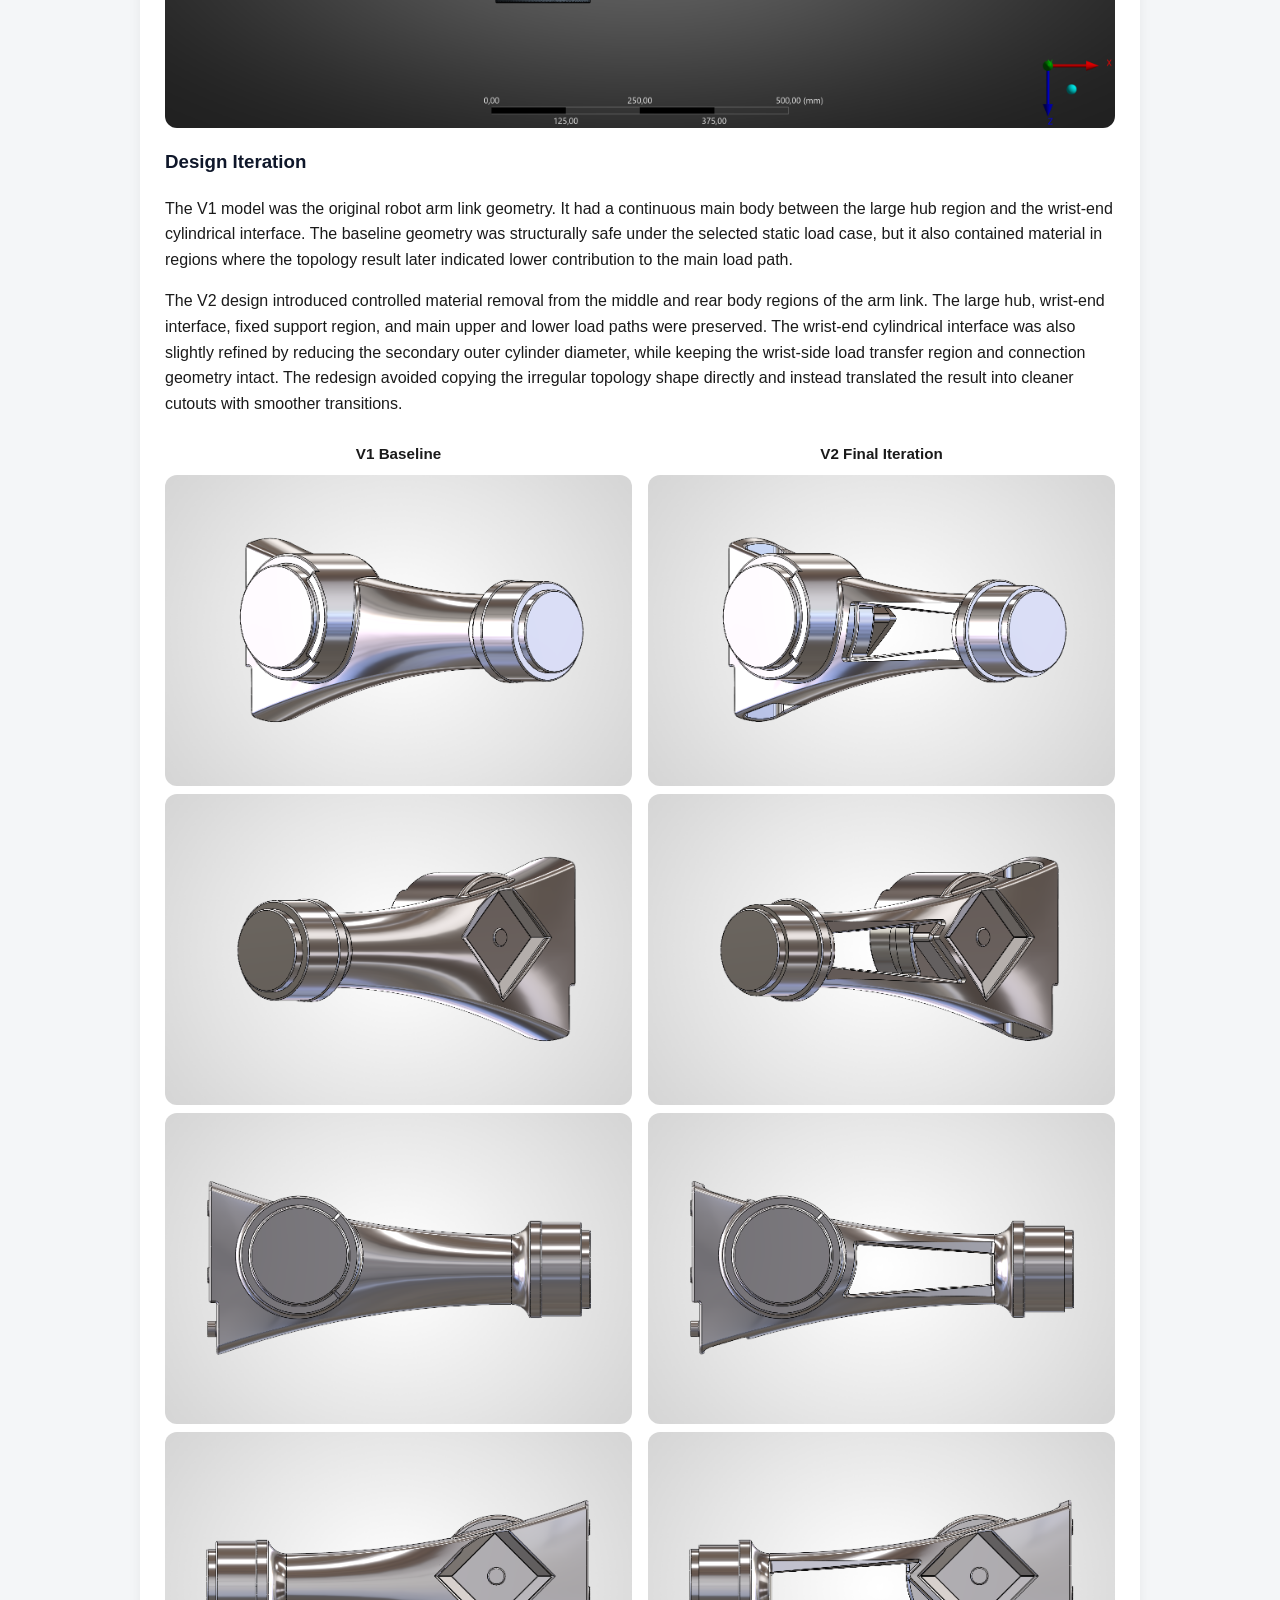
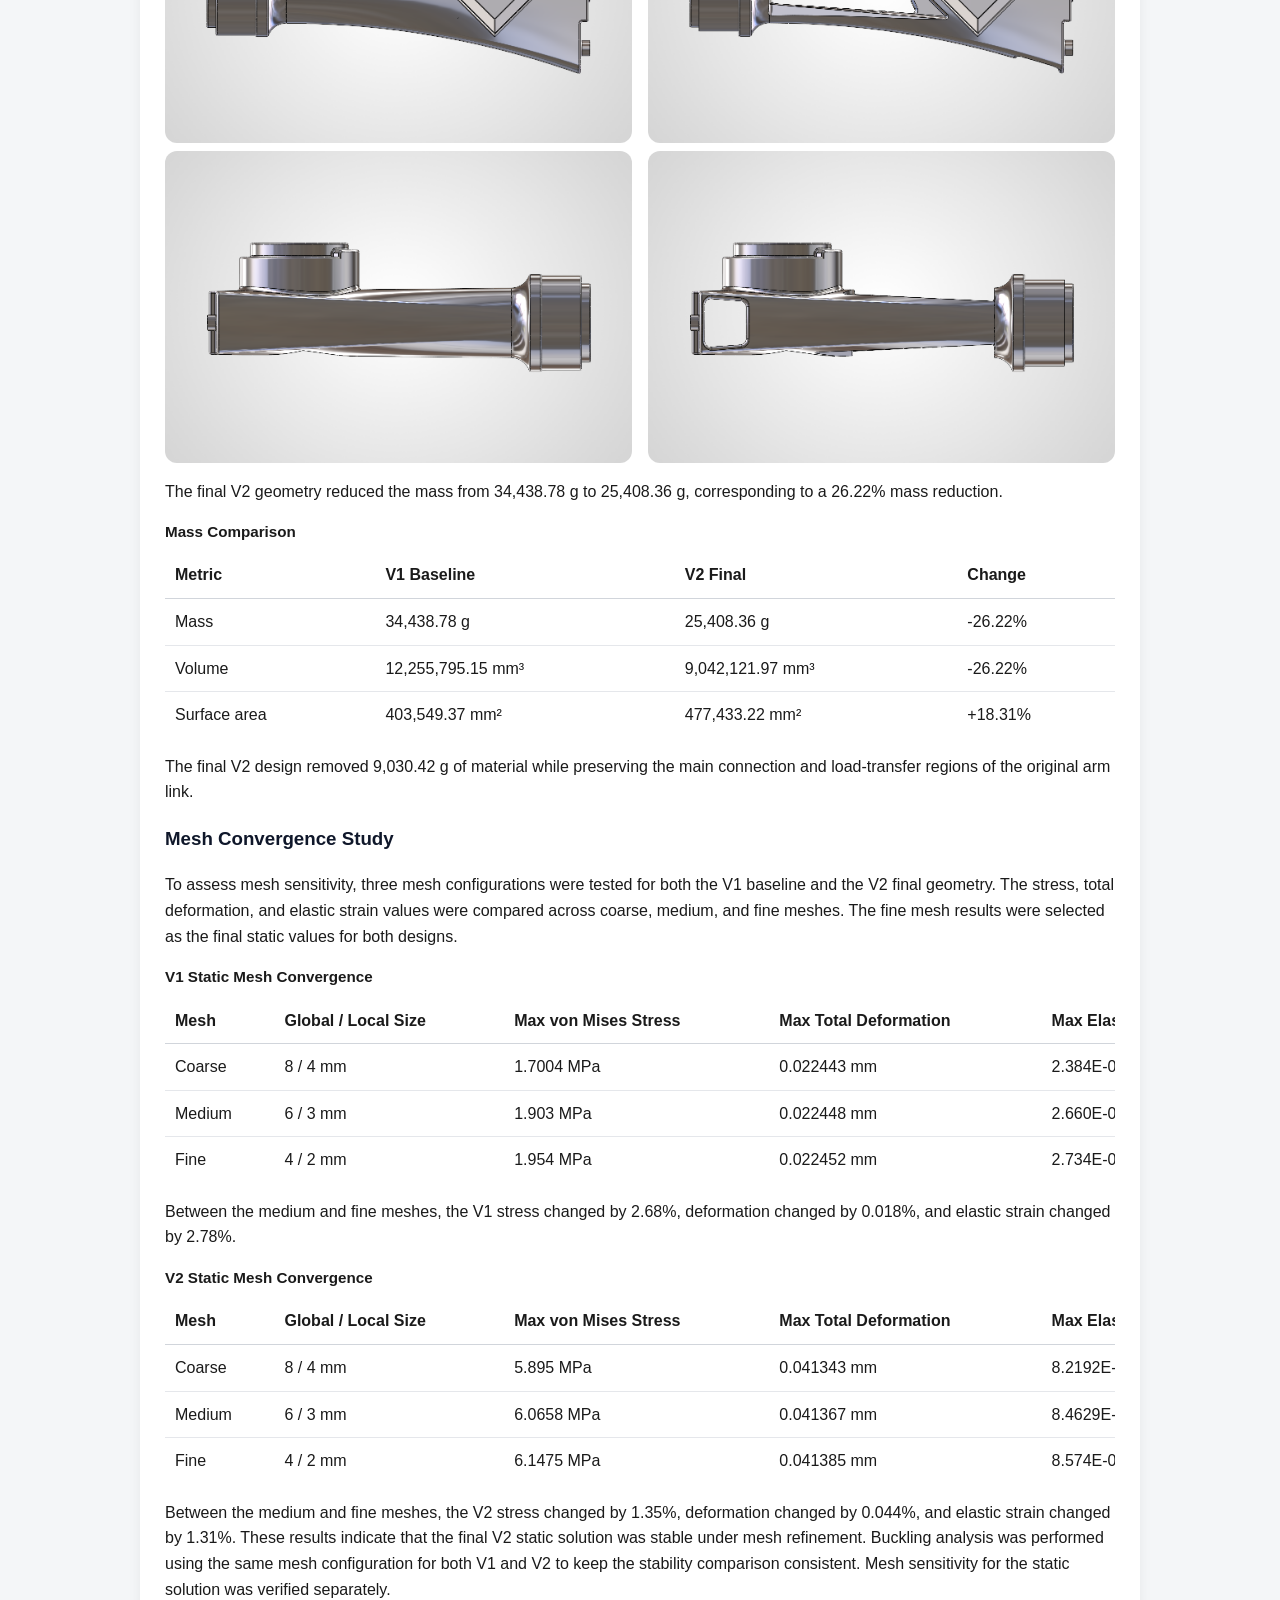
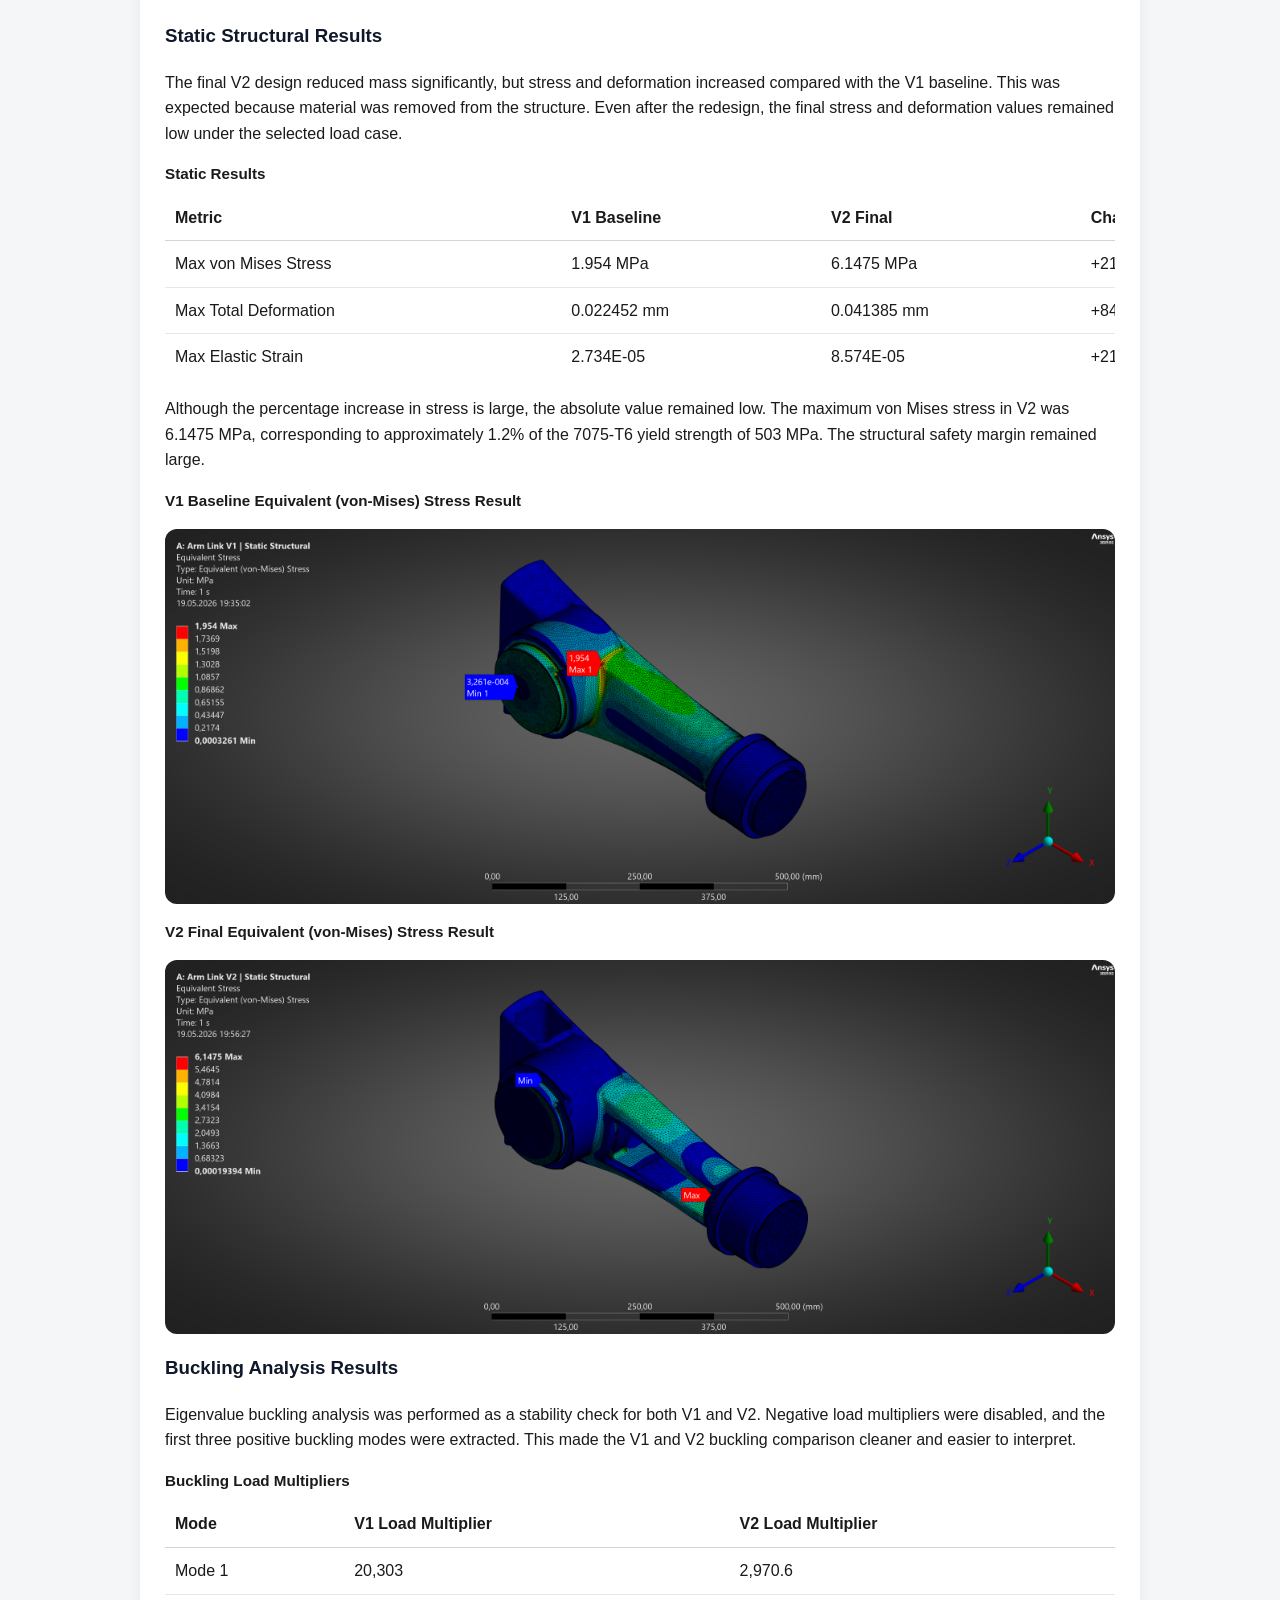
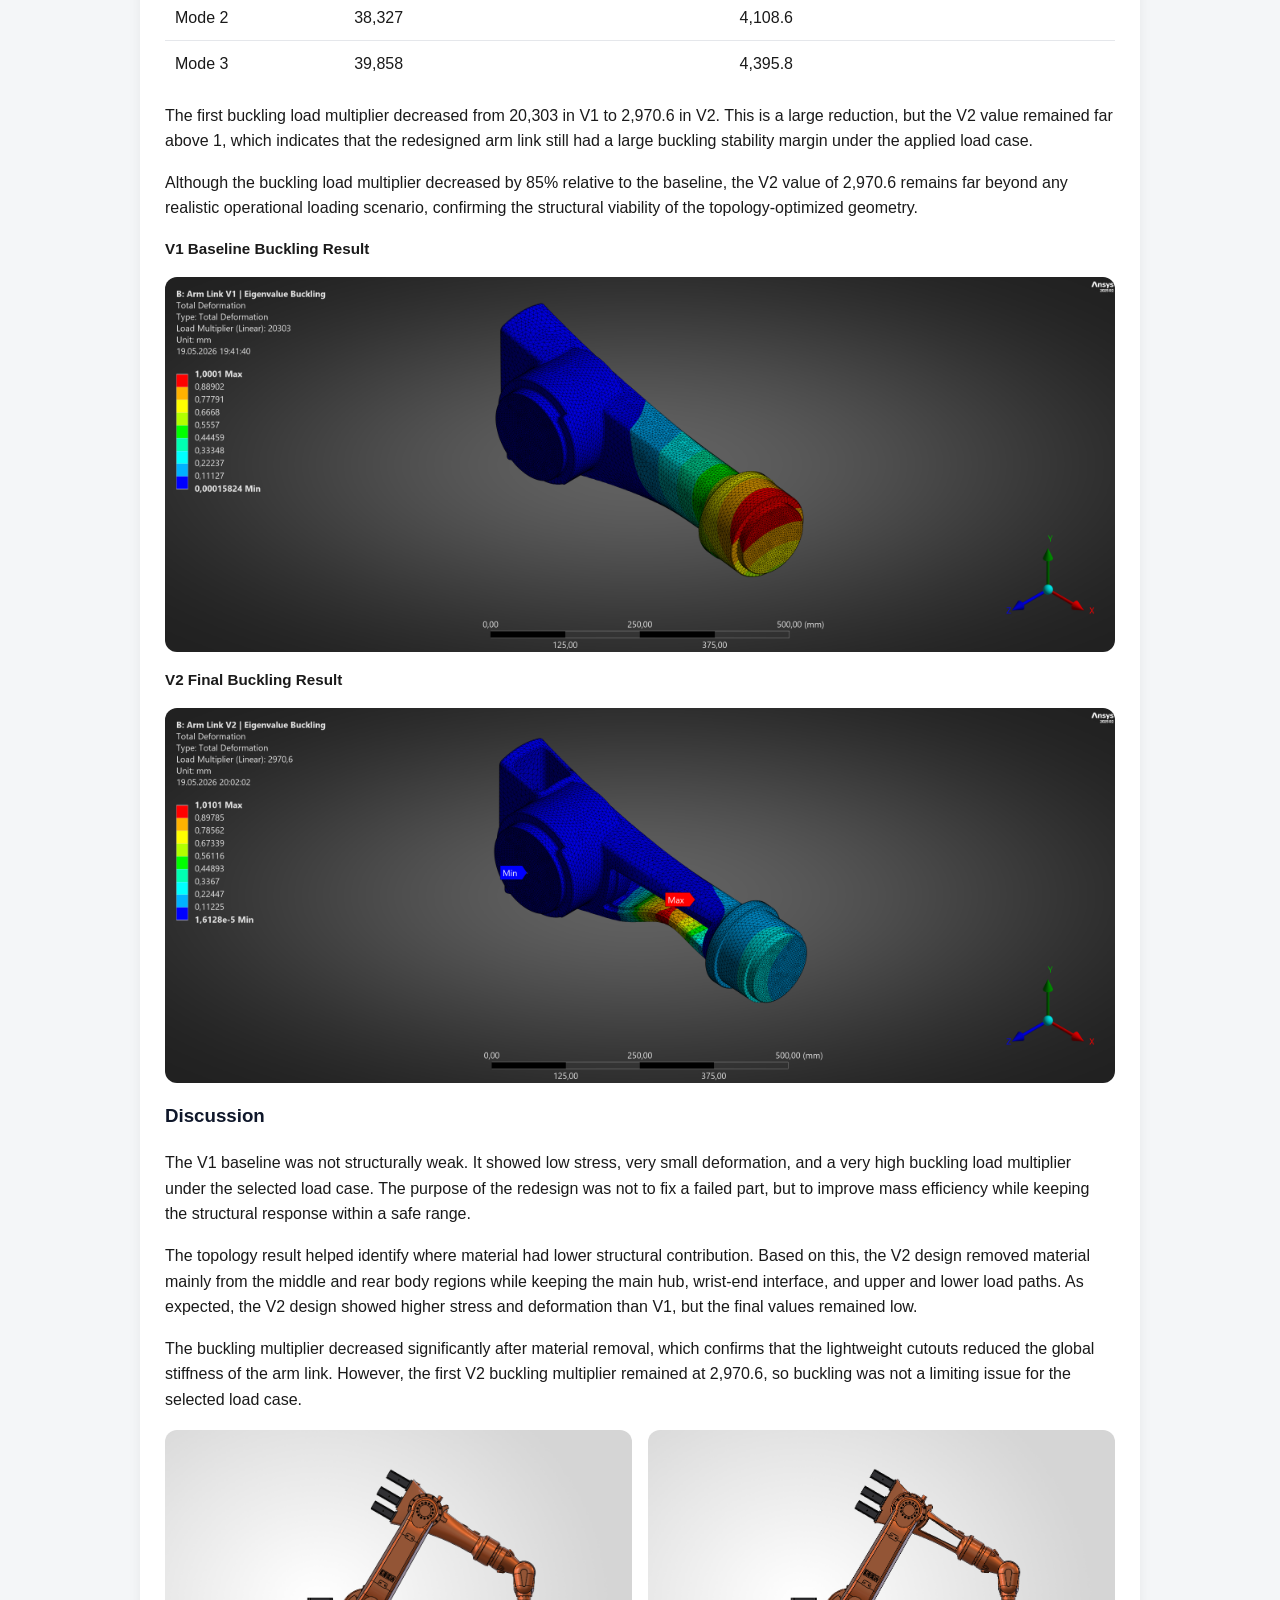
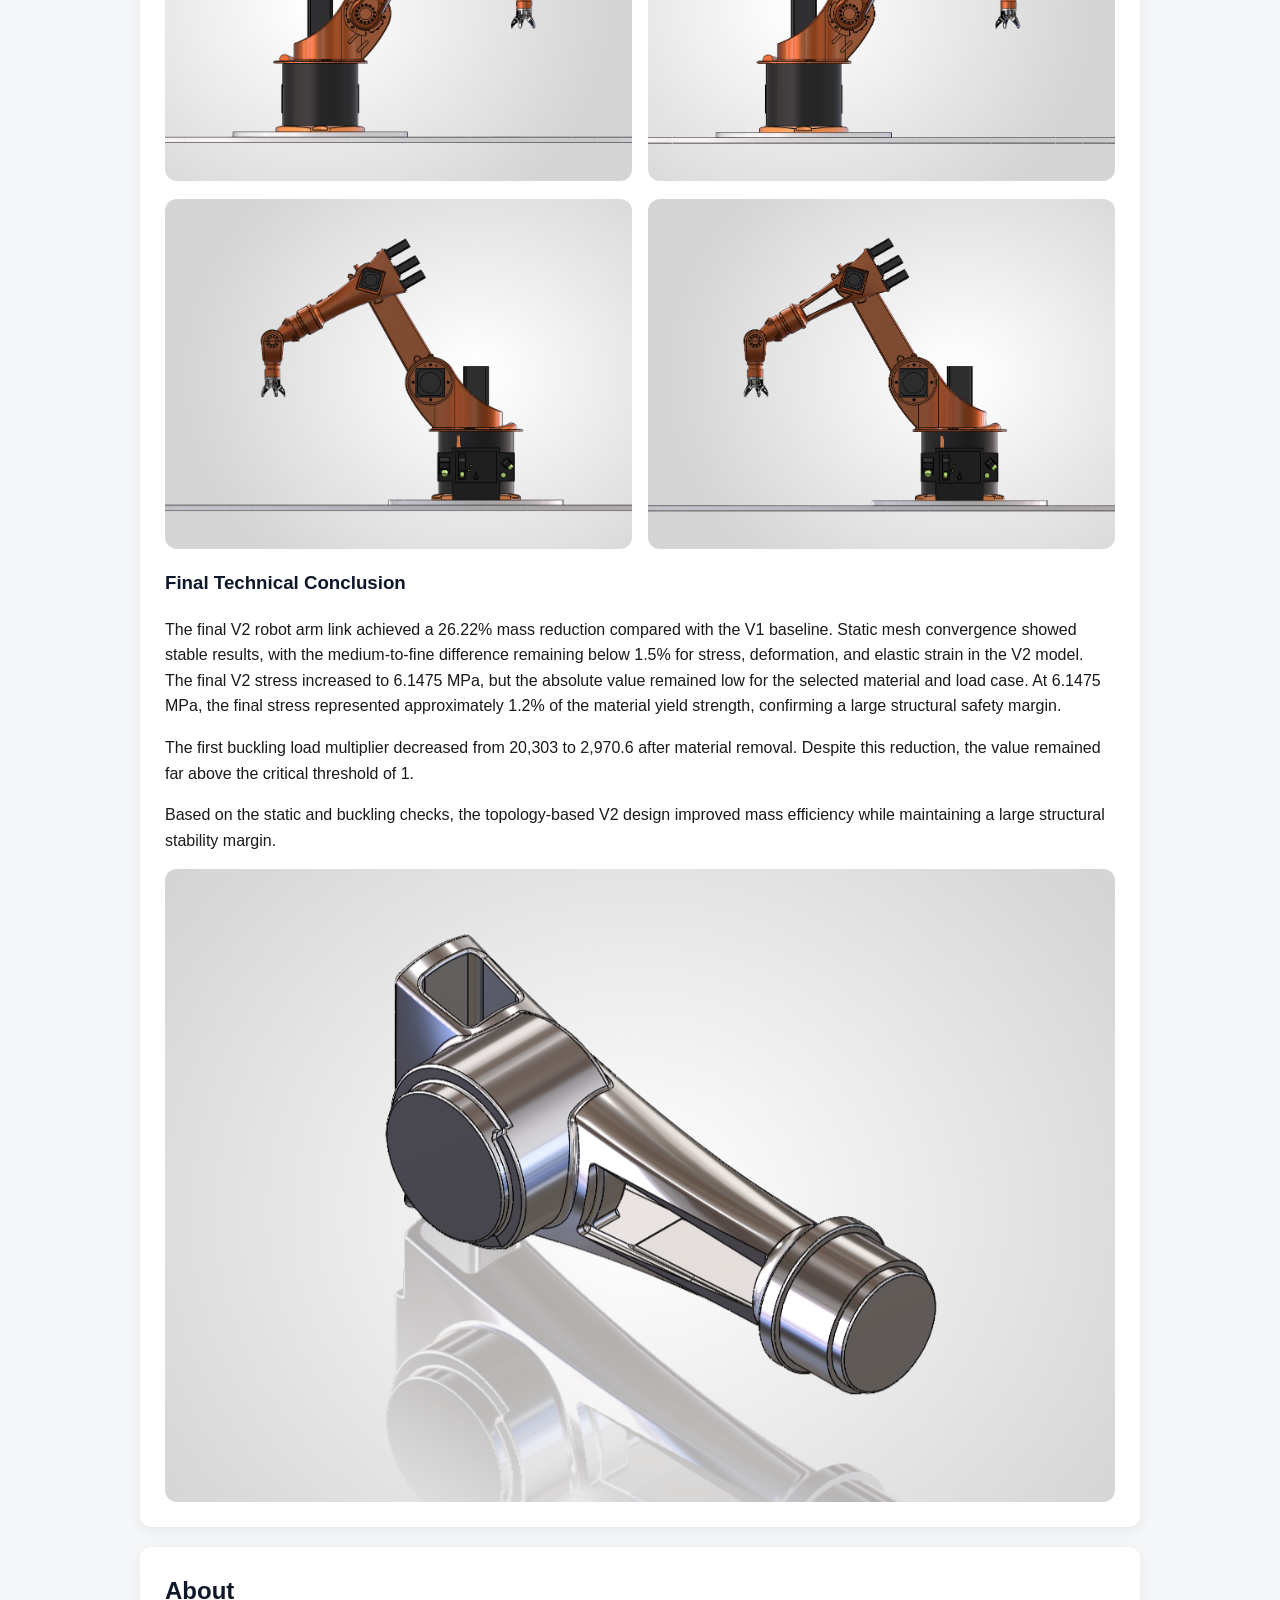
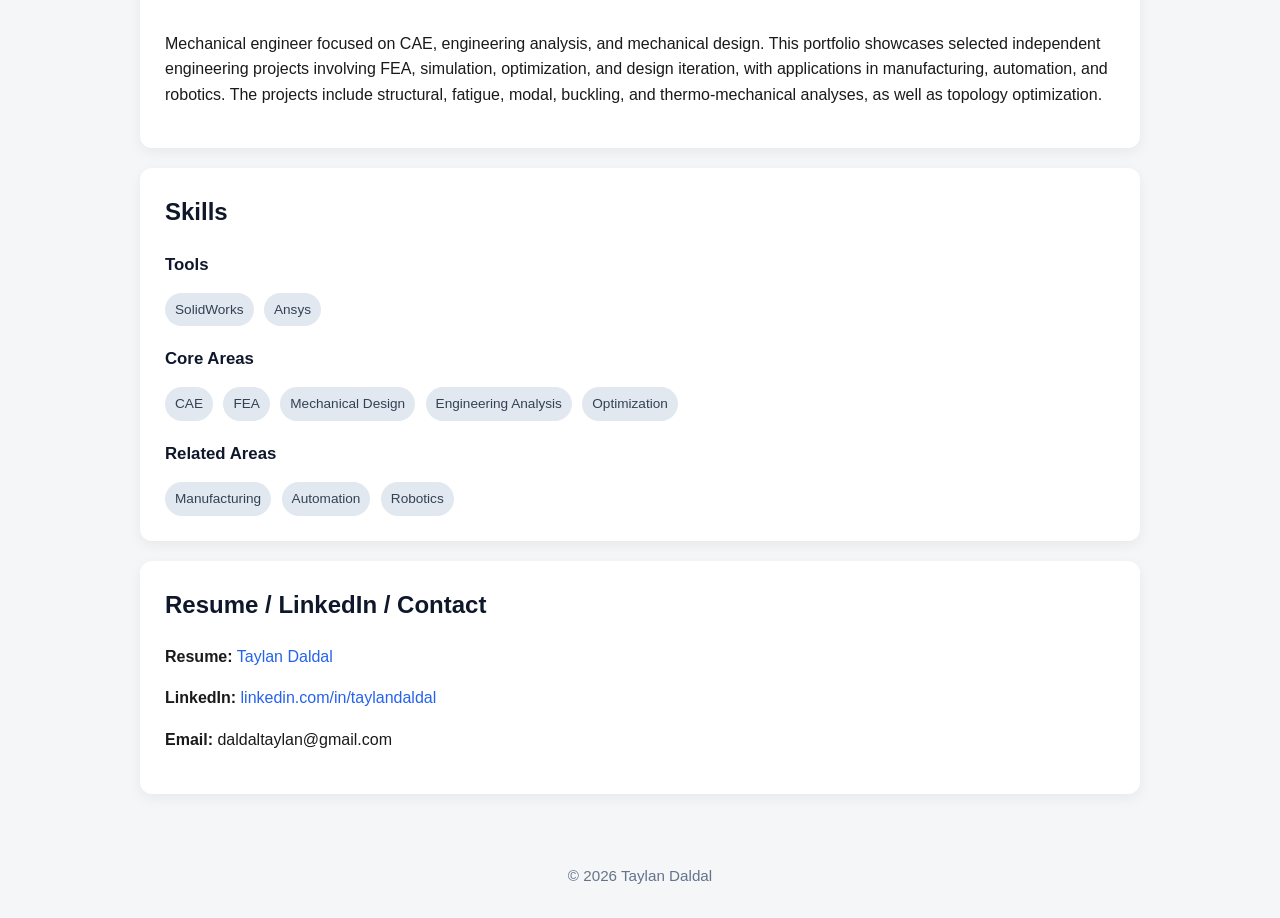
<file: project3.html>
<!DOCTYPE html>
<html lang="en">
<head>
  <meta charset="UTF-8" />
  <meta name="viewport" content="width=device-width, initial-scale=1.0" />
  <title>Project 3 | Taylan Daldal</title>
  <link rel="stylesheet" href="style.css?v=28" />
</head>
<body data-page="project3">
  <header>
    <div class="lang-switch">
      <button class="lang-btn" id="langBtn" type="button">
        🌐 <span id="currentLang">EN</span>
      </button>
      <div class="lang-menu" id="langMenu">
        <button class="lang-option" type="button" data-lang="en">English</button>
        <button class="lang-option" type="button" data-lang="de">Deutsch</button>
      </div>
    </div>

    <a href="index.html" class="site-home-link" aria-label="Back to homepage">
      <h1 data-i18n="heroTitle">Taylan Daldal</h1>
      <p data-i18n="heroRole">Mechanical Engineer | CAE & CAD</p>
      <p class="hero-sub" data-i18n="heroSub">FEA | Ansys | SolidWorks | Engineering Analysis | Design Iteration | Optimization | Automation | Robotics</p>
    </a>
  </header>

  <div class="container">

    <div class="section">
      <div class="project-nav">
        <a href="project4.html" class="back-link project-nav-link nav-left" data-i18n="previousProject">Previous Project</a>
        <a href="index.html" class="back-link project-nav-link nav-center" data-i18n="backLink">Back to Featured Projects</a>
        <a href="project2.html" class="back-link project-nav-link nav-right" data-i18n="nextProject">Next Project</a>
      </div>

      <h3 data-i18n="project3MainTitle">Topology-Based Lightweight Redesign of a Robotic Arm Link Using Static and Buckling FEA</h3>

      <div class="project-hero-image">
        <img src="project3/v1main.PNG" alt="V1 baseline robotic arm link hero image">
      </div>

      <h3 data-i18n="overviewTitle">Project Overview</h3>
      <p data-i18n="overviewText">
        This project focused on the lightweight redesign of a robot arm link using static structural analysis, eigenvalue buckling analysis, and topology optimization. The original V1 geometry was first evaluated under the selected loading and boundary conditions. After the baseline analysis, topology optimization was used to identify the main load-transfer regions and the lower-density areas where material could be removed.
      </p>

      <p data-i18n="overviewText2">
        The final V2 design was created based on the topology result. The topology output was not used directly as the final CAD geometry because it produced an irregular mesh-based shape. Instead, it was used as a load-path guide to create a cleaner and manufacturable redesign with controlled cutouts and preserved interface regions.
      </p>

      <p data-i18n="overviewText3">
        Reducing the mass of a moving robot-arm link can improve structural mass efficiency while reducing the inertia carried by the robot during acceleration and deceleration. The engineering challenge was therefore to remove unnecessary material without introducing excessive deformation, stress, or loss of structural stability.
      </p>

      <p class="tools-line"><strong data-i18n="toolsLabel">Tools:</strong> SolidWorks, ANSYS Mechanical</p>
      <p class="tools-line"><strong data-i18n="referenceModelLabel">Reference Model:</strong> KR16-Type Robot Arm Link</p>
      <p class="tools-line"><strong data-i18n="relatedSectorsLabel">Related Sectors:</strong> <span data-i18n="relatedSectorsValue">Industrial Robotics & Automation, Automotive Manufacturing, General Manufacturing, Material Handling & Logistics, Advanced Manufacturing</span></p>

      <div class="project-full-stack">
        <img src="project3/v1topologyiso.png" alt="Topology optimization result isometric view">
      </div>

      <h3 data-i18n="achievementsTitle">Achievements</h3>
      <p data-i18n="achievementsIntro">
        The final V2 design achieved a substantial mass reduction while maintaining low absolute stress and deformation levels and a large buckling stability margin under the selected load case.
      </p>

      <div class="table-scroll-auto">
        <table>
          <thead>
            <tr>
              <th data-i18n="tableAchievement">Achievement</th>
              <th>V1</th>
              <th>V2</th>
              <th data-i18n="tableChange">Change</th>
            </tr>
          </thead>
          <tbody>
            <tr><td data-i18n="achievementTotalMass">Total mass</td><td>34.439 kg</td><td>25.408 kg</td><td>-26.22%</td></tr>
            <tr><td data-i18n="achievementMaxStress">Max von Mises stress</td><td>1.954 MPa</td><td>6.1475 MPa</td><td>+214.6%</td></tr>
            <tr><td data-i18n="achievementMaxDeformation">Max total deformation</td><td>0.022452 mm</td><td>0.041385 mm</td><td>+84.3%</td></tr>
            <tr><td data-i18n="achievementMaxStrain">Max elastic strain</td><td>2.734E-05</td><td>8.574E-05</td><td>+213.6%</td></tr>
            <tr><td data-i18n="achievementBucklingMultiplier">First buckling load multiplier</td><td>20,303</td><td>2,970.6</td><td>-85.37%</td></tr>
          </tbody>
        </table>
      </div>

      <p data-i18n="achievementsText1">
        The main achievement was the removal of approximately 9.03 kg of material, reducing the arm-link mass by 26.22%. The increase in stress and deformation reflects the expected stiffness tradeoff after substantial material removal, while the final absolute values remained low.
      </p>
      <p data-i18n="achievementsText2">
        Although the first buckling load multiplier decreased significantly relative to the V1 baseline, the V2 value remained at 2,970.6, far above the critical value of 1. The final design therefore achieved a major improvement in mass efficiency while retaining a large structural stability margin.
      </p>

      <h3 data-i18n="objectiveTitle">Objective</h3>
      <p data-i18n="objectiveText">
        The main goal was to reduce the mass of the robot arm link while keeping the static response and buckling stability within a safe range. The redesign focused on removing material from low-density regions suggested by topology optimization, while keeping the main hub, wrist-end interface, support region, and load-transfer paths intact.
      </p>

      <div class="project-top-row">
        <div>
          <img src="project3/v1main.PNG" alt="V1 baseline main design view" style="width:100%; height:auto; display:block; border-radius:12px;">
          <p style="text-align:center; margin-top:8px; font-size:0.95rem;"><strong data-i18n="v1Baseline">V1 Baseline</strong></p>
        </div>

        <div>
          <img src="project3/v2main.PNG" alt="V2 final iteration main design view" style="width:100%; height:auto; display:block; border-radius:12px;">
          <p style="text-align:center; margin-top:8px; font-size:0.95rem;"><strong data-i18n="v2FinalIteration">V2 Final Iteration</strong></p>
        </div>
      </div>

      <h3 data-i18n="scopeTitle">Scope and Limitation</h3>
      <p data-i18n="scopeText">
        The study focused on the main robot arm link body. The surrounding robot assembly, bearings, bolts, and detailed contact behavior were not fully modeled in this iteration. The purpose was to compare the original and redesigned arm link under identical boundary conditions and evaluate whether the V2 geometry could reduce mass without creating an unacceptable penalty in static stress, deformation, or buckling stability.
      </p>

      <p data-i18n="scopeText2">
        Eigenvalue buckling was used as a stability check. The buckling result was interpreted as a comparative indicator between V1 and V2 rather than as a full nonlinear collapse prediction.
      </p>

      <p data-i18n="scopeText3">
        The loading scenario was anchored to the manufacturer-rated 20 kg maximum payload of the KR16 reference platform. Relevant industrial robot standards such as ISO 9283 and ISO 10218 provide performance and safety frameworks, but the structural FEA load case in this study was defined as an engineering validation scenario rather than a prescribed certification test.
      </p>

      <h3 data-i18n="modelSetupTitle">Model and Analysis Setup</h3>
      <p data-i18n="modelSetupText">
        The model was analyzed in ANSYS Mechanical using Static Structural, Topology Optimization, and Eigenvalue Buckling analyses. Standard Earth gravity was included. A 2g dynamic load factor was applied to all inertial loads to account for operational accelerations. The wrist-side remote force was calculated from the combined mass of the wrist, revolver, and maximum payload package. The wrist mass was 5.168 kg, the revolver mass was 6.744 kg, and the maximum payload package was taken as 20 kg based on the KUKA datasheet, giving a total supported mass of 31.912 kg. This resulted in 31.912 kg × 9.81 m/s² × 2 ≈ 626 N. Servo motor masses were estimated from manufacturer datasheets and converted in the same way, resulting in remote forces of 491 N for the large servo, 274 N for 2 standard servos mounted in the same area, and 137 N for 1 standard servo mounted separately.
      </p>

      <p data-i18n="modelSetupText2">
        The base-side cylindrical interface was constrained using Remote Displacement to represent its connection to the preceding robot joint. Remote Forces were used at the wrist and servo mounting regions because the attached components were not included as full structural bodies; their equivalent operational loads were instead transferred through the corresponding mounting interfaces.
      </p>

      <img src="project3/v1setup.png" alt="V1 analysis setup with supports and remote forces" style="max-width:100%; height:auto; display:block; margin:16px auto 0; border-radius:12px;">

      <p style="margin-top:16px; margin-bottom:8px; font-size:0.95rem;"><strong data-i18n="analysisSetupTableTitle">Analysis Setup</strong></p>

      <table style="width:100%; border-collapse:collapse; margin-top:8px;">
        <thead>
          <tr>
            <th style="text-align:left; padding:10px; border-bottom:1px solid #d1d5db;" data-i18n="tableItem">Item</th>
            <th style="text-align:left; padding:10px; border-bottom:1px solid #d1d5db;" data-i18n="tableValue">Value</th>
          </tr>
        </thead>
        <tbody>
          <tr>
            <td style="padding:10px; border-bottom:1px solid #e5e7eb;" data-i18n="analysisItemMaterial">Material</td>
            <td style="padding:10px; border-bottom:1px solid #e5e7eb;">Aluminum 7075-T6</td>
          </tr>
          <tr>
            <td style="padding:10px; border-bottom:1px solid #e5e7eb;" data-i18n="analysisItemAnalyzedPart">Analyzed part</td>
            <td style="padding:10px; border-bottom:1px solid #e5e7eb;" data-i18n="analysisValueAnalyzedPart">Robot arm link</td>
          </tr>
          <tr>
            <td style="padding:10px; border-bottom:1px solid #e5e7eb;" data-i18n="analysisItemOptimizedPart">Optimized part</td>
            <td style="padding:10px; border-bottom:1px solid #e5e7eb;" data-i18n="analysisValueOptimizedPart">Main arm link body</td>
          </tr>
          <tr>
            <td style="padding:10px; border-bottom:1px solid #e5e7eb;" data-i18n="analysisItemSupportCondition">Support condition</td>
            <td style="padding:10px; border-bottom:1px solid #e5e7eb;" data-i18n="analysisValueSupportCondition">Remote displacement at the fixed interface</td>
          </tr>
          <tr>
            <td style="padding:10px; border-bottom:1px solid #e5e7eb;" data-i18n="analysisItemLoadCondition">Load condition</td>
            <td style="padding:10px; border-bottom:1px solid #e5e7eb;" data-i18n="analysisValueLoadCondition">Standard Earth gravity + remote force inputs from wrist and servo motor masses</td>
          </tr>
          <tr>
            <td style="padding:10px; border-bottom:1px solid #e5e7eb;" data-i18n="analysisItemMainWristLoad">Main wrist-side load</td>
            <td style="padding:10px; border-bottom:1px solid #e5e7eb;">626 N remote force</td>
          </tr>
          <tr>
            <td style="padding:10px; border-bottom:1px solid #e5e7eb;" data-i18n="analysisItemServoLoadDefinition">Servo load definition</td>
            <td style="padding:10px; border-bottom:1px solid #e5e7eb;" data-i18n="analysisValueServoLoadDefinition">Servo masses estimated from datasheets and converted into remote forces</td>
          </tr>
          <tr>
            <td style="padding:10px; border-bottom:1px solid #e5e7eb;" data-i18n="analysisItemDynamicLoadFactor">Dynamic load factor</td>
            <td style="padding:10px; border-bottom:1px solid #e5e7eb;">2g applied to inertial loads</td>
          </tr>
          <tr>
            <td style="padding:10px; border-bottom:1px solid #e5e7eb;" data-i18n="analysisItemAnalyses">Analyses</td>
            <td style="padding:10px; border-bottom:1px solid #e5e7eb;" data-i18n="analysisValueAnalyses">Static Structural + Topology Optimization + Eigenvalue Buckling</td>
          </tr>
          <tr>
            <td style="padding:10px; border-bottom:1px solid #e5e7eb;" data-i18n="analysisItemStaticMeshLevels">Static mesh levels</td>
            <td style="padding:10px; border-bottom:1px solid #e5e7eb;">Coarse, Medium, Fine</td>
          </tr>
          <tr>
            <td style="padding:10px;" data-i18n="analysisItemBucklingSetup">Buckling setup</td>
            <td style="padding:10px;" data-i18n="analysisValueBucklingSetup">First three positive buckling modes</td>
          </tr>
        </tbody>
      </table>

      <h3 data-i18n="topologyOptimizationTitle">Topology Optimization</h3>
      <p data-i18n="topologyOptimizationIntro">
        Topology optimization was performed after the baseline static setup was completed. The objective was to minimize compliance with a 50% mass retention target. The result showed that the main load paths were carried through the upper and lower structural regions, while the middle and rear body regions had lower-density areas that could be reduced.
      </p>

      <p style="margin-top:16px; margin-bottom:8px; font-size:0.95rem;"><strong data-i18n="topologySettingsTableTitle">Topology Settings</strong></p>

      <table style="width:100%; border-collapse:collapse; margin-top:8px;">
        <thead>
          <tr>
            <th style="text-align:left; padding:10px; border-bottom:1px solid #d1d5db;" data-i18n="topologyTableColSetting">Topology Setting</th>
            <th style="text-align:left; padding:10px; border-bottom:1px solid #d1d5db;" data-i18n="tableValue">Value</th>
          </tr>
        </thead>
        <tbody>
          <tr>
            <td style="padding:10px; border-bottom:1px solid #e5e7eb;" data-i18n="topologyObjective">Objective</td>
            <td style="padding:10px; border-bottom:1px solid #e5e7eb;">Minimize compliance</td>
          </tr>
          <tr>
            <td style="padding:10px; border-bottom:1px solid #e5e7eb;" data-i18n="topologyMassRetentionTarget">Mass retention target</td>
            <td style="padding:10px; border-bottom:1px solid #e5e7eb;">50%</td>
          </tr>
          <tr>
            <td style="padding:10px; border-bottom:1px solid #e5e7eb;" data-i18n="topologyMaximumIterations">Maximum iterations</td>
            <td style="padding:10px; border-bottom:1px solid #e5e7eb;">500</td>
          </tr>
          <tr>
            <td style="padding:10px; border-bottom:1px solid #e5e7eb;" data-i18n="topologyConvergenceAccuracy">Convergence accuracy</td>
            <td style="padding:10px; border-bottom:1px solid #e5e7eb;">0.1%</td>
          </tr>
          <tr>
            <td style="padding:10px; border-bottom:1px solid #e5e7eb;" data-i18n="topologyFinalIteration">Final iteration</td>
            <td style="padding:10px; border-bottom:1px solid #e5e7eb;">19</td>
          </tr>
          <tr>
            <td style="padding:10px; border-bottom:1px solid #e5e7eb;" data-i18n="topologyRetainedMass">Retained mass at 0.5 threshold</td>
            <td style="padding:10px; border-bottom:1px solid #e5e7eb;">17.43 kg</td>
          </tr>
          <tr>
            <td style="padding:10px;" data-i18n="topologyRetainedMassRatio">Retained mass ratio at 0.5 threshold</td>
            <td style="padding:10px;">50.613%</td>
          </tr>
        </tbody>
      </table>

      <p data-i18n="topologyGuideText">
        The topology result was used as a design guide rather than a direct CAD output.
      </p>

      <div class="project-full-stack">
        <img src="project3/v1topologyside.png" alt="Topology optimization side view">
        <img src="project3/v1topologside2.png" alt="Topology optimization secondary side view">
        <img src="project3/v1topologyup.png" alt="Topology optimization top view">
      </div>

      <h3 data-i18n="designIterationTitle">Design Iteration</h3>
      <p data-i18n="designIterationText">
        The V1 model was the original robot arm link geometry. It had a continuous main body between the large hub region and the wrist-end cylindrical interface. The baseline geometry was structurally safe under the selected static load case, but it also contained material in regions where the topology result later indicated lower contribution to the main load path.
      </p>

      <p data-i18n="designIterationText2">
        The V2 design introduced controlled material removal from the middle and rear body regions of the arm link. The large hub, wrist-end interface, fixed support region, and main upper and lower load paths were preserved. The wrist-end cylindrical interface was also slightly refined by reducing the secondary outer cylinder diameter, while keeping the wrist-side load transfer region and connection geometry intact. The redesign avoided copying the irregular topology shape directly and instead translated the result into cleaner cutouts with smoother transitions.
      </p>

      <div class="project-top-row">
        <div>
          <p style="text-align:center; margin-top:8px; margin-bottom:8px; font-size:0.95rem;"><strong data-i18n="v1Baseline">V1 Baseline</strong></p>
          <img src="project3/v1side.PNG" alt="V1 side view" style="width:100%; height:auto; display:block; border-radius:12px;">
          <img src="project3/v1other.PNG" alt="V1 alternate design view" style="width:100%; height:auto; display:block; border-radius:12px; margin-top:8px;">
          <img src="project3/v1side2.PNG" alt="V1 secondary side view" style="width:100%; height:auto; display:block; border-radius:12px; margin-top:8px;">
          <img src="project3/v1other2.PNG" alt="V1 additional comparison view" style="width:100%; height:auto; display:block; border-radius:12px; margin-top:8px;">
          <img src="project3/v1down.PNG" alt="V1 bottom view" style="width:100%; height:auto; display:block; border-radius:12px; margin-top:8px;">
        </div>

        <div>
          <p style="text-align:center; margin-top:8px; margin-bottom:8px; font-size:0.95rem;"><strong data-i18n="v2FinalIteration">V2 Final Iteration</strong></p>
          <img src="project3/v2side.PNG" alt="V2 side view" style="width:100%; height:auto; display:block; border-radius:12px;">
          <img src="project3/v2other.PNG" alt="V2 alternate design view" style="width:100%; height:auto; display:block; border-radius:12px; margin-top:8px;">
          <img src="project3/v2side2.PNG" alt="V2 secondary side view" style="width:100%; height:auto; display:block; border-radius:12px; margin-top:8px;">
          <img src="project3/v2other2.PNG" alt="V2 additional comparison view" style="width:100%; height:auto; display:block; border-radius:12px; margin-top:8px;">
          <img src="project3/v2down.PNG" alt="V2 bottom view" style="width:100%; height:auto; display:block; border-radius:12px; margin-top:8px;">
        </div>
      </div>

      <p data-i18n="massReductionText">
        The final V2 geometry reduced the mass from 34,438.78 g to 25,408.36 g, corresponding to a 26.22% mass reduction.
      </p>

      <p style="margin-top:16px; margin-bottom:8px; font-size:0.95rem;"><strong data-i18n="massComparisonTableTitle">Mass Comparison</strong></p>

      <table style="width:100%; border-collapse:collapse; margin-top:8px;">
        <thead>
          <tr>
            <th style="text-align:left; padding:10px; border-bottom:1px solid #d1d5db;" data-i18n="tableMetric">Metric</th>
            <th style="text-align:left; padding:10px; border-bottom:1px solid #d1d5db;" data-i18n="tableV1Baseline">V1 Baseline</th>
            <th style="text-align:left; padding:10px; border-bottom:1px solid #d1d5db;" data-i18n="tableV2Final">V2 Final</th>
            <th style="text-align:left; padding:10px; border-bottom:1px solid #d1d5db;" data-i18n="tableChange">Change</th>
          </tr>
        </thead>
        <tbody>
          <tr>
            <td style="padding:10px; border-bottom:1px solid #e5e7eb;" data-i18n="metricMass">Mass</td>
            <td style="padding:10px; border-bottom:1px solid #e5e7eb;">34,438.78 g</td>
            <td style="padding:10px; border-bottom:1px solid #e5e7eb;">25,408.36 g</td>
            <td style="padding:10px; border-bottom:1px solid #e5e7eb;">-26.22%</td>
          </tr>
          <tr>
            <td style="padding:10px; border-bottom:1px solid #e5e7eb;" data-i18n="metricVolume">Volume</td>
            <td style="padding:10px; border-bottom:1px solid #e5e7eb;">12,255,795.15 mm³</td>
            <td style="padding:10px; border-bottom:1px solid #e5e7eb;">9,042,121.97 mm³</td>
            <td style="padding:10px; border-bottom:1px solid #e5e7eb;">-26.22%</td>
          </tr>
          <tr>
            <td style="padding:10px;" data-i18n="metricSurfaceArea">Surface area</td>
            <td style="padding:10px;">403,549.37 mm²</td>
            <td style="padding:10px;">477,433.22 mm²</td>
            <td style="padding:10px;">+18.31%</td>
          </tr>
        </tbody>
      </table>

      <p data-i18n="massComparisonConclusion">
        The final V2 design removed 9,030.42 g of material while preserving the main connection and load-transfer regions of the original arm link.
      </p>

      <h3 data-i18n="meshStudyTitle">Mesh Convergence Study</h3>
      <p data-i18n="meshStudyIntroText">
        To assess mesh sensitivity, three mesh configurations were tested for both the V1 baseline and the V2 final geometry. The stress, total deformation, and elastic strain values were compared across coarse, medium, and fine meshes. The fine mesh results were selected as the final static values for both designs.
      </p>

      <p style="margin-top:16px; margin-bottom:8px; font-size:0.95rem;"><strong data-i18n="v1StaticMeshConvergenceTitle">V1 Static Mesh Convergence</strong></p>

      <div class="table-scroll">
        <table style="width:100%; border-collapse:collapse;">
          <thead>
            <tr>
              <th style="text-align:left; padding:10px; border-bottom:1px solid #d1d5db;" data-i18n="meshTableColMesh">Mesh</th>
              <th style="text-align:left; padding:10px; border-bottom:1px solid #d1d5db;" data-i18n="meshTableColGlobalLocalSize">Global / Local Size</th>
              <th style="text-align:left; padding:10px; border-bottom:1px solid #d1d5db;" data-i18n="meshTableColMaxStress">Max von Mises Stress</th>
              <th style="text-align:left; padding:10px; border-bottom:1px solid #d1d5db;" data-i18n="meshTableColMaxDeformation">Max Total Deformation</th>
              <th style="text-align:left; padding:10px; border-bottom:1px solid #d1d5db;" data-i18n="meshTableColMaxElasticStrain">Max Elastic Strain</th>
            </tr>
          </thead>
          <tbody>
            <tr>
              <td style="padding:10px; border-bottom:1px solid #e5e7eb;" data-i18n="meshRowCoarse">Coarse</td>
              <td style="padding:10px; border-bottom:1px solid #e5e7eb;">8 / 4 mm</td>
              <td style="padding:10px; border-bottom:1px solid #e5e7eb;">1.7004 MPa</td>
              <td style="padding:10px; border-bottom:1px solid #e5e7eb;">0.022443 mm</td>
              <td style="padding:10px; border-bottom:1px solid #e5e7eb;">2.384E-05</td>
            </tr>
            <tr>
              <td style="padding:10px; border-bottom:1px solid #e5e7eb;" data-i18n="meshRowMedium">Medium</td>
              <td style="padding:10px; border-bottom:1px solid #e5e7eb;">6 / 3 mm</td>
              <td style="padding:10px; border-bottom:1px solid #e5e7eb;">1.903 MPa</td>
              <td style="padding:10px; border-bottom:1px solid #e5e7eb;">0.022448 mm</td>
              <td style="padding:10px; border-bottom:1px solid #e5e7eb;">2.660E-05</td>
            </tr>
            <tr>
              <td style="padding:10px;" data-i18n="meshRowFine">Fine</td>
              <td style="padding:10px;">4 / 2 mm</td>
              <td style="padding:10px;">1.954 MPa</td>
              <td style="padding:10px;">0.022452 mm</td>
              <td style="padding:10px;">2.734E-05</td>
            </tr>
          </tbody>
        </table>
      </div>

      <p data-i18n="v1MeshConclusionText">
        Between the medium and fine meshes, the V1 stress changed by 2.68%, deformation changed by 0.018%, and elastic strain changed by 2.78%.
      </p>

      <p style="margin-top:16px; margin-bottom:8px; font-size:0.95rem;"><strong data-i18n="v2StaticMeshConvergenceTitle">V2 Static Mesh Convergence</strong></p>

      <div class="table-scroll">
        <table style="width:100%; border-collapse:collapse;">
          <thead>
            <tr>
              <th style="text-align:left; padding:10px; border-bottom:1px solid #d1d5db;" data-i18n="meshTableColMesh">Mesh</th>
              <th style="text-align:left; padding:10px; border-bottom:1px solid #d1d5db;" data-i18n="meshTableColGlobalLocalSize">Global / Local Size</th>
              <th style="text-align:left; padding:10px; border-bottom:1px solid #d1d5db;" data-i18n="meshTableColMaxStress">Max von Mises Stress</th>
              <th style="text-align:left; padding:10px; border-bottom:1px solid #d1d5db;" data-i18n="meshTableColMaxDeformation">Max Total Deformation</th>
              <th style="text-align:left; padding:10px; border-bottom:1px solid #d1d5db;" data-i18n="meshTableColMaxElasticStrain">Max Elastic Strain</th>
            </tr>
          </thead>
          <tbody>
            <tr>
              <td style="padding:10px; border-bottom:1px solid #e5e7eb;" data-i18n="meshRowCoarse">Coarse</td>
              <td style="padding:10px; border-bottom:1px solid #e5e7eb;">8 / 4 mm</td>
              <td style="padding:10px; border-bottom:1px solid #e5e7eb;">5.895 MPa</td>
              <td style="padding:10px; border-bottom:1px solid #e5e7eb;">0.041343 mm</td>
              <td style="padding:10px; border-bottom:1px solid #e5e7eb;">8.2192E-05</td>
            </tr>
            <tr>
              <td style="padding:10px; border-bottom:1px solid #e5e7eb;" data-i18n="meshRowMedium">Medium</td>
              <td style="padding:10px; border-bottom:1px solid #e5e7eb;">6 / 3 mm</td>
              <td style="padding:10px; border-bottom:1px solid #e5e7eb;">6.0658 MPa</td>
              <td style="padding:10px; border-bottom:1px solid #e5e7eb;">0.041367 mm</td>
              <td style="padding:10px; border-bottom:1px solid #e5e7eb;">8.4629E-05</td>
            </tr>
            <tr>
              <td style="padding:10px;" data-i18n="meshRowFine">Fine</td>
              <td style="padding:10px;">4 / 2 mm</td>
              <td style="padding:10px;">6.1475 MPa</td>
              <td style="padding:10px;">0.041385 mm</td>
              <td style="padding:10px;">8.574E-05</td>
            </tr>
          </tbody>
        </table>
      </div>

      <p data-i18n="v2MeshConclusionText">
        Between the medium and fine meshes, the V2 stress changed by 1.35%, deformation changed by 0.044%, and elastic strain changed by 1.31%. These results indicate that the final V2 static solution was stable under mesh refinement. Buckling analysis was performed using the same mesh configuration for both V1 and V2 to keep the stability comparison consistent. Mesh sensitivity for the static solution was verified separately.
      </p>

      <h3 data-i18n="staticStructuralResultsTitle">Static Structural Results</h3>
      <p data-i18n="staticStructuralResultsIntro">
        The final V2 design reduced mass significantly, but stress and deformation increased compared with the V1 baseline. This was expected because material was removed from the structure. Even after the redesign, the final stress and deformation values remained low under the selected load case.
      </p>

      <p style="margin-top:16px; margin-bottom:8px; font-size:0.95rem;"><strong data-i18n="staticResultsTableTitle">Static Results</strong></p>

      <div class="table-scroll">
        <table style="width:100%; border-collapse:collapse;">
          <thead>
            <tr>
              <th style="text-align:left; padding:10px; border-bottom:1px solid #d1d5db;" data-i18n="tableMetric">Metric</th>
              <th style="text-align:left; padding:10px; border-bottom:1px solid #d1d5db;" data-i18n="tableV1Baseline">V1 Baseline</th>
              <th style="text-align:left; padding:10px; border-bottom:1px solid #d1d5db;" data-i18n="tableV2Final">V2 Final</th>
              <th style="text-align:left; padding:10px; border-bottom:1px solid #d1d5db;" data-i18n="tableChange">Change</th>
            </tr>
          </thead>
          <tbody>
            <tr>
              <td style="padding:10px; border-bottom:1px solid #e5e7eb;" data-i18n="metricMaxVonMisesStress">Max von Mises Stress</td>
              <td style="padding:10px; border-bottom:1px solid #e5e7eb;">1.954 MPa</td>
              <td style="padding:10px; border-bottom:1px solid #e5e7eb;">6.1475 MPa</td>
              <td style="padding:10px; border-bottom:1px solid #e5e7eb;">+214.6%</td>
            </tr>
            <tr>
              <td style="padding:10px; border-bottom:1px solid #e5e7eb;" data-i18n="metricMaxTotalDeformation">Max Total Deformation</td>
              <td style="padding:10px; border-bottom:1px solid #e5e7eb;">0.022452 mm</td>
              <td style="padding:10px; border-bottom:1px solid #e5e7eb;">0.041385 mm</td>
              <td style="padding:10px; border-bottom:1px solid #e5e7eb;">+84.3%</td>
            </tr>
            <tr>
              <td style="padding:10px;" data-i18n="metricMaxElasticStrain">Max Elastic Strain</td>
              <td style="padding:10px;">2.734E-05</td>
              <td style="padding:10px;">8.574E-05</td>
              <td style="padding:10px;">+213.6%</td>
            </tr>
          </tbody>
        </table>
      </div>

      <p data-i18n="staticResultsConclusion">
        Although the percentage increase in stress is large, the absolute value remained low. The maximum von Mises stress in V2 was 6.1475 MPa, corresponding to approximately 1.2% of the 7075-T6 yield strength of 503 MPa. The structural safety margin remained large.
      </p>

      <p style="margin-top:16px; margin-bottom:8px; font-size:0.95rem;"><strong data-i18n="v1StressResultTitle">V1 Baseline Equivalent (von-Mises) Stress Result</strong></p>
      <img src="project3/v1stress.png" alt="V1 equivalent von Mises stress result" style="max-width:100%; height:auto; display:block; margin:16px auto 0; border-radius:12px;">

      <p style="margin-top:16px; margin-bottom:8px; font-size:0.95rem;"><strong data-i18n="v2StressResultTitle">V2 Final Equivalent (von-Mises) Stress Result</strong></p>
      <img src="project3/v2stress.png" alt="V2 equivalent von Mises stress result" style="max-width:100%; height:auto; display:block; margin:16px auto 0; border-radius:12px;">

      <h3 data-i18n="bucklingResultsTitle">Buckling Analysis Results</h3>
      <p data-i18n="bucklingResultsIntro">
        Eigenvalue buckling analysis was performed as a stability check for both V1 and V2. Negative load multipliers were disabled, and the first three positive buckling modes were extracted. This made the V1 and V2 buckling comparison cleaner and easier to interpret.
      </p>

      <p style="margin-top:16px; margin-bottom:8px; font-size:0.95rem;"><strong data-i18n="bucklingResultsTableTitle">Buckling Load Multipliers</strong></p>

      <table style="width:100%; border-collapse:collapse; margin-top:8px;">
        <thead>
          <tr>
            <th style="text-align:left; padding:10px; border-bottom:1px solid #d1d5db;" data-i18n="tableMode">Mode</th>
            <th style="text-align:left; padding:10px; border-bottom:1px solid #d1d5db;" data-i18n="tableV1LoadMultiplier">V1 Load Multiplier</th>
            <th style="text-align:left; padding:10px; border-bottom:1px solid #d1d5db;" data-i18n="tableV2LoadMultiplier">V2 Load Multiplier</th>
          </tr>
        </thead>
        <tbody>
          <tr>
            <td style="padding:10px; border-bottom:1px solid #e5e7eb;">Mode 1</td>
            <td style="padding:10px; border-bottom:1px solid #e5e7eb;">20,303</td>
            <td style="padding:10px; border-bottom:1px solid #e5e7eb;">2,970.6</td>
          </tr>
          <tr>
            <td style="padding:10px; border-bottom:1px solid #e5e7eb;">Mode 2</td>
            <td style="padding:10px; border-bottom:1px solid #e5e7eb;">38,327</td>
            <td style="padding:10px; border-bottom:1px solid #e5e7eb;">4,108.6</td>
          </tr>
          <tr>
            <td style="padding:10px;">Mode 3</td>
            <td style="padding:10px;">39,858</td>
            <td style="padding:10px;">4,395.8</td>
          </tr>
        </tbody>
      </table>

      <p data-i18n="bucklingResultsText">
        The first buckling load multiplier decreased from 20,303 in V1 to 2,970.6 in V2. This is a large reduction, but the V2 value remained far above 1, which indicates that the redesigned arm link still had a large buckling stability margin under the applied load case.
      </p>

      <p data-i18n="bucklingResultsText2">
        Although the buckling load multiplier decreased by 85% relative to the baseline, the V2 value of 2,970.6 remains far beyond any realistic operational loading scenario, confirming the structural viability of the topology-optimized geometry.
      </p>

      <p style="margin-top:16px; margin-bottom:8px; font-size:0.95rem;"><strong data-i18n="v1BucklingResultTitle">V1 Baseline Buckling Result</strong></p>
      <img src="project3/v1buckling.png" alt="V1 buckling analysis result" style="max-width:100%; height:auto; display:block; margin:16px auto 0; border-radius:12px;">

      <p style="margin-top:16px; margin-bottom:8px; font-size:0.95rem;"><strong data-i18n="v2BucklingResultTitle">V2 Final Buckling Result</strong></p>
      <img src="project3/v2buckling.png" alt="V2 buckling analysis result" style="max-width:100%; height:auto; display:block; margin:16px auto 0; border-radius:12px;">

      <h3 data-i18n="discussionTitle">Discussion</h3>
      <p data-i18n="discussionText">
        The V1 baseline was not structurally weak. It showed low stress, very small deformation, and a very high buckling load multiplier under the selected load case. The purpose of the redesign was not to fix a failed part, but to improve mass efficiency while keeping the structural response within a safe range.
      </p>

      <p data-i18n="discussionText2">
        The topology result helped identify where material had lower structural contribution. Based on this, the V2 design removed material mainly from the middle and rear body regions while keeping the main hub, wrist-end interface, and upper and lower load paths. As expected, the V2 design showed higher stress and deformation than V1, but the final values remained low.
      </p>

      <p data-i18n="discussionText3">
        The buckling multiplier decreased significantly after material removal, which confirms that the lightweight cutouts reduced the global stiffness of the arm link. However, the first V2 buckling multiplier remained at 2,970.6, so buckling was not a limiting issue for the selected load case.
      </p>

      <div class="project-top-row">
        <div>
          <img src="project3/Assembly2.PNG" alt="Robot assembly view 1" style="width:100%; height:auto; display:block; border-radius:12px;">
        </div>

        <div>
          <img src="project3/Assembly4.PNG" alt="Robot assembly view 2" style="width:100%; height:auto; display:block; border-radius:12px;">
        </div>
      </div>

      <div class="project-top-row">
        <div>
          <img src="project3/Assembly11.PNG" alt="Robot assembly view 3" style="width:100%; height:auto; display:block; border-radius:12px;">
        </div>

        <div>
          <img src="project3/Assembly21.PNG" alt="Robot assembly view 4" style="width:100%; height:auto; display:block; border-radius:12px;">
        </div>
      </div>

      <h3 data-i18n="finalConclusionTitle">Final Technical Conclusion</h3>
      <p data-i18n="finalConclusionText">
        The final V2 robot arm link achieved a 26.22% mass reduction compared with the V1 baseline. Static mesh convergence showed stable results, with the medium-to-fine difference remaining below 1.5% for stress, deformation, and elastic strain in the V2 model. The final V2 stress increased to 6.1475 MPa, but the absolute value remained low for the selected material and load case. At 6.1475 MPa, the final stress represented approximately 1.2% of the material yield strength, confirming a large structural safety margin.
      </p>

      <p data-i18n="finalConclusionText2">
        The first buckling load multiplier decreased from 20,303 to 2,970.6 after material removal. Despite this reduction, the value remained far above the critical threshold of 1.
      </p>

      <p data-i18n="finalConclusionText3">
        Based on the static and buckling checks, the topology-based V2 design improved mass efficiency while maintaining a large structural stability margin.
      </p>

      <div class="project-hero-image">
        <img src="project3/v2main.PNG" alt="V2 final optimized robotic arm link closing image">
      </div>
    </div>

    <div class="section">
      <h2 data-i18n="aboutTitle">About</h2>
      <p data-i18n="aboutText">
        Mechanical engineer focused on CAE, engineering analysis, and mechanical design. This portfolio showcases selected independent engineering projects involving FEA, simulation, optimization, and design iteration, with applications in manufacturing, automation, and robotics. The projects include structural, fatigue, modal, buckling, and thermo-mechanical analyses, as well as topology optimization.
      </p>
    </div>

    <div class="section">
      <h2 data-i18n="skillsTitle">Skills</h2>

      
      <div class="skills-group">
        <h3 data-i18n="toolsTitle">Tools</h3>
        <span class="tag" data-i18n="skillSolidWorks">SolidWorks</span>
        <span class="tag" data-i18n="skillAnsys">Ansys</span>
      </div>

      <div class="skills-group">
        <h3 data-i18n="coreTitle">Core Areas</h3>
        <span class="tag" data-i18n="skillCAE">CAE</span>
        <span class="tag" data-i18n="skillFEA">FEA</span>
        <span class="tag" data-i18n="skillMechanicalDesign">Mechanical Design</span>
        <span class="tag" data-i18n="skillEngineeringAnalysis">Engineering Analysis</span>
        <span class="tag" data-i18n="skillOptimization">Optimization</span>
      </div>

      <div class="skills-group">
        <h3 data-i18n="relatedTitle">Related Areas</h3>
        <span class="tag" data-i18n="skillManufacturing">Manufacturing</span>
        <span class="tag" data-i18n="skillAutomation">Automation</span>
        <span class="tag" data-i18n="skillRobotics">Robotics</span>
      </div>
    </div>

    <div class="section">
      <h2 data-i18n="contactTitle">Resume / LinkedIn / Contact</h2>
      <p><strong data-i18n="resumeLabel">Resume:</strong> <a href="Taylan-Daldal-Resume.pdf" target="_blank">Taylan Daldal</a></p>
      <p><strong data-i18n="linkedinLabel">LinkedIn:</strong> <a href="https://www.linkedin.com/in/taylandaldal/" target="_blank">linkedin.com/in/taylandaldal</a></p>
      <p><strong data-i18n="emailLabel">Email:</strong> daldaltaylan@gmail.com</p>
    </div>

  </div>

  <footer>
    © 2026 Taylan Daldal
  </footer>

  <script src="script.js?v=28"></script>
</body>
</html>
</file>
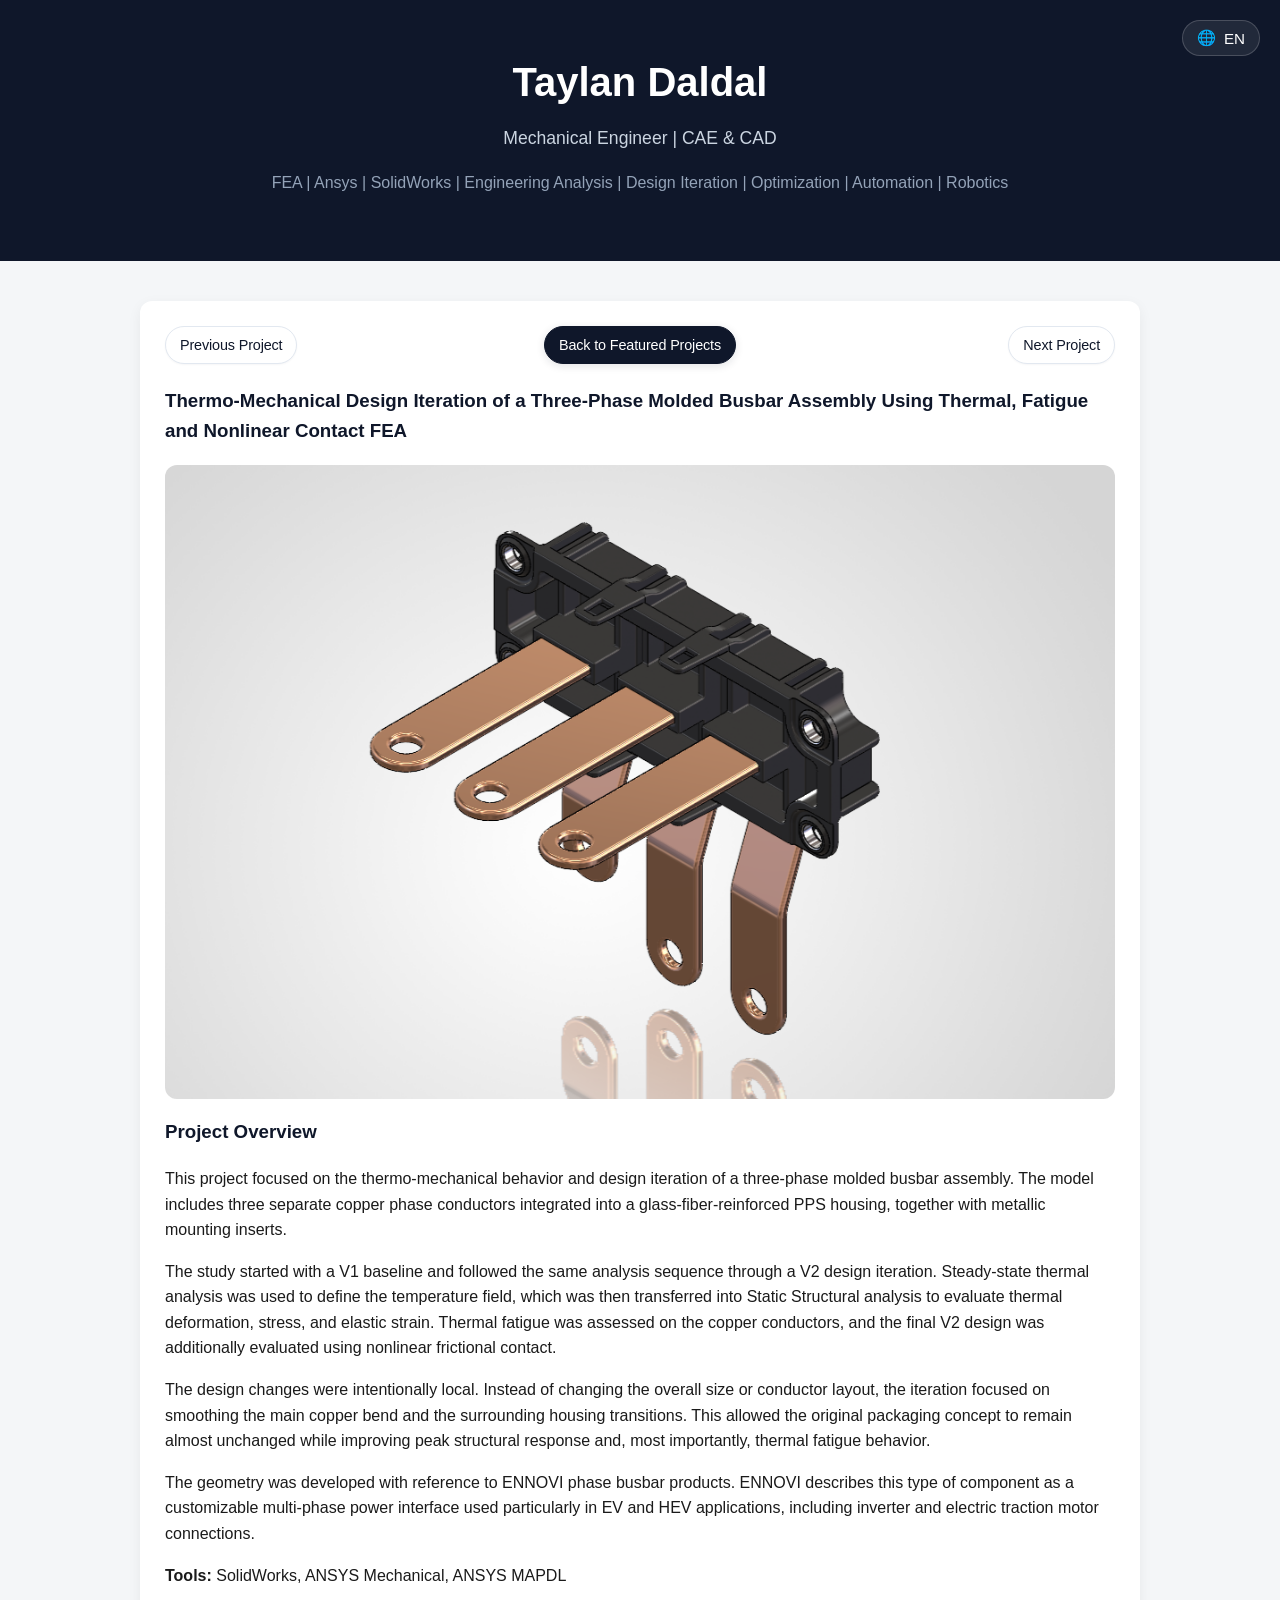
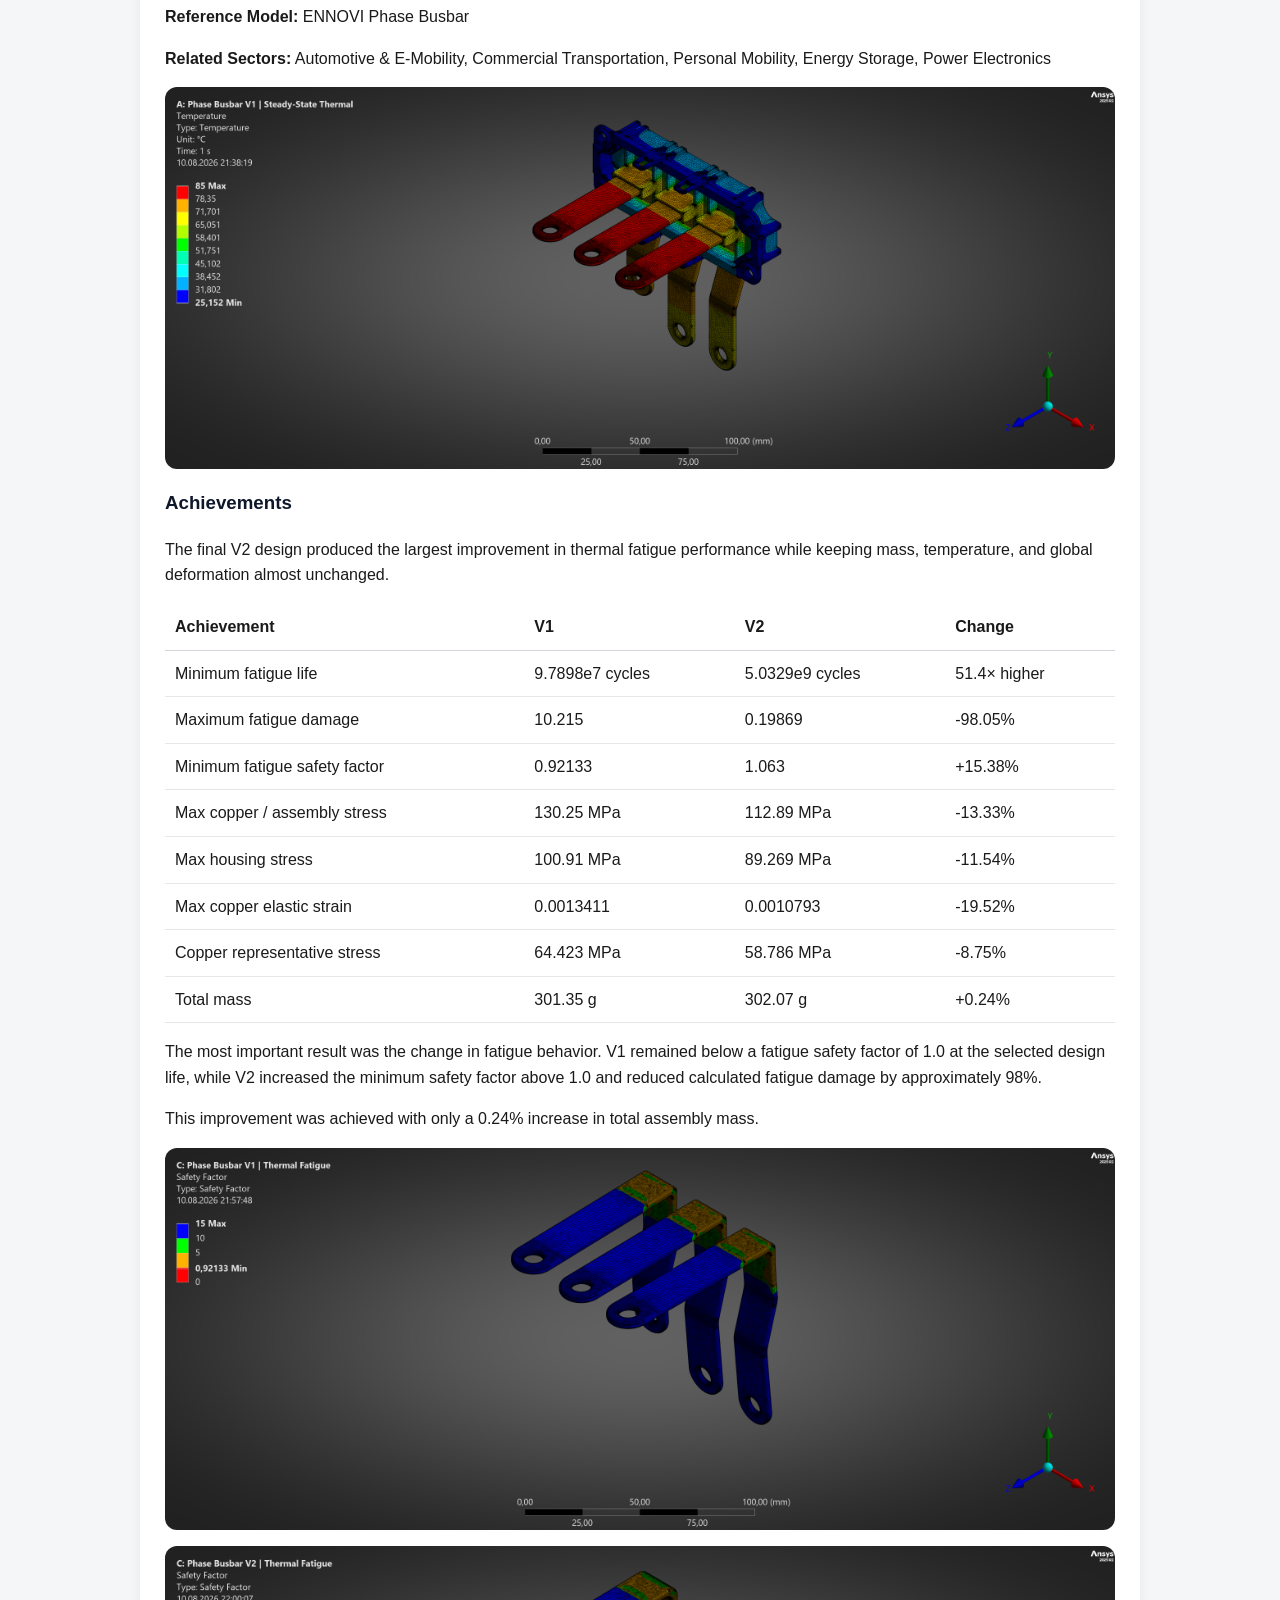
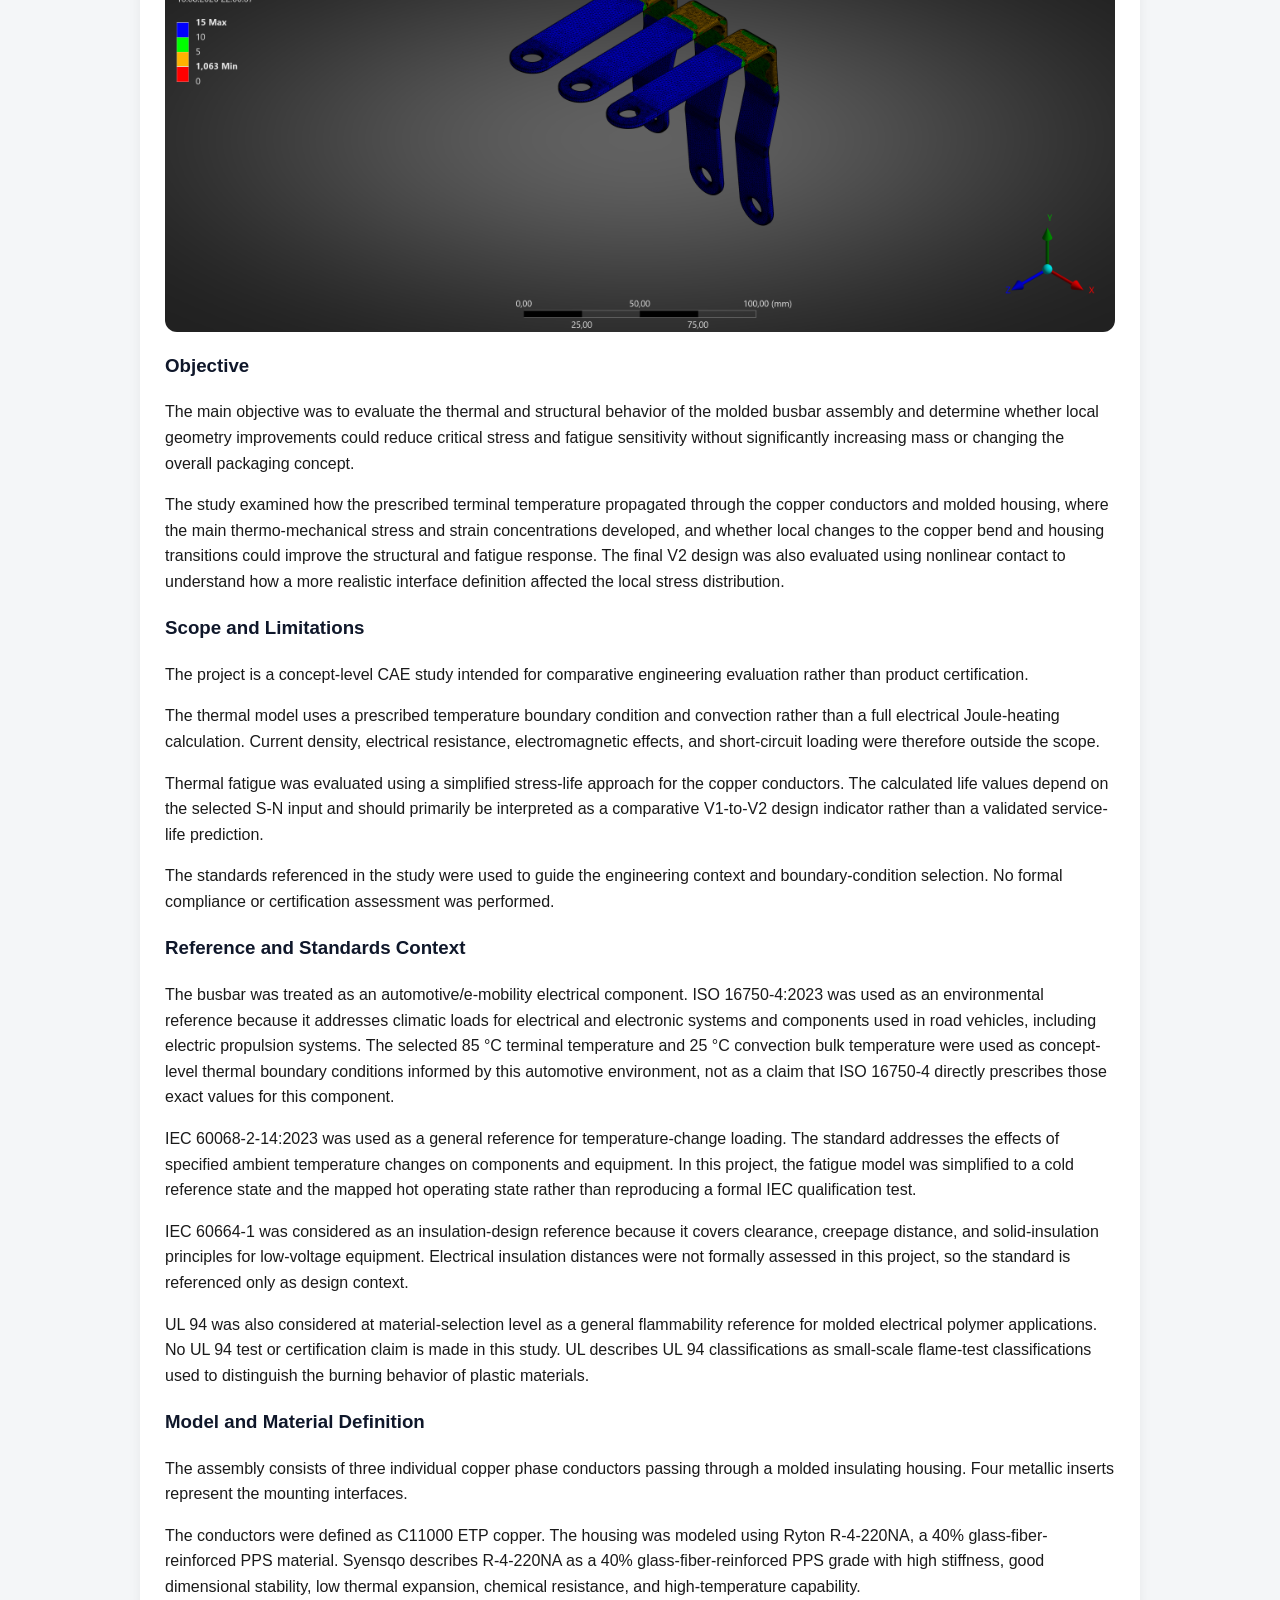
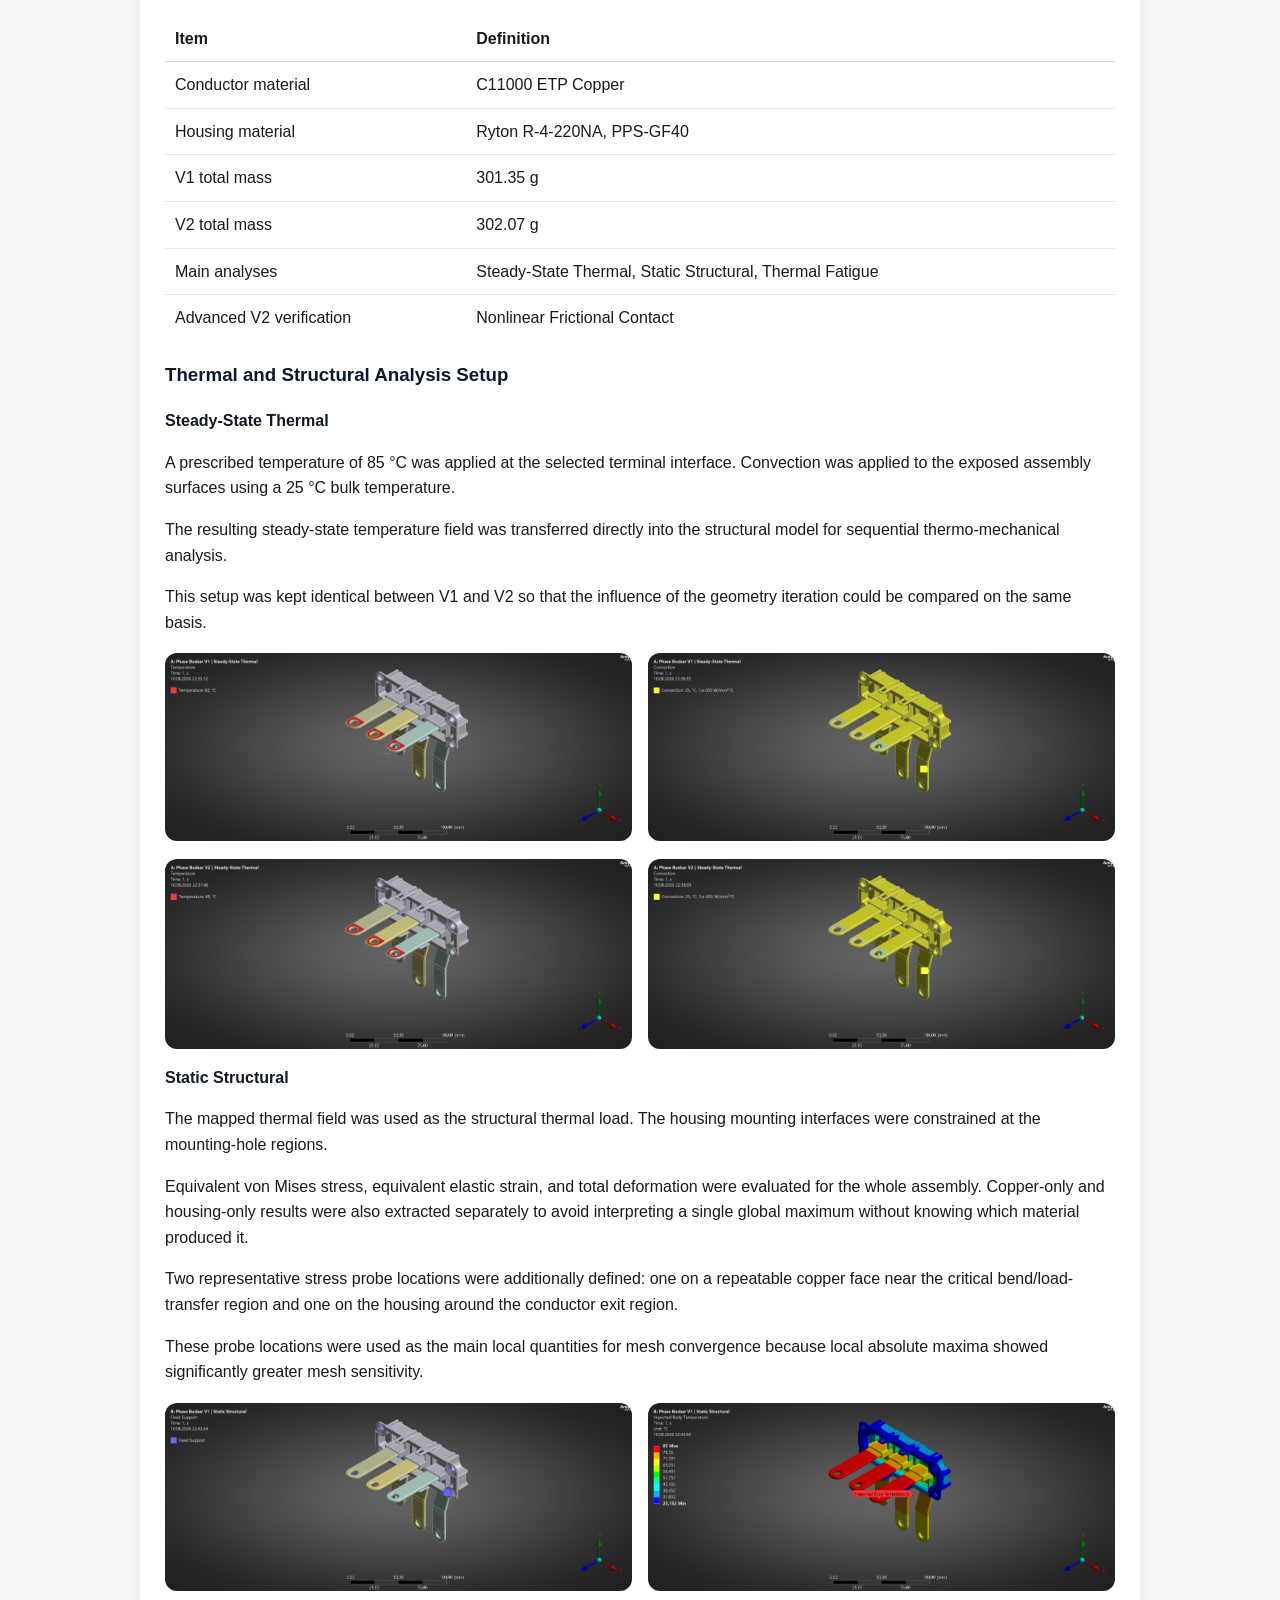
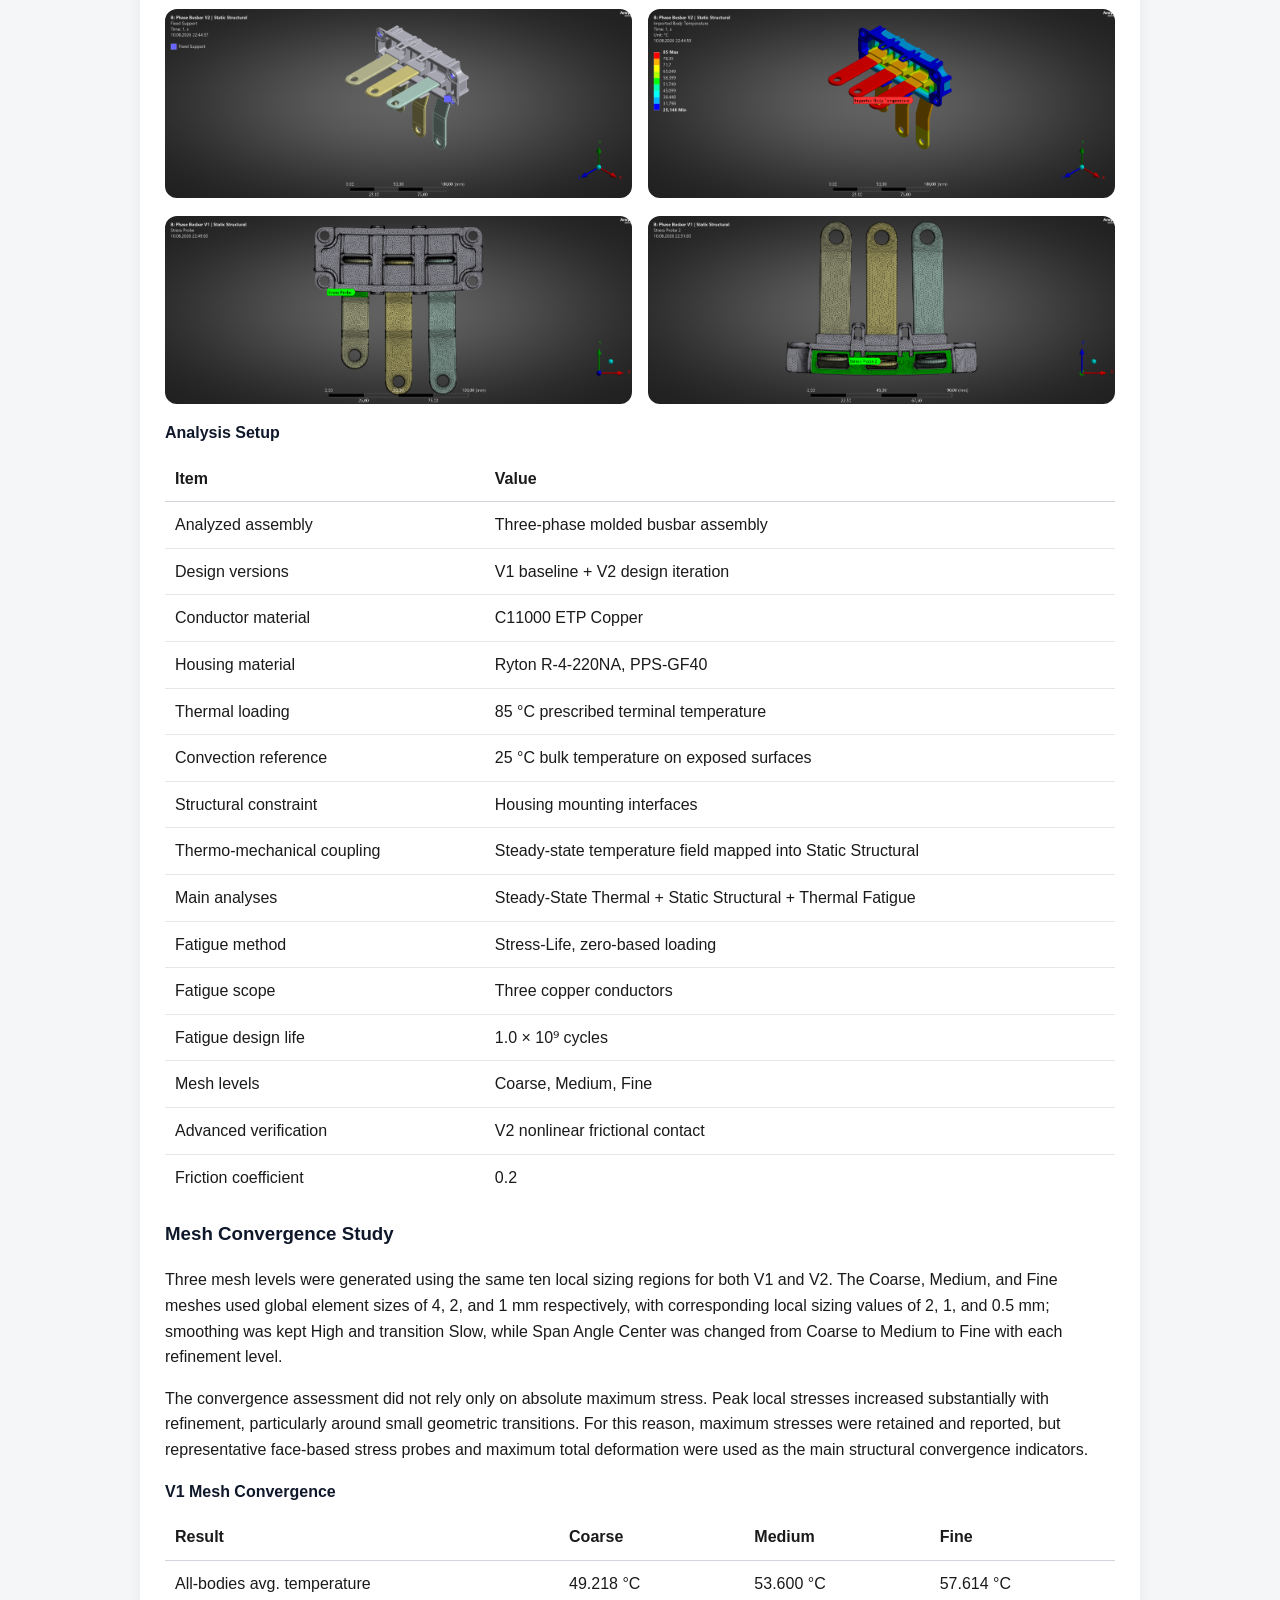
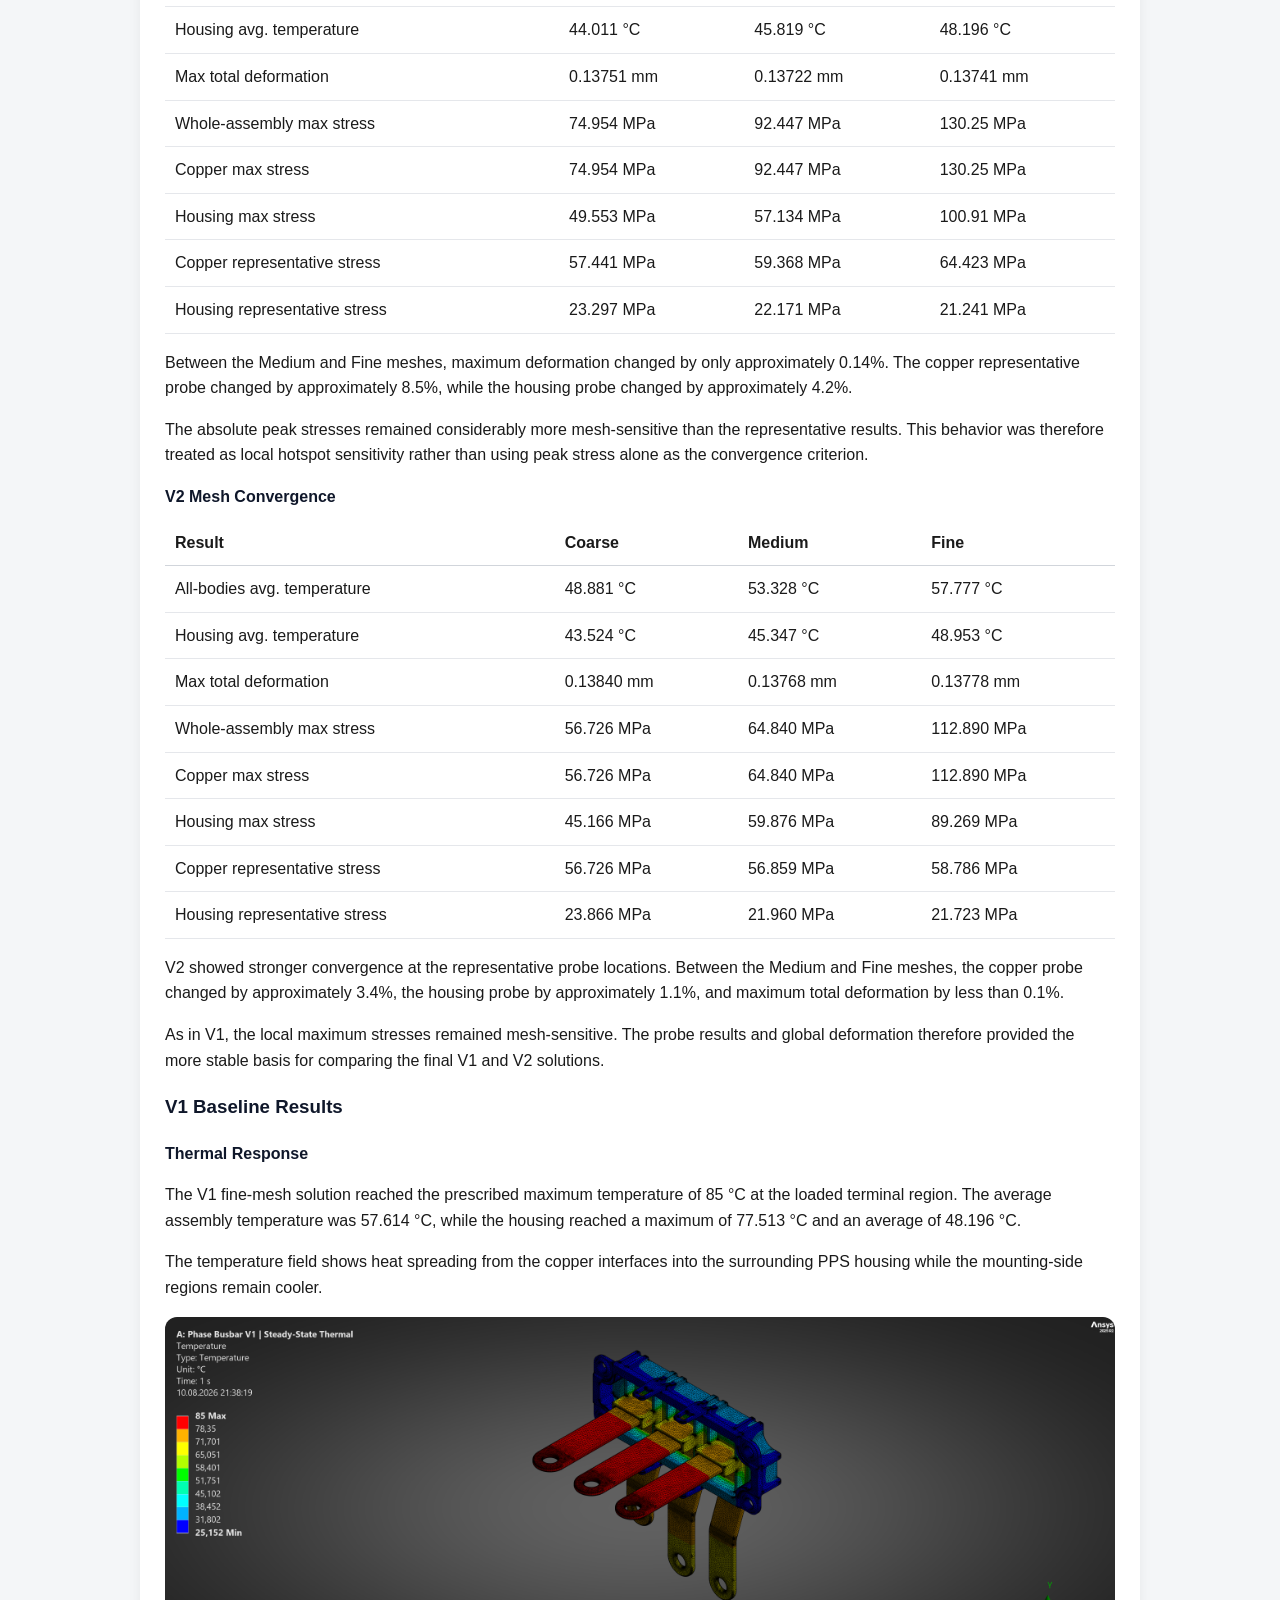
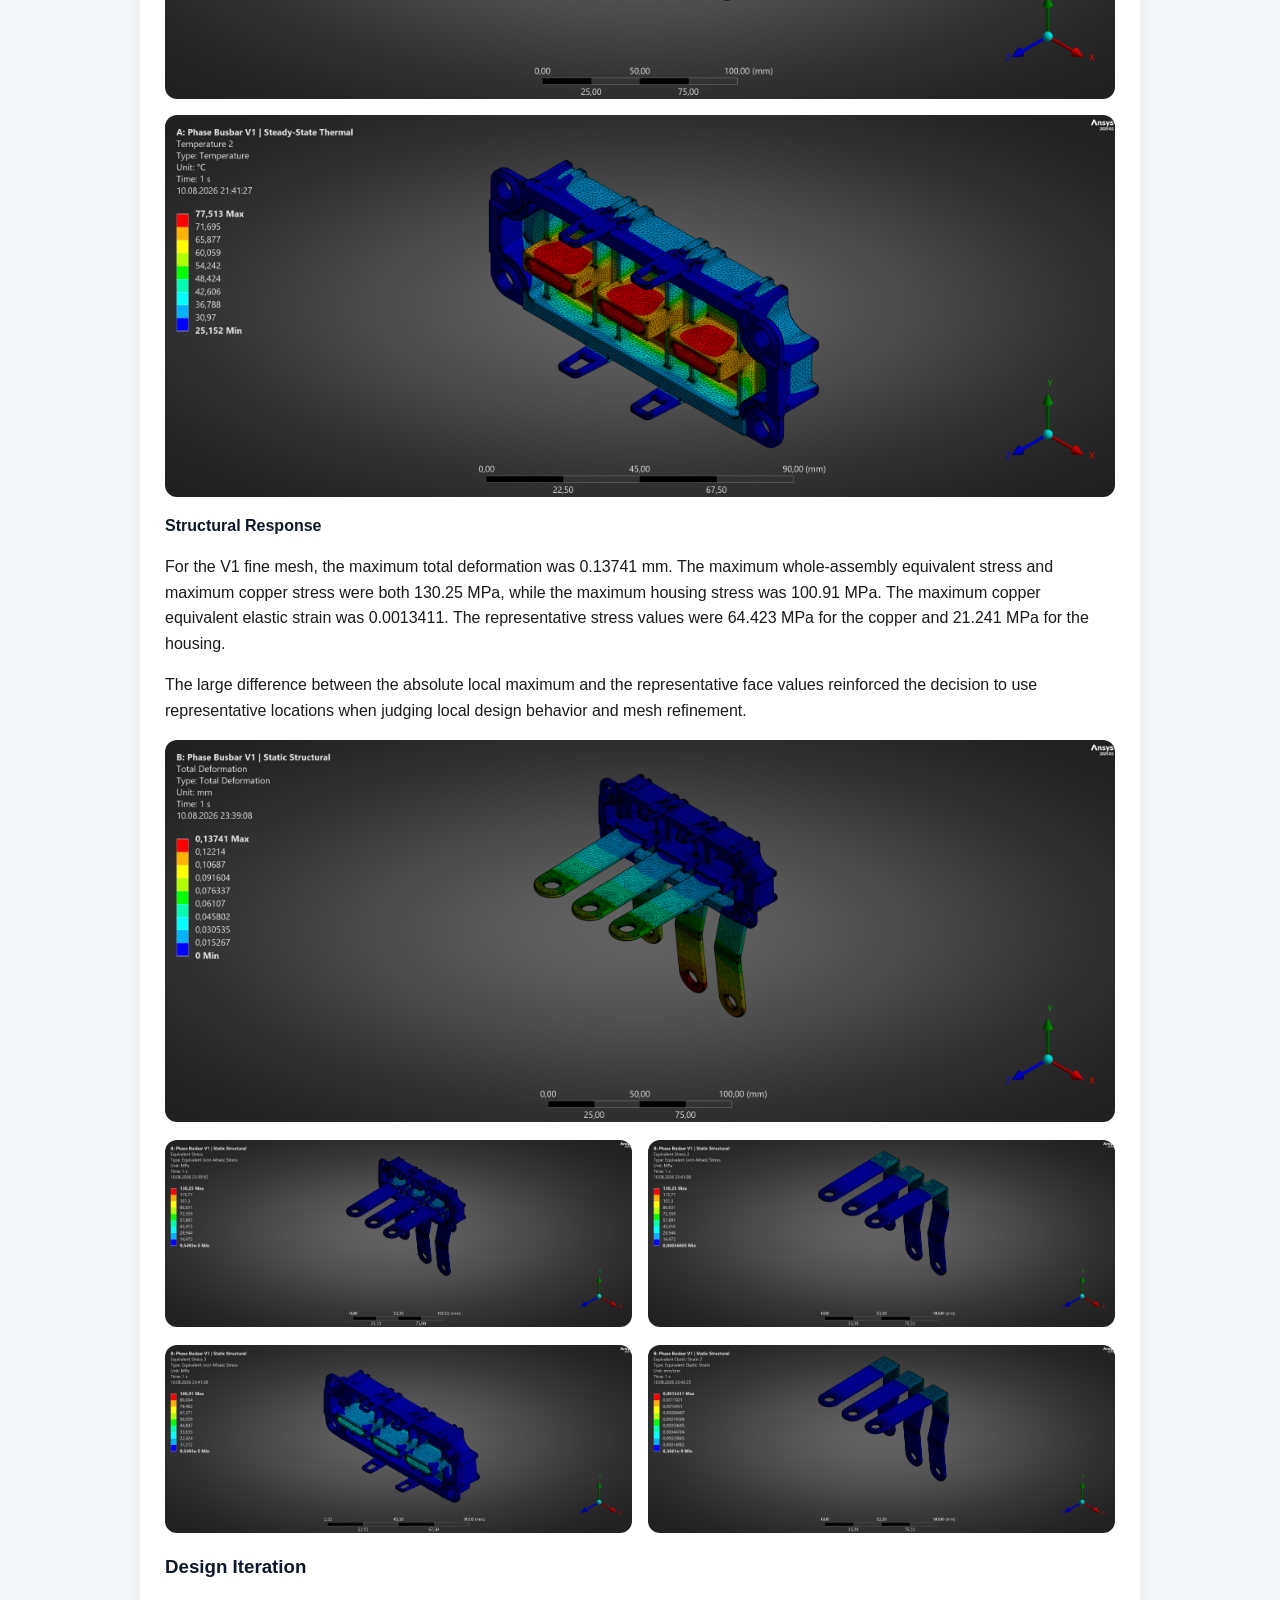
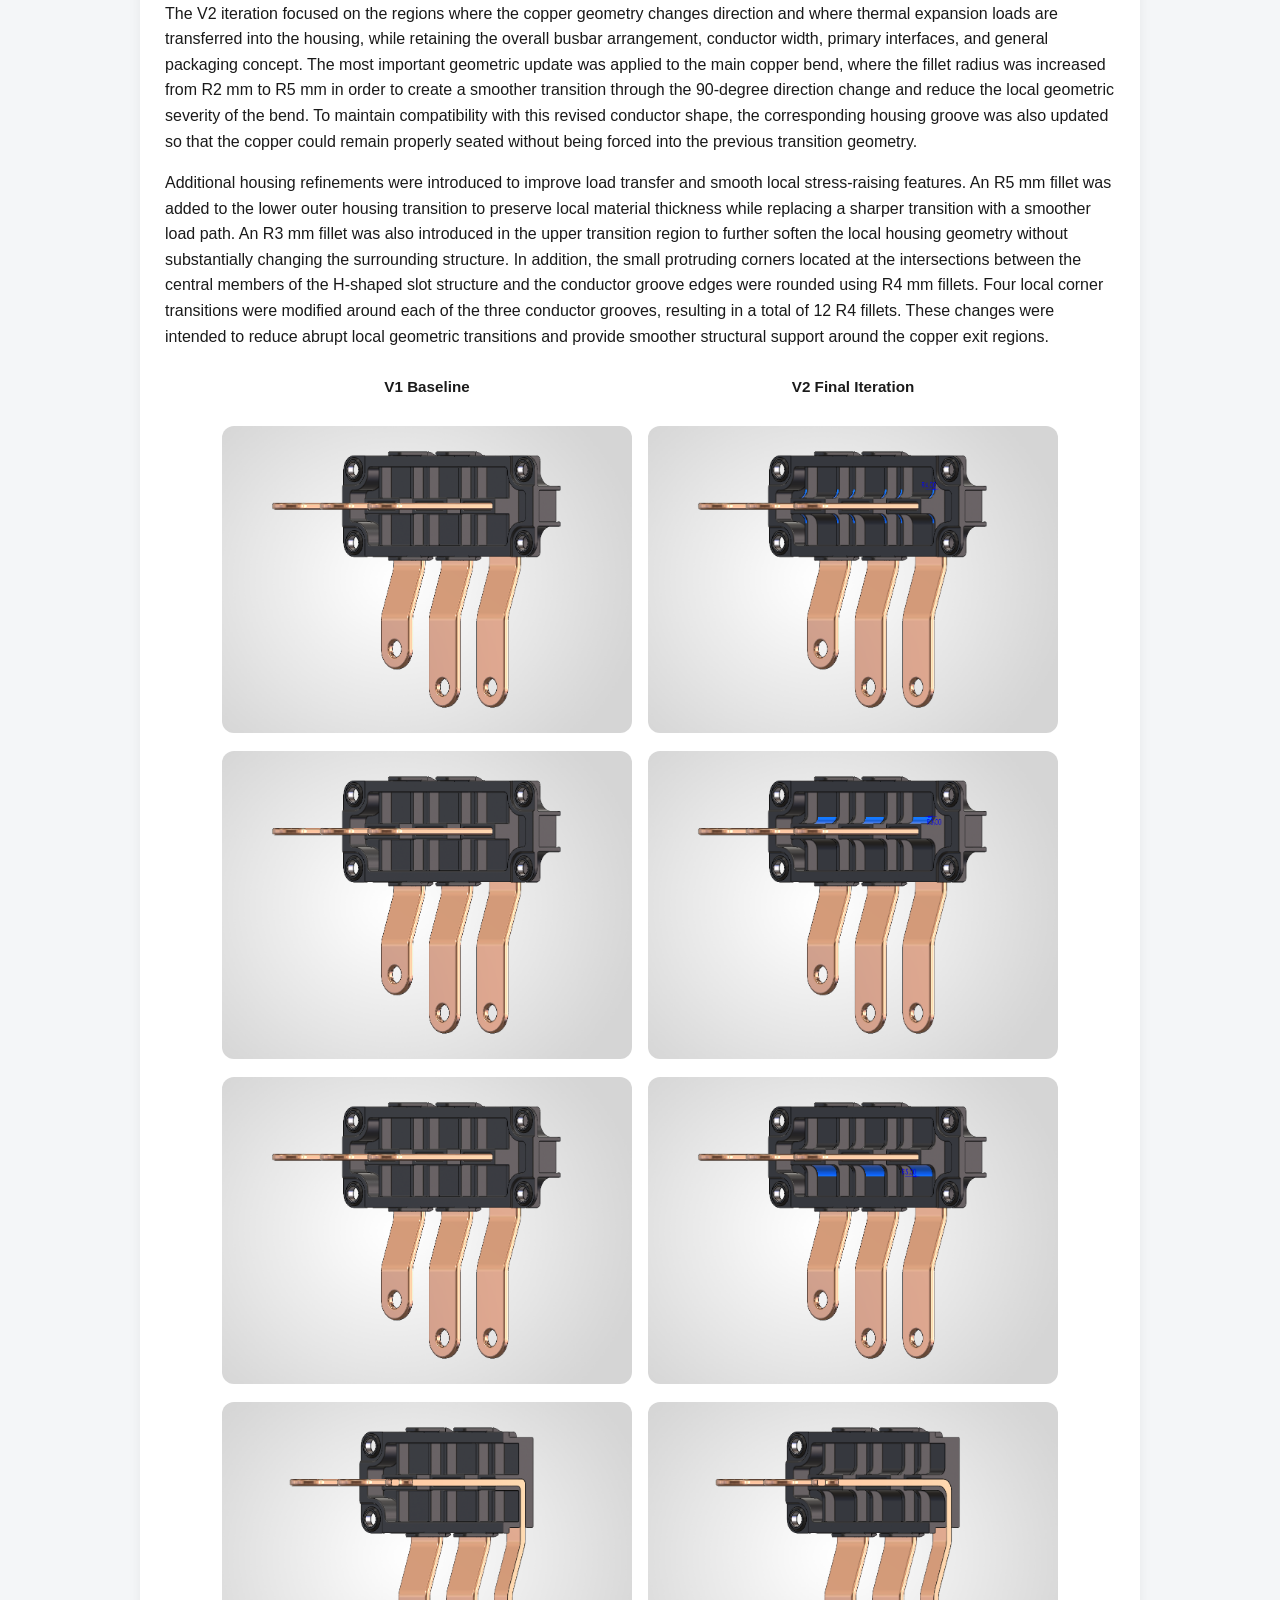
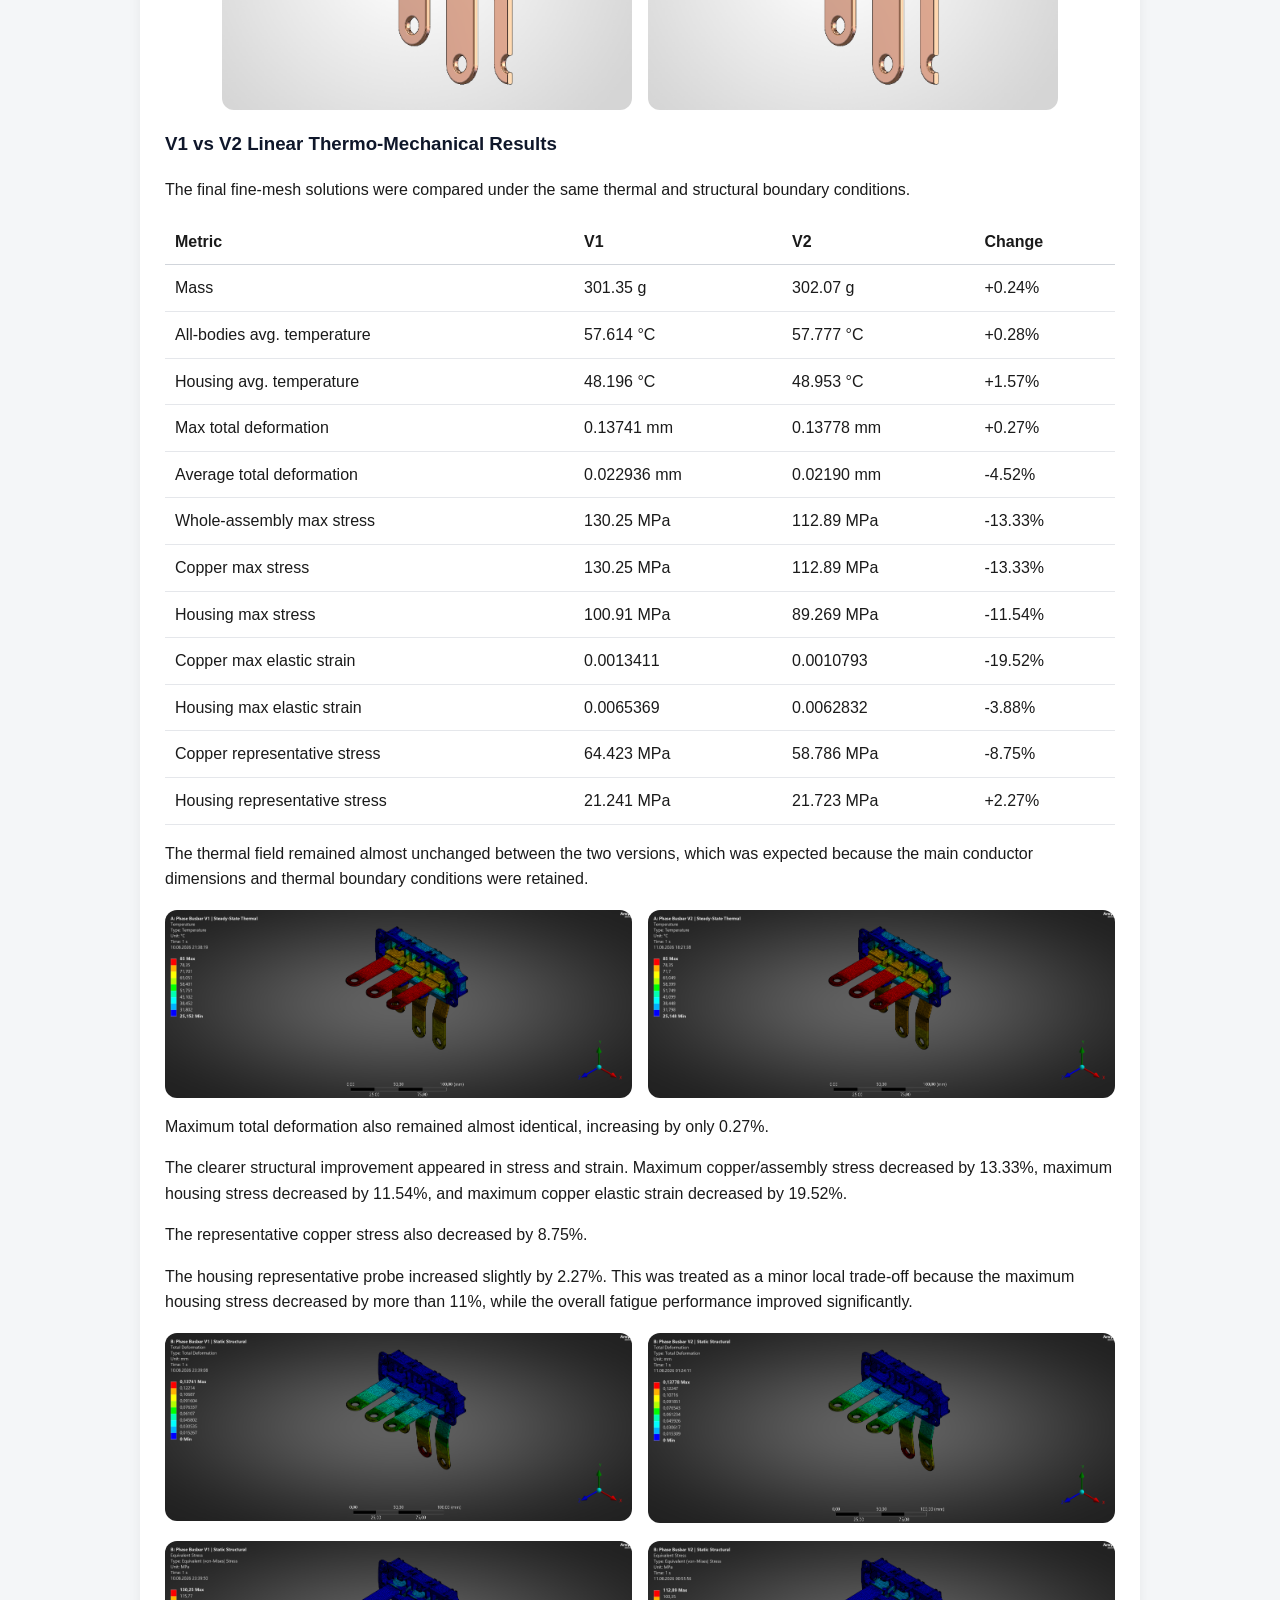
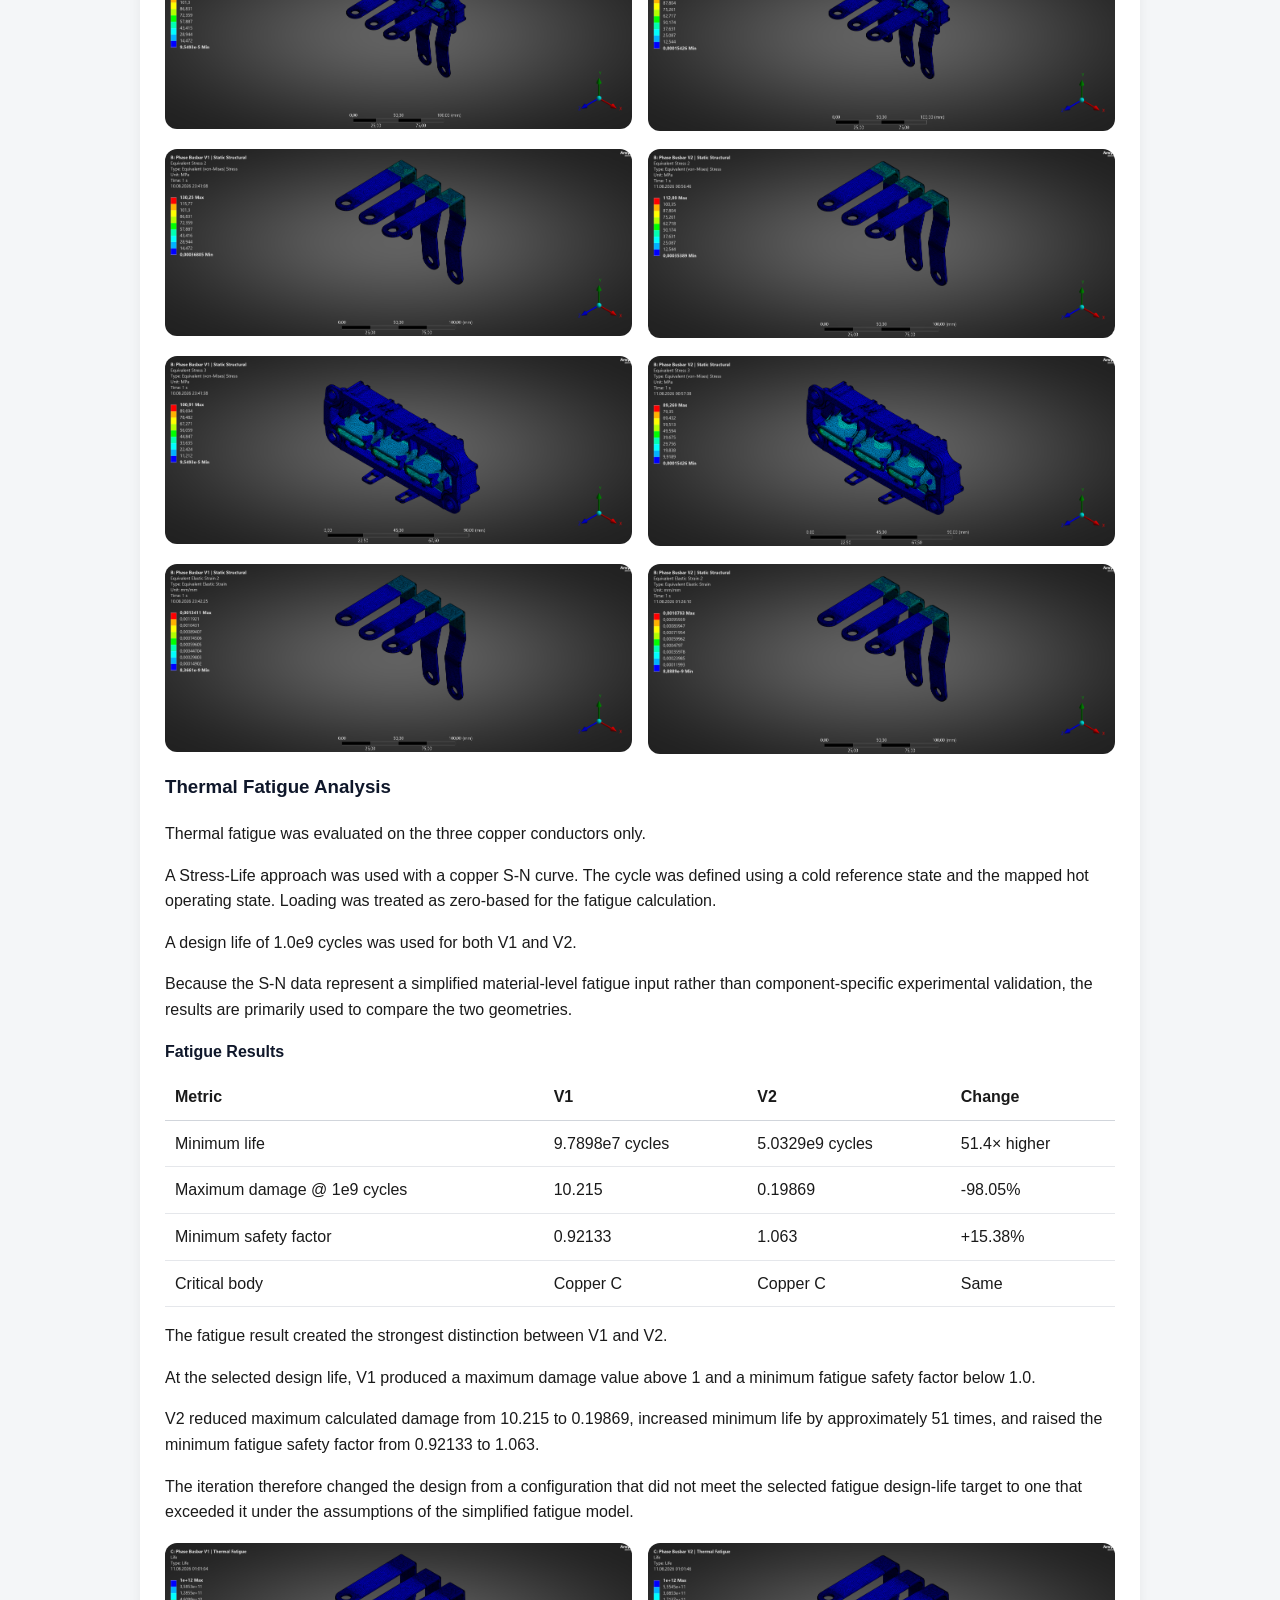
<file: project4.html>
<!DOCTYPE html>
<html lang="en">
<head>
  <meta charset="UTF-8" />
  <meta name="viewport" content="width=device-width, initial-scale=1.0" />
  <title>Project 4 | Taylan Daldal</title>
  <link rel="stylesheet" href="style.css?v=28" />
</head>
<body data-page="project4">
  <header>
    <div class="lang-switch">
      <button class="lang-btn" id="langBtn" type="button">
        🌐 <span id="currentLang">EN</span>
      </button>
      <div class="lang-menu" id="langMenu">
        <button class="lang-option" type="button" data-lang="en">English</button>
        <button class="lang-option" type="button" data-lang="de">Deutsch</button>
      </div>
    </div>

    <a href="index.html" class="site-home-link" aria-label="Back to homepage">
      <h1 data-i18n="heroTitle">Taylan Daldal</h1>
      <p data-i18n="heroRole">Mechanical Engineer | CAE & CAD</p>
      <p class="hero-sub" data-i18n="heroSub">FEA | Ansys | SolidWorks | Engineering Analysis | Design Iteration | Optimization | Automation | Robotics</p>
    </a>
  </header>

  <div class="container">
    <div class="section">
      <div class="project-nav">
        <a href="project1.html" class="back-link project-nav-link nav-left" data-i18n="previousProject">Previous Project</a>
        <a href="index.html" class="back-link project-nav-link nav-center" data-i18n="backLink">Back to Featured Projects</a>
        <a href="project3.html" class="back-link project-nav-link nav-right" data-i18n="nextProject">Next Project</a>
      </div>

      <h3 data-i18n="project4MainTitle">Thermo-Mechanical Design Iteration of a Three-Phase Molded Busbar Assembly Using Thermal, Fatigue and Nonlinear Contact FEA</h3>

      <div class="project-hero-image">
        <img src="project4/v1main.PNG" alt="V1 baseline phase busbar hero image">
      </div>

      <h3 data-i18n="overviewTitle">Project Overview</h3>
      <p data-i18n="overviewText1">
        This project focused on the thermo-mechanical behavior and design iteration of a three-phase molded busbar assembly. The model includes three separate copper phase conductors integrated into a glass-fiber-reinforced PPS housing, together with metallic mounting inserts.
      </p>
      <p data-i18n="overviewText2">
        The study started with a V1 baseline and followed the same analysis sequence through a V2 design iteration. Steady-state thermal analysis was used to define the temperature field, which was then transferred into Static Structural analysis to evaluate thermal deformation, stress, and elastic strain. Thermal fatigue was assessed on the copper conductors, and the final V2 design was additionally evaluated using nonlinear frictional contact.
      </p>
      <p data-i18n="overviewText3">
        The design changes were intentionally local. Instead of changing the overall size or conductor layout, the iteration focused on smoothing the main copper bend and the surrounding housing transitions. This allowed the original packaging concept to remain almost unchanged while improving peak structural response and, most importantly, thermal fatigue behavior.
      </p>
      <p data-i18n="overviewText4">
        The geometry was developed with reference to ENNOVI phase busbar products. ENNOVI describes this type of component as a customizable multi-phase power interface used particularly in EV and HEV applications, including inverter and electric traction motor connections.
      </p>

      <p class="tools-line"><strong data-i18n="toolsLabel">Tools:</strong> SolidWorks, ANSYS Mechanical, ANSYS MAPDL</p>
      <p class="tools-line"><strong data-i18n="referenceModelLabel">Reference Model:</strong> ENNOVI Phase Busbar</p>
      <p class="tools-line"><strong data-i18n="relatedSectorsLabel">Related Sectors:</strong> <span data-i18n="relatedSectorsValue">Automotive & E-Mobility, Commercial Transportation, Personal Mobility, Energy Storage, Power Electronics</span></p>

      <div class="project-full-stack">
        <img src="project4/v1temp.png" alt="V1 temperature result isometric view">
      </div>

      <h3 data-i18n="achievementsTitle">Achievements</h3>
      <p data-i18n="achievementsIntro">
        The final V2 design produced the largest improvement in thermal fatigue performance while keeping mass, temperature, and global deformation almost unchanged.
      </p>

      <div class="table-scroll-auto">
        <table>
          <thead>
            <tr>
              <th data-i18n="tableAchievement">Achievement</th>
              <th>V1</th>
              <th>V2</th>
              <th data-i18n="tableChange">Change</th>
            </tr>
          </thead>
          <tbody>
            <tr>
              <td data-i18n="achievementMinLife">Minimum fatigue life</td>
              <td>9.7898e7 cycles</td>
              <td>5.0329e9 cycles</td>
              <td>51.4× higher</td>
            </tr>
            <tr>
              <td data-i18n="achievementMaxDamage">Maximum fatigue damage</td>
              <td>10.215</td>
              <td>0.19869</td>
              <td>-98.05%</td>
            </tr>
            <tr>
              <td data-i18n="achievementMinSafetyFactor">Minimum fatigue safety factor</td>
              <td>0.92133</td>
              <td>1.063</td>
              <td>+15.38%</td>
            </tr>
            <tr>
              <td data-i18n="achievementMaxCopperStress">Max copper / assembly stress</td>
              <td>130.25 MPa</td>
              <td>112.89 MPa</td>
              <td>-13.33%</td>
            </tr>
            <tr>
              <td data-i18n="achievementMaxHousingStress">Max housing stress</td>
              <td>100.91 MPa</td>
              <td>89.269 MPa</td>
              <td>-11.54%</td>
            </tr>
            <tr>
              <td data-i18n="achievementMaxCopperStrain">Max copper elastic strain</td>
              <td>0.0013411</td>
              <td>0.0010793</td>
              <td>-19.52%</td>
            </tr>
            <tr>
              <td data-i18n="achievementCopperRepStress">Copper representative stress</td>
              <td>64.423 MPa</td>
              <td>58.786 MPa</td>
              <td>-8.75%</td>
            </tr>
            <tr>
              <td data-i18n="achievementTotalMass">Total mass</td>
              <td>301.35 g</td>
              <td>302.07 g</td>
              <td>+0.24%</td>
            </tr>
          </tbody>
        </table>
      </div>

      <p data-i18n="achievementsText1">
        The most important result was the change in fatigue behavior. V1 remained below a fatigue safety factor of 1.0 at the selected design life, while V2 increased the minimum safety factor above 1.0 and reduced calculated fatigue damage by approximately 98%.
      </p>
      <p data-i18n="achievementsText2">
        This improvement was achieved with only a 0.24% increase in total assembly mass.
      </p>

      <div class="project-full-stack">
        <img src="project4/v1fatiguesafety.png" alt="V1 fatigue safety factor result">
        <img src="project4/v2fatiguesafety.png" alt="V2 fatigue safety factor result">
      </div>

      <h3 data-i18n="objectiveTitle">Objective</h3>
      <p data-i18n="objectiveText">
        The main objective was to evaluate the thermal and structural behavior of the molded busbar assembly and determine whether local geometry improvements could reduce critical stress and fatigue sensitivity without significantly increasing mass or changing the overall packaging concept.
      </p>
      <p data-i18n="objectiveText2">
        The study examined how the prescribed terminal temperature propagated through the copper conductors and molded housing, where the main thermo-mechanical stress and strain concentrations developed, and whether local changes to the copper bend and housing transitions could improve the structural and fatigue response. The final V2 design was also evaluated using nonlinear contact to understand how a more realistic interface definition affected the local stress distribution.
      </p>

      <h3 data-i18n="scopeTitle">Scope and Limitations</h3>
      <p data-i18n="scopeText1">
        The project is a concept-level CAE study intended for comparative engineering evaluation rather than product certification.
      </p>
      <p data-i18n="scopeText2">
        The thermal model uses a prescribed temperature boundary condition and convection rather than a full electrical Joule-heating calculation. Current density, electrical resistance, electromagnetic effects, and short-circuit loading were therefore outside the scope.
      </p>
      <p data-i18n="scopeText3">
        Thermal fatigue was evaluated using a simplified stress-life approach for the copper conductors. The calculated life values depend on the selected S-N input and should primarily be interpreted as a comparative V1-to-V2 design indicator rather than a validated service-life prediction.
      </p>
      <p data-i18n="scopeText4">
        The standards referenced in the study were used to guide the engineering context and boundary-condition selection. No formal compliance or certification assessment was performed.
      </p>

      <h3 data-i18n="standardsContextTitle">Reference and Standards Context</h3>
      <p data-i18n="standardsContextText1">
        The busbar was treated as an automotive/e-mobility electrical component. ISO 16750-4:2023 was used as an environmental reference because it addresses climatic loads for electrical and electronic systems and components used in road vehicles, including electric propulsion systems. The selected 85 °C terminal temperature and 25 °C convection bulk temperature were used as concept-level thermal boundary conditions informed by this automotive environment, not as a claim that ISO 16750-4 directly prescribes those exact values for this component.
      </p>
      <p data-i18n="standardsContextText2">
        IEC 60068-2-14:2023 was used as a general reference for temperature-change loading. The standard addresses the effects of specified ambient temperature changes on components and equipment. In this project, the fatigue model was simplified to a cold reference state and the mapped hot operating state rather than reproducing a formal IEC qualification test.
      </p>
      <p data-i18n="standardsContextText3">
        IEC 60664-1 was considered as an insulation-design reference because it covers clearance, creepage distance, and solid-insulation principles for low-voltage equipment. Electrical insulation distances were not formally assessed in this project, so the standard is referenced only as design context.
      </p>
      <p data-i18n="standardsContextText4">
        UL 94 was also considered at material-selection level as a general flammability reference for molded electrical polymer applications. No UL 94 test or certification claim is made in this study. UL describes UL 94 classifications as small-scale flame-test classifications used to distinguish the burning behavior of plastic materials.
      </p>

      <h3 data-i18n="modelMaterialTitle">Model and Material Definition</h3>
      <p data-i18n="modelMaterialText1">
        The assembly consists of three individual copper phase conductors passing through a molded insulating housing. Four metallic inserts represent the mounting interfaces.
      </p>
      <p data-i18n="modelMaterialText2">
        The conductors were defined as C11000 ETP copper. The housing was modeled using Ryton R-4-220NA, a 40% glass-fiber-reinforced PPS material. Syensqo describes R-4-220NA as a 40% glass-fiber-reinforced PPS grade with high stiffness, good dimensional stability, low thermal expansion, chemical resistance, and high-temperature capability.
      </p>

      <table style="width:100%; border-collapse:collapse; margin-top:8px;">
        <thead>
          <tr>
            <th style="text-align:left; padding:10px; border-bottom:1px solid #d1d5db;" data-i18n="tableItem">Item</th>
            <th style="text-align:left; padding:10px; border-bottom:1px solid #d1d5db;" data-i18n="tableDefinition">Definition</th>
          </tr>
        </thead>
        <tbody>
          <tr>
            <td style="padding:10px; border-bottom:1px solid #e5e7eb;" data-i18n="modelConductorMaterial">Conductor material</td>
            <td style="padding:10px; border-bottom:1px solid #e5e7eb;">C11000 ETP Copper</td>
          </tr>
          <tr>
            <td style="padding:10px; border-bottom:1px solid #e5e7eb;" data-i18n="modelHousingMaterial">Housing material</td>
            <td style="padding:10px; border-bottom:1px solid #e5e7eb;">Ryton R-4-220NA, PPS-GF40</td>
          </tr>
          <tr>
            <td style="padding:10px; border-bottom:1px solid #e5e7eb;" data-i18n="modelV1Mass">V1 total mass</td>
            <td style="padding:10px; border-bottom:1px solid #e5e7eb;">301.35 g</td>
          </tr>
          <tr>
            <td style="padding:10px; border-bottom:1px solid #e5e7eb;" data-i18n="modelV2Mass">V2 total mass</td>
            <td style="padding:10px; border-bottom:1px solid #e5e7eb;">302.07 g</td>
          </tr>
          <tr>
            <td style="padding:10px; border-bottom:1px solid #e5e7eb;" data-i18n="modelMainAnalyses">Main analyses</td>
            <td style="padding:10px; border-bottom:1px solid #e5e7eb;" data-i18n="modelMainAnalysesValue">Steady-State Thermal, Static Structural, Thermal Fatigue</td>
          </tr>
          <tr>
            <td style="padding:10px;" data-i18n="modelAdvancedVerification">Advanced V2 verification</td>
            <td style="padding:10px;" data-i18n="modelAdvancedVerificationValue">Nonlinear Frictional Contact</td>
          </tr>
        </tbody>
      </table>

      <h3 data-i18n="thermalStructuralSetupTitle">Thermal and Structural Analysis Setup</h3>

      <h4 data-i18n="steadyStateThermalTitle">Steady-State Thermal</h4>
      <p data-i18n="steadyStateThermalText1">
        A prescribed temperature of 85 °C was applied at the selected terminal interface. Convection was applied to the exposed assembly surfaces using a 25 °C bulk temperature.
      </p>
      <p data-i18n="steadyStateThermalText2">
        The resulting steady-state temperature field was transferred directly into the structural model for sequential thermo-mechanical analysis.
      </p>
      <p data-i18n="steadyStateThermalText3">
        This setup was kept identical between V1 and V2 so that the influence of the geometry iteration could be compared on the same basis.
      </p>

      <div class="project-top-row">
        <div><img src="project4/v1bctemp.png" alt="V1 prescribed temperature boundary condition"></div>
        <div><img src="project4/v1bccon.png" alt="V1 convection boundary condition"></div>
      </div>
      <div class="project-top-row">
        <div><img src="project4/v2bctemp.png" alt="V2 prescribed temperature boundary condition"></div>
        <div><img src="project4/v2bccon.png" alt="V2 convection boundary condition"></div>
      </div>

      <h4 data-i18n="staticStructuralTitle">Static Structural</h4>
      <p data-i18n="staticStructuralText1">
        The mapped thermal field was used as the structural thermal load. The housing mounting interfaces were constrained at the mounting-hole regions.
      </p>
      <p data-i18n="staticStructuralText2">
        Equivalent von Mises stress, equivalent elastic strain, and total deformation were evaluated for the whole assembly. Copper-only and housing-only results were also extracted separately to avoid interpreting a single global maximum without knowing which material produced it.
      </p>
      <p data-i18n="staticStructuralText3">
        Two representative stress probe locations were additionally defined: one on a repeatable copper face near the critical bend/load-transfer region and one on the housing around the conductor exit region.
      </p>
      <p data-i18n="staticStructuralText4">
        These probe locations were used as the main local quantities for mesh convergence because local absolute maxima showed significantly greater mesh sensitivity.
      </p>

      <div class="project-top-row">
        <div><img src="project4/v1support.png" alt="V1 structural support definition"></div>
        <div><img src="project4/v1importedtemp.png" alt="V1 imported temperature field"></div>
      </div>
      <div class="project-top-row">
        <div><img src="project4/v2support.png" alt="V2 structural support definition"></div>
        <div><img src="project4/v2importedtemp.png" alt="V2 imported temperature field"></div>
      </div>
      <div class="project-top-row">
        <div><img src="project4/copperprobe1.png" alt="Copper representative stress probe location"></div>
        <div><img src="project4/housingprobe1.png" alt="Housing representative stress probe location"></div>
      </div>

      <h4 data-i18n="analysisSetupTableTitle">Analysis Setup</h4>
      <table style="width:100%; border-collapse:collapse; margin-top:8px;">
        <thead>
          <tr>
            <th style="text-align:left; padding:10px; border-bottom:1px solid #d1d5db;" data-i18n="tableItem">Item</th>
            <th style="text-align:left; padding:10px; border-bottom:1px solid #d1d5db;" data-i18n="tableValue">Value</th>
          </tr>
        </thead>
        <tbody>
          <tr><td style="padding:10px; border-bottom:1px solid #e5e7eb;" data-i18n="setupAnalyzedAssembly">Analyzed assembly</td><td style="padding:10px; border-bottom:1px solid #e5e7eb;" data-i18n="setupAnalyzedAssemblyValue">Three-phase molded busbar assembly</td></tr>
          <tr><td style="padding:10px; border-bottom:1px solid #e5e7eb;" data-i18n="setupDesignVersions">Design versions</td><td style="padding:10px; border-bottom:1px solid #e5e7eb;" data-i18n="setupDesignVersionsValue">V1 baseline + V2 design iteration</td></tr>
          <tr><td style="padding:10px; border-bottom:1px solid #e5e7eb;" data-i18n="setupConductorMaterial">Conductor material</td><td style="padding:10px; border-bottom:1px solid #e5e7eb;">C11000 ETP Copper</td></tr>
          <tr><td style="padding:10px; border-bottom:1px solid #e5e7eb;" data-i18n="setupHousingMaterial">Housing material</td><td style="padding:10px; border-bottom:1px solid #e5e7eb;">Ryton R-4-220NA, PPS-GF40</td></tr>
          <tr><td style="padding:10px; border-bottom:1px solid #e5e7eb;" data-i18n="setupThermalLoading">Thermal loading</td><td style="padding:10px; border-bottom:1px solid #e5e7eb;" data-i18n="setupThermalLoadingValue">85 °C prescribed terminal temperature</td></tr>
          <tr><td style="padding:10px; border-bottom:1px solid #e5e7eb;" data-i18n="setupConvectionReference">Convection reference</td><td style="padding:10px; border-bottom:1px solid #e5e7eb;" data-i18n="setupConvectionReferenceValue">25 °C bulk temperature on exposed surfaces</td></tr>
          <tr><td style="padding:10px; border-bottom:1px solid #e5e7eb;" data-i18n="setupStructuralConstraint">Structural constraint</td><td style="padding:10px; border-bottom:1px solid #e5e7eb;" data-i18n="setupStructuralConstraintValue">Housing mounting interfaces</td></tr>
          <tr><td style="padding:10px; border-bottom:1px solid #e5e7eb;" data-i18n="setupCoupling">Thermo-mechanical coupling</td><td style="padding:10px; border-bottom:1px solid #e5e7eb;" data-i18n="setupCouplingValue">Steady-state temperature field mapped into Static Structural</td></tr>
          <tr><td style="padding:10px; border-bottom:1px solid #e5e7eb;" data-i18n="setupMainAnalyses">Main analyses</td><td style="padding:10px; border-bottom:1px solid #e5e7eb;" data-i18n="setupMainAnalysesValue">Steady-State Thermal + Static Structural + Thermal Fatigue</td></tr>
          <tr><td style="padding:10px; border-bottom:1px solid #e5e7eb;" data-i18n="setupFatigueMethod">Fatigue method</td><td style="padding:10px; border-bottom:1px solid #e5e7eb;" data-i18n="setupFatigueMethodValue">Stress-Life, zero-based loading</td></tr>
          <tr><td style="padding:10px; border-bottom:1px solid #e5e7eb;" data-i18n="setupFatigueScope">Fatigue scope</td><td style="padding:10px; border-bottom:1px solid #e5e7eb;" data-i18n="setupFatigueScopeValue">Three copper conductors</td></tr>
          <tr><td style="padding:10px; border-bottom:1px solid #e5e7eb;" data-i18n="setupFatigueLife">Fatigue design life</td><td style="padding:10px; border-bottom:1px solid #e5e7eb;">1.0 × 10⁹ cycles</td></tr>
          <tr><td style="padding:10px; border-bottom:1px solid #e5e7eb;" data-i18n="setupMeshLevels">Mesh levels</td><td style="padding:10px; border-bottom:1px solid #e5e7eb;" data-i18n="setupMeshLevelsValue">Coarse, Medium, Fine</td></tr>
          <tr><td style="padding:10px; border-bottom:1px solid #e5e7eb;" data-i18n="setupAdvancedVerification">Advanced verification</td><td style="padding:10px; border-bottom:1px solid #e5e7eb;" data-i18n="setupAdvancedVerificationValue">V2 nonlinear frictional contact</td></tr>
          <tr><td style="padding:10px;" data-i18n="setupFrictionCoefficient">Friction coefficient</td><td style="padding:10px;">0.2</td></tr>
        </tbody>
      </table>

      <h3 data-i18n="meshStudyTitle">Mesh Convergence Study</h3>
      <p data-i18n="meshStudyIntroText">
        Three mesh levels were generated using the same ten local sizing regions for both V1 and V2. The Coarse, Medium, and Fine meshes used global element sizes of 4, 2, and 1 mm respectively, with corresponding local sizing values of 2, 1, and 0.5 mm; smoothing was kept High and transition Slow, while Span Angle Center was changed from Coarse to Medium to Fine with each refinement level.
      </p>
      <p data-i18n="meshStudyIntroText2">
        The convergence assessment did not rely only on absolute maximum stress. Peak local stresses increased substantially with refinement, particularly around small geometric transitions. For this reason, maximum stresses were retained and reported, but representative face-based stress probes and maximum total deformation were used as the main structural convergence indicators.
      </p>

      <h4 data-i18n="v1MeshConvergenceTitle">V1 Mesh Convergence</h4>
      <div class="table-scroll-auto">
        <table>
          <thead>
            <tr>
              <th data-i18n="tableResult">Result</th>
              <th data-i18n="meshRowCoarse">Coarse</th>
              <th data-i18n="meshRowMedium">Medium</th>
              <th data-i18n="meshRowFine">Fine</th>
            </tr>
          </thead>
          <tbody>
            <tr><td data-i18n="meshAllAvgTemp">All-bodies avg. temperature</td><td>49.218 °C</td><td>53.600 °C</td><td>57.614 °C</td></tr>
            <tr><td data-i18n="meshHousingAvgTemp">Housing avg. temperature</td><td>44.011 °C</td><td>45.819 °C</td><td>48.196 °C</td></tr>
            <tr><td data-i18n="meshMaxDef">Max total deformation</td><td>0.13751 mm</td><td>0.13722 mm</td><td>0.13741 mm</td></tr>
            <tr><td data-i18n="meshWholeMaxStress">Whole-assembly max stress</td><td>74.954 MPa</td><td>92.447 MPa</td><td>130.25 MPa</td></tr>
            <tr><td data-i18n="meshCopperMaxStress">Copper max stress</td><td>74.954 MPa</td><td>92.447 MPa</td><td>130.25 MPa</td></tr>
            <tr><td data-i18n="meshHousingMaxStress">Housing max stress</td><td>49.553 MPa</td><td>57.134 MPa</td><td>100.91 MPa</td></tr>
            <tr><td data-i18n="meshCopperRepStress">Copper representative stress</td><td>57.441 MPa</td><td>59.368 MPa</td><td>64.423 MPa</td></tr>
            <tr><td data-i18n="meshHousingRepStress">Housing representative stress</td><td>23.297 MPa</td><td>22.171 MPa</td><td>21.241 MPa</td></tr>
          </tbody>
        </table>
      </div>
      <p data-i18n="v1MeshText1">
        Between the Medium and Fine meshes, maximum deformation changed by only approximately 0.14%. The copper representative probe changed by approximately 8.5%, while the housing probe changed by approximately 4.2%.
      </p>
      <p data-i18n="v1MeshText2">
        The absolute peak stresses remained considerably more mesh-sensitive than the representative results. This behavior was therefore treated as local hotspot sensitivity rather than using peak stress alone as the convergence criterion.
      </p>

      <h4 data-i18n="v2MeshConvergenceTitle">V2 Mesh Convergence</h4>
      <div class="table-scroll-auto">
        <table>
          <thead>
            <tr>
              <th data-i18n="tableResult">Result</th>
              <th data-i18n="meshRowCoarse">Coarse</th>
              <th data-i18n="meshRowMedium">Medium</th>
              <th data-i18n="meshRowFine">Fine</th>
            </tr>
          </thead>
          <tbody>
            <tr><td data-i18n="meshAllAvgTemp">All-bodies avg. temperature</td><td>48.881 °C</td><td>53.328 °C</td><td>57.777 °C</td></tr>
            <tr><td data-i18n="meshHousingAvgTemp">Housing avg. temperature</td><td>43.524 °C</td><td>45.347 °C</td><td>48.953 °C</td></tr>
            <tr><td data-i18n="meshMaxDef">Max total deformation</td><td>0.13840 mm</td><td>0.13768 mm</td><td>0.13778 mm</td></tr>
            <tr><td data-i18n="meshWholeMaxStress">Whole-assembly max stress</td><td>56.726 MPa</td><td>64.840 MPa</td><td>112.890 MPa</td></tr>
            <tr><td data-i18n="meshCopperMaxStress">Copper max stress</td><td>56.726 MPa</td><td>64.840 MPa</td><td>112.890 MPa</td></tr>
            <tr><td data-i18n="meshHousingMaxStress">Housing max stress</td><td>45.166 MPa</td><td>59.876 MPa</td><td>89.269 MPa</td></tr>
            <tr><td data-i18n="meshCopperRepStress">Copper representative stress</td><td>56.726 MPa</td><td>56.859 MPa</td><td>58.786 MPa</td></tr>
            <tr><td data-i18n="meshHousingRepStress">Housing representative stress</td><td>23.866 MPa</td><td>21.960 MPa</td><td>21.723 MPa</td></tr>
          </tbody>
        </table>
      </div>
      <p data-i18n="v2MeshText1">
        V2 showed stronger convergence at the representative probe locations. Between the Medium and Fine meshes, the copper probe changed by approximately 3.4%, the housing probe by approximately 1.1%, and maximum total deformation by less than 0.1%.
      </p>
      <p data-i18n="v2MeshText2">
        As in V1, the local maximum stresses remained mesh-sensitive. The probe results and global deformation therefore provided the more stable basis for comparing the final V1 and V2 solutions.
      </p>

      <h3 data-i18n="v1BaselineResultsTitle">V1 Baseline Results</h3>
      <h4 data-i18n="thermalResponseTitle">Thermal Response</h4>
      <p data-i18n="v1ThermalText1">
        The V1 fine-mesh solution reached the prescribed maximum temperature of 85 °C at the loaded terminal region. The average assembly temperature was 57.614 °C, while the housing reached a maximum of 77.513 °C and an average of 48.196 °C.
      </p>
      <p data-i18n="v1ThermalText2">
        The temperature field shows heat spreading from the copper interfaces into the surrounding PPS housing while the mounting-side regions remain cooler.
      </p>

      <div class="project-full-stack">
        <img src="project4/v1temp.png" alt="V1 assembly temperature result">
        <img src="project4/v1tempho.png" alt="V1 housing temperature result">
      </div>

      <h4 data-i18n="structuralResponseTitle">Structural Response</h4>
      <p data-i18n="v1StructuralText1">
        For the V1 fine mesh, the maximum total deformation was 0.13741 mm. The maximum whole-assembly equivalent stress and maximum copper stress were both 130.25 MPa, while the maximum housing stress was 100.91 MPa. The maximum copper equivalent elastic strain was 0.0013411. The representative stress values were 64.423 MPa for the copper and 21.241 MPa for the housing.
      </p>
      <p data-i18n="v1StructuralText2">
        The large difference between the absolute local maximum and the representative face values reinforced the decision to use representative locations when judging local design behavior and mesh refinement.
      </p>

      <div class="project-full-stack">
        <img src="project4/v1deformation.png" alt="V1 total deformation result">
      </div>
      <div class="project-top-row">
        <div><img src="project4/v1stress.png" alt="V1 whole assembly stress result"></div>
        <div><img src="project4/v1stressco.png" alt="V1 copper stress result"></div>
      </div>
      <div class="project-top-row">
        <div><img src="project4/v1stressho.png" alt="V1 housing stress result"></div>
        <div><img src="project4/v1strainco.png" alt="V1 copper elastic strain result"></div>
      </div>

      <h3 data-i18n="designIterationTitle">Design Iteration</h3>
      <p data-i18n="designIterationText1">
        The V2 iteration focused on the regions where the copper geometry changes direction and where thermal expansion loads are transferred into the housing, while retaining the overall busbar arrangement, conductor width, primary interfaces, and general packaging concept. The most important geometric update was applied to the main copper bend, where the fillet radius was increased from R2 mm to R5 mm in order to create a smoother transition through the 90-degree direction change and reduce the local geometric severity of the bend. To maintain compatibility with this revised conductor shape, the corresponding housing groove was also updated so that the copper could remain properly seated without being forced into the previous transition geometry.
      </p>
      <p data-i18n="designIterationText2">
        Additional housing refinements were introduced to improve load transfer and smooth local stress-raising features. An R5 mm fillet was added to the lower outer housing transition to preserve local material thickness while replacing a sharper transition with a smoother load path. An R3 mm fillet was also introduced in the upper transition region to further soften the local housing geometry without substantially changing the surrounding structure. In addition, the small protruding corners located at the intersections between the central members of the H-shaped slot structure and the conductor groove edges were rounded using R4 mm fillets. Four local corner transitions were modified around each of the three conductor grooves, resulting in a total of 12 R4 fillets. These changes were intended to reduce abrupt local geometric transitions and provide smoother structural support around the copper exit regions.
      </p>

      <div class="comparison-heading-row desktop-only">
        <div><p class="comparison-label"><strong data-i18n="v1Baseline">V1 Baseline</strong></p></div>
        <div><p class="comparison-label"><strong data-i18n="v2FinalIteration">V2 Final Iteration</strong></p></div>
      </div>

      <div class="comparison-pair">
        <div>
          <p class="comparison-label mobile-only"><strong data-i18n="v1Baseline">V1 Baseline</strong></p>
          <img src="project4/0.PNG" alt="V1 baseline comparison view 1">
        </div>
        <div>
          <p class="comparison-label mobile-only"><strong data-i18n="v2FinalIteration">V2 Final Iteration</strong></p>
          <img src="project4/1.PNG" alt="V2 comparison view 1">
        </div>
      </div>

      <div class="comparison-pair">
        <div>
          <p class="comparison-label mobile-only"><strong data-i18n="v1Baseline">V1 Baseline</strong></p>
          <img src="project4/0.PNG" alt="V1 baseline comparison view 2">
        </div>
        <div>
          <p class="comparison-label mobile-only"><strong data-i18n="v2FinalIteration">V2 Final Iteration</strong></p>
          <img src="project4/2.PNG" alt="V2 comparison view 2">
        </div>
      </div>

      <div class="comparison-pair">
        <div>
          <p class="comparison-label mobile-only"><strong data-i18n="v1Baseline">V1 Baseline</strong></p>
          <img src="project4/0.PNG" alt="V1 baseline comparison view 3">
        </div>
        <div>
          <p class="comparison-label mobile-only"><strong data-i18n="v2FinalIteration">V2 Final Iteration</strong></p>
          <img src="project4/3.PNG" alt="V2 comparison view 3">
        </div>
      </div>

      <div class="comparison-pair">
        <div>
          <p class="comparison-label mobile-only"><strong data-i18n="v1Baseline">V1 Baseline</strong></p>
          <img src="project4/5.PNG" alt="V1 baseline comparison view 4">
        </div>
        <div>
          <p class="comparison-label mobile-only"><strong data-i18n="v2FinalIteration">V2 Final Iteration</strong></p>
          <img src="project4/4.PNG" alt="V2 comparison view 4">
        </div>
      </div>

      <h3 data-i18n="linearResultsTitle">V1 vs V2 Linear Thermo-Mechanical Results</h3>
      <p data-i18n="linearResultsIntro">
        The final fine-mesh solutions were compared under the same thermal and structural boundary conditions.
      </p>

      <div class="table-scroll-auto">
        <table>
          <thead>
            <tr>
              <th data-i18n="tableMetric">Metric</th>
              <th>V1</th>
              <th>V2</th>
              <th data-i18n="tableChange">Change</th>
            </tr>
          </thead>
          <tbody>
            <tr><td data-i18n="metricMass">Mass</td><td>301.35 g</td><td>302.07 g</td><td>+0.24%</td></tr>
            <tr><td data-i18n="meshAllAvgTemp">All-bodies avg. temperature</td><td>57.614 °C</td><td>57.777 °C</td><td>+0.28%</td></tr>
            <tr><td data-i18n="meshHousingAvgTemp">Housing avg. temperature</td><td>48.196 °C</td><td>48.953 °C</td><td>+1.57%</td></tr>
            <tr><td data-i18n="metricMaxTotalDeformation">Max total deformation</td><td>0.13741 mm</td><td>0.13778 mm</td><td>+0.27%</td></tr>
            <tr><td data-i18n="metricAverageTotalDeformation">Average total deformation</td><td>0.022936 mm</td><td>0.02190 mm</td><td>-4.52%</td></tr>
            <tr><td data-i18n="meshWholeMaxStress">Whole-assembly max stress</td><td>130.25 MPa</td><td>112.89 MPa</td><td>-13.33%</td></tr>
            <tr><td data-i18n="meshCopperMaxStress">Copper max stress</td><td>130.25 MPa</td><td>112.89 MPa</td><td>-13.33%</td></tr>
            <tr><td data-i18n="meshHousingMaxStress">Housing max stress</td><td>100.91 MPa</td><td>89.269 MPa</td><td>-11.54%</td></tr>
            <tr><td data-i18n="metricCopperMaxElasticStrain">Copper max elastic strain</td><td>0.0013411</td><td>0.0010793</td><td>-19.52%</td></tr>
            <tr><td data-i18n="metricHousingMaxElasticStrain">Housing max elastic strain</td><td>0.0065369</td><td>0.0062832</td><td>-3.88%</td></tr>
            <tr><td data-i18n="meshCopperRepStress">Copper representative stress</td><td>64.423 MPa</td><td>58.786 MPa</td><td>-8.75%</td></tr>
            <tr><td data-i18n="meshHousingRepStress">Housing representative stress</td><td>21.241 MPa</td><td>21.723 MPa</td><td>+2.27%</td></tr>
          </tbody>
        </table>
      </div>

      <p data-i18n="linearResultsText1">The thermal field remained almost unchanged between the two versions, which was expected because the main conductor dimensions and thermal boundary conditions were retained.</p>

      <div class="project-top-row">
        <div><img src="project4/v1temp.png" alt="V1 thermal field comparison"></div>
        <div><img src="project4/v2temp.png" alt="V2 thermal field comparison"></div>
      </div>
      <p data-i18n="linearResultsText2">Maximum total deformation also remained almost identical, increasing by only 0.27%.</p>
      <p data-i18n="linearResultsText3">The clearer structural improvement appeared in stress and strain. Maximum copper/assembly stress decreased by 13.33%, maximum housing stress decreased by 11.54%, and maximum copper elastic strain decreased by 19.52%.</p>
      <p data-i18n="linearResultsText4">The representative copper stress also decreased by 8.75%.</p>
      <p data-i18n="linearResultsText5">The housing representative probe increased slightly by 2.27%. This was treated as a minor local trade-off because the maximum housing stress decreased by more than 11%, while the overall fatigue performance improved significantly.</p>

      <div class="project-top-row">
        <div><img src="project4/v1deformation.png" alt="V1 deformation comparison"></div>
        <div><img src="project4/v2deformation.png" alt="V2 deformation comparison"></div>
      </div>
      <div class="project-top-row">
        <div><img src="project4/v1stress.png" alt="V1 assembly stress comparison"></div>
        <div><img src="project4/v2stress.png" alt="V2 assembly stress comparison"></div>
      </div>
      <div class="project-top-row">
        <div><img src="project4/v1stressco.png" alt="V1 copper stress comparison"></div>
        <div><img src="project4/v2stressco.png" alt="V2 copper stress comparison"></div>
      </div>
      <div class="project-top-row">
        <div><img src="project4/v1stressho.png" alt="V1 housing stress comparison"></div>
        <div><img src="project4/v2stressho.png" alt="V2 housing stress comparison"></div>
      </div>
      <div class="project-top-row">
        <div><img src="project4/v1strainco.png" alt="V1 copper elastic strain comparison"></div>
        <div><img src="project4/v2strainco.png" alt="V2 copper elastic strain comparison"></div>
      </div>

      <h3 data-i18n="fatigueAnalysisTitle">Thermal Fatigue Analysis</h3>
      <p data-i18n="fatigueAnalysisText1">Thermal fatigue was evaluated on the three copper conductors only.</p>
      <p data-i18n="fatigueAnalysisText2">A Stress-Life approach was used with a copper S-N curve. The cycle was defined using a cold reference state and the mapped hot operating state. Loading was treated as zero-based for the fatigue calculation.</p>
      <p data-i18n="fatigueAnalysisText3">A design life of 1.0e9 cycles was used for both V1 and V2.</p>
      <p data-i18n="fatigueAnalysisText4">Because the S-N data represent a simplified material-level fatigue input rather than component-specific experimental validation, the results are primarily used to compare the two geometries.</p>

      <h4 data-i18n="fatigueResultsTitle">Fatigue Results</h4>
      <div class="table-scroll-auto">
        <table>
          <thead>
            <tr>
              <th data-i18n="tableMetric">Metric</th>
              <th>V1</th>
              <th>V2</th>
              <th data-i18n="tableChange">Change</th>
            </tr>
          </thead>
          <tbody>
            <tr><td data-i18n="fatigueMinimumLife">Minimum life</td><td>9.7898e7 cycles</td><td>5.0329e9 cycles</td><td>51.4× higher</td></tr>
            <tr><td data-i18n="fatigueMaxDamage">Maximum damage @ 1e9 cycles</td><td>10.215</td><td>0.19869</td><td>-98.05%</td></tr>
            <tr><td data-i18n="fatigueMinSafetyFactor">Minimum safety factor</td><td>0.92133</td><td>1.063</td><td>+15.38%</td></tr>
            <tr><td data-i18n="fatigueCriticalBody">Critical body</td><td>Copper C</td><td>Copper C</td><td data-i18n="fatigueSame">Same</td></tr>
          </tbody>
        </table>
      </div>

      <p data-i18n="fatigueResultsText1">The fatigue result created the strongest distinction between V1 and V2.</p>
      <p data-i18n="fatigueResultsText2">At the selected design life, V1 produced a maximum damage value above 1 and a minimum fatigue safety factor below 1.0.</p>
      <p data-i18n="fatigueResultsText3">V2 reduced maximum calculated damage from 10.215 to 0.19869, increased minimum life by approximately 51 times, and raised the minimum fatigue safety factor from 0.92133 to 1.063.</p>
      <p data-i18n="fatigueResultsText4">The iteration therefore changed the design from a configuration that did not meet the selected fatigue design-life target to one that exceeded it under the assumptions of the simplified fatigue model.</p>

      <div class="project-top-row">
        <div><img src="project4/v1life.png" alt="V1 fatigue life result"></div>
        <div><img src="project4/v2life.png" alt="V2 fatigue life result"></div>
      </div>
      <div class="project-top-row">
        <div><img src="project4/v1damage.png" alt="V1 fatigue damage result"></div>
        <div><img src="project4/v2damage.png" alt="V2 fatigue damage result"></div>
      </div>
      <div class="project-top-row">
        <div><img src="project4/v1fatiguesafety.png" alt="V1 fatigue safety result"></div>
        <div><img src="project4/v2fatiguesafety.png" alt="V2 fatigue safety result"></div>
      </div>

      <h3 data-i18n="nonlinearVerificationTitle">V2 Nonlinear Contact Verification</h3>
      <p data-i18n="nonlinearVerificationText1">The linear V1-to-V2 comparison was intentionally kept consistent for design evaluation. After the V2 geometry was finalized, an additional nonlinear contact model was created to study the assembly with more realistic copper-to-housing interaction.</p>
      <p data-i18n="nonlinearVerificationText2">The copper-to-housing interfaces were modeled using frictional contact with a coefficient of friction of 0.2. The solution allowed the interfaces to develop local sticking, sliding, near-contact, and open regions rather than forcing the complete interface to remain kinematically tied.</p>
      <p data-i18n="nonlinearVerificationText3">During this stage, the final nonlinear model was executed directly through the ANSYS MAPDL Product Launcher for solver stability while retaining the same analysis definition. The converged MAPDL result set was then used for post-processing.</p>

      <h4 data-i18n="nonlinearResultsTitle">Nonlinear Results</h4>
      <table style="width:100%; border-collapse:collapse; margin-top:8px;">
        <thead>
          <tr>
            <th style="text-align:left; padding:10px; border-bottom:1px solid #d1d5db;" data-i18n="tableResult">Result</th>
            <th style="text-align:left; padding:10px; border-bottom:1px solid #d1d5db;">V2 Nonlinear Contact</th>
          </tr>
        </thead>
        <tbody>
          <tr><td style="padding:10px; border-bottom:1px solid #e5e7eb;" data-i18n="nonlinearMaxDef">Maximum total deformation</td><td style="padding:10px; border-bottom:1px solid #e5e7eb;">0.110 mm</td></tr>
          <tr><td style="padding:10px; border-bottom:1px solid #e5e7eb;" data-i18n="nonlinearMaxStress">Maximum equivalent stress</td><td style="padding:10px; border-bottom:1px solid #e5e7eb;">52.1 MPa</td></tr>
          <tr><td style="padding:10px; border-bottom:1px solid #e5e7eb;" data-i18n="nonlinearMaxStrain">Maximum equivalent elastic strain</td><td style="padding:10px; border-bottom:1px solid #e5e7eb;">0.003271</td></tr>
          <tr><td style="padding:10px; border-bottom:1px solid #e5e7eb;" data-i18n="nonlinearMaxContactPressure">Maximum contact pressure</td><td style="padding:10px; border-bottom:1px solid #e5e7eb;">41.7 MPa</td></tr>
          <tr><td style="padding:10px;" data-i18n="nonlinearMaxPenetration">Maximum penetration</td><td style="padding:10px;">0.00109 mm / 1.09 µm</td></tr>
        </tbody>
      </table>

      <p data-i18n="nonlinearResultsText1">The maximum penetration was approximately 1.09 µm, which remained very small compared with the overall component dimensions and calculated deformation.</p>
      <p data-i18n="nonlinearResultsText2">The contact-pressure result showed localized load transfer around the copper-housing interfaces rather than a uniform pressure field.</p>
      <p data-i18n="nonlinearResultsText3">The contact-status plot showed a combination of sticking, sliding, near-contact, and open regions. This confirmed that the nonlinear model allowed the individual conductor interfaces to respond locally instead of behaving as a fully constrained interface.</p>

      <div class="project-three-row">
        <img src="project4/NLV2_POST002.png" alt="V2 nonlinear result 1">
        <img src="project4/NLV2_POST007.png" alt="V2 nonlinear result 2">
        <img src="project4/NLV2_POST013.png" alt="V2 nonlinear result 3">
      </div>
      <div class="project-three-row">
        <img src="project4/NLV2003.png" alt="V2 nonlinear contact result 4">
        <img src="project4/NLV2008.png" alt="V2 nonlinear contact result 5">
        <img src="project4/NLV2013.png" alt="V2 nonlinear contact result 6">
      </div>

      <h4 data-i18n="linearVsNonlinearTitle">Linear vs Nonlinear Representative Stress</h4>
      <p data-i18n="linearVsNonlinearIntro">The same physical representative regions used in the linear V2 model were also extracted from the nonlinear MAPDL result.</p>

      <div class="table-scroll-auto">
        <table>
          <thead>
            <tr>
              <th data-i18n="representativeRegion">Representative Region</th>
              <th data-i18n="linearV2">Linear V2</th>
              <th data-i18n="nonlinearV2">Nonlinear V2</th>
              <th data-i18n="tableDifference">Difference</th>
            </tr>
          </thead>
          <tbody>
            <tr><td data-i18n="copper">Copper</td><td>58.786 MPa</td><td>22.934 MPa</td><td>-61.0%</td></tr>
            <tr><td data-i18n="housing">Housing</td><td>21.723 MPa</td><td>11.865 MPa</td><td>-45.4%</td></tr>
          </tbody>
        </table>
      </div>

      <p data-i18n="linearVsNonlinearText1">These reductions should not be interpreted as an additional V2 design improvement. The geometry is identical in both cases.</p>
      <p data-i18n="linearVsNonlinearText2">Instead, they show the effect of changing the interface physics. When local separation and sliding are permitted, the load path and stress distribution differ from the simplified linear model.</p>
      <p data-i18n="linearVsNonlinearText3">This comparison was useful because it showed how strongly the assumed interface behavior can affect local stress prediction.</p>

      <h4 data-i18n="probeTraceabilityTitle">Probe Traceability</h4>
      <p data-i18n="probeTraceabilityText1">The nonlinear representative stresses were extracted from the same physical CAD-face locations used in the linear V2 study.</p>
      <p data-i18n="probeTraceabilityText2">The Workbench faces were identified using their geometry information and mapped into the MAPDL model using material identification and global face coordinates. The selected node sets were visually verified before the maximum equivalent stress was extracted from the converged nonlinear result.</p>
      <p data-i18n="probeTraceabilityText3">This provided a direct location-to-location comparison instead of comparing unrelated global hotspots.</p>

      <div class="project-top-row">
        <div><img src="project4/NLV2_PROBE_POST002.png" alt="Nonlinear copper representative probe traceability"></div>
        <div><img src="project4/NLV2_PROBE_POST001.png" alt="Nonlinear housing representative probe traceability"></div>
      </div>

      <h3 data-i18n="discussionTitle">Discussion</h3>
      <p data-i18n="discussionText1">The final V2 iteration did not significantly change the global thermal response or deformation of the assembly. This was expected because the primary dimensions, materials, and thermal loading remained almost unchanged.</p>
      <p data-i18n="discussionText2">The main effect of the iteration appeared in local structural behavior.</p>
      <p data-i18n="discussionText3">Increasing the copper bend radius and smoothing the surrounding housing transitions reduced the severity of the stress field around the critical regions. Peak copper and housing stresses decreased, and the maximum copper elastic strain dropped by almost 20%.</p>
      <p data-i18n="discussionText4">The fatigue study showed an even larger effect. Although the V2 mass increased by only 0.24%, the predicted minimum fatigue life increased by more than 50 times and the calculated maximum damage at the selected design life decreased by approximately 98%.</p>
      <p data-i18n="discussionText5">Not every local result improved. The housing representative stress increased by approximately 2.3%. However, this small increase occurred together with lower maximum housing stress, lower maximum copper stress and strain, and substantially improved fatigue performance. The V2 geometry was therefore considered the stronger overall design rather than optimizing a single local result.</p>
      <p data-i18n="discussionText6">The nonlinear study added a second level of verification. It showed that the local stress field changes substantially when the copper-housing interfaces are allowed to open, slide, and stick. The small calculated penetration and localized contact-pressure distribution supported the numerical behavior of the converged contact solution.</p>

      <h3 data-i18n="finalConclusionTitle">Final Technical Conclusion</h3>
      <p data-i18n="finalConclusionText1">The V2 design improved the thermo-mechanical performance of the three-phase molded busbar assembly through a small set of local geometry changes.</p>
      <p data-i18n="finalConclusionText2">The final iteration reduced maximum copper/assembly stress by 13.33%, maximum housing stress by 11.54%, and maximum copper elastic strain by 19.52%, while increasing total mass by only 0.24%.</p>
      <p data-i18n="finalConclusionText3">The largest improvement was observed in thermal fatigue. Minimum predicted life increased from 9.7898e7 to 5.0329e9 cycles, maximum damage decreased by 98.05%, and the minimum fatigue safety factor increased from 0.92133 to 1.063.</p>
      <p data-i18n="finalConclusionText4">The final design was then evaluated with nonlinear frictional contact. The model converged with a maximum contact pressure of 41.7 MPa and a maximum penetration of only 1.09 µm, while showing realistic local sticking, sliding, and interface opening behavior.</p>
      <p data-i18n="finalConclusionText5">Based on the combined thermal, structural, fatigue, convergence, and nonlinear contact results, V2 was selected as the final design iteration.</p>

      <div class="project-hero-image">
        <img src="project4/v2main.PNG" alt="V2 final phase busbar design">
      </div>
    </div>

    <div class="section">
      <h2 data-i18n="aboutTitle">About</h2>
      <p data-i18n="aboutText">
        Mechanical engineer focused on CAE, engineering analysis, and mechanical design. This portfolio showcases selected independent engineering projects involving FEA, simulation, optimization, and design iteration, with applications in manufacturing, automation, and robotics. The projects include structural, fatigue, modal, buckling, and thermo-mechanical analyses, as well as topology optimization.
      </p>
    </div>

    <div class="section">
      <h2 data-i18n="skillsTitle">Skills</h2>

      
      <div class="skills-group">
        <h3 data-i18n="toolsTitle">Tools</h3>
        <span class="tag" data-i18n="skillSolidWorks">SolidWorks</span>
        <span class="tag" data-i18n="skillAnsys">Ansys</span>
      </div>

      <div class="skills-group">
        <h3 data-i18n="coreTitle">Core Areas</h3>
        <span class="tag" data-i18n="skillCAE">CAE</span>
        <span class="tag" data-i18n="skillFEA">FEA</span>
        <span class="tag" data-i18n="skillMechanicalDesign">Mechanical Design</span>
        <span class="tag" data-i18n="skillEngineeringAnalysis">Engineering Analysis</span>
        <span class="tag" data-i18n="skillOptimization">Optimization</span>
      </div>

      <div class="skills-group">
        <h3 data-i18n="relatedTitle">Related Areas</h3>
        <span class="tag" data-i18n="skillManufacturing">Manufacturing</span>
        <span class="tag" data-i18n="skillAutomation">Automation</span>
        <span class="tag" data-i18n="skillRobotics">Robotics</span>
      </div>
    </div>

    <div class="section">
      <h2 data-i18n="contactTitle">Resume / LinkedIn / Contact</h2>
      <p><strong data-i18n="resumeLabel">Resume:</strong> <a href="Taylan-Daldal-Resume.pdf" target="_blank">Taylan Daldal</a></p>
      <p><strong data-i18n="linkedinLabel">LinkedIn:</strong> <a href="https://www.linkedin.com/in/taylandaldal/" target="_blank">linkedin.com/in/taylandaldal</a></p>
      <p><strong data-i18n="emailLabel">Email:</strong> daldaltaylan@gmail.com</p>
    </div>
  </div>

  <footer>© 2026 Taylan Daldal</footer>
  <script src="script.js?v=28"></script>
</body>
</html>
</file>
<file: style.css>
html {
  scroll-behavior: smooth;
}

body {
  margin: 0;
  font-family: Arial, sans-serif;
  background: #f4f6f8;
  color: #1a1a1a;
  line-height: 1.6;
}

header {
  background: #0f172a;
  color: white;
  padding: 50px 20px;
  text-align: center;
  position: relative;
}

header h1 {
  margin: 0;
  font-size: 2.5rem;
}

header p {
  margin-top: 10px;
  font-size: 1.1rem;
  color: #cbd5e1;
}

.site-home-link {
  display: inline-block;
  color: inherit;
  text-decoration: none;
  cursor: pointer;
}

.site-home-link:hover {
  text-decoration: none;
}

.site-home-link:focus-visible {
  outline: 2px solid rgba(255,255,255,0.75);
  outline-offset: 8px;
  border-radius: 8px;
}

.hero-sub {
  margin-top: 8px;
  font-size: 1rem;
  color: #94a3b8;
}

.lang-switch {
  position: absolute;
  top: 20px;
  right: 20px;
  z-index: 20;
}

.lang-btn {
  display: flex;
  align-items: center;
  gap: 8px;
  background: rgba(255,255,255,0.08);
  color: white;
  border: 1px solid rgba(255,255,255,0.18);
  border-radius: 999px;
  padding: 8px 14px;
  cursor: pointer;
  font-size: 0.95rem;
}

.lang-btn:hover {
  background: rgba(255,255,255,0.14);
}

.lang-menu {
  display: none;
  position: absolute;
  top: 44px;
  right: 0;
  min-width: 120px;
  background: white;
  border-radius: 12px;
  box-shadow: 0 8px 24px rgba(0,0,0,0.12);
  overflow: hidden;
}

.lang-menu.show {
  display: block;
}

.lang-option {
  display: block;
  width: 100%;
  background: white;
  border: none;
  padding: 10px 14px;
  text-align: left;
  cursor: pointer;
  font-size: 0.95rem;
  color: #0f172a;
}

.lang-option:hover {
  background: #f1f5f9;
}

.container {
  max-width: 1000px;
  margin: 40px auto;
  padding: 0 20px;
}

.section {
  background: white;
  padding: 25px;
  margin-bottom: 20px;
  border-radius: 12px;
  box-shadow: 0 4px 14px rgba(0,0,0,0.06);
}

h2 {
  margin-top: 0;
  color: #0f172a;
}

h3 {
  color: #0f172a;
}

h4 {
  margin-top: 16px;
  margin-bottom: 10px;
  color: #0f172a;
}

.project {
  border-top: 1px solid #e5e7eb;
  padding-top: 18px;
  margin-top: 18px;
}

.project:first-of-type {
  border-top: none;
  padding-top: 0;
  margin-top: 0;
}

.skills-group {
  margin-top: 20px;
}

.skills-group:first-of-type {
  margin-top: 0;
}

.skills-group h3 {
  margin-bottom: 10px;
  font-size: 1.05rem;
  color: #0f172a;
}

.project-top-row {
  display: grid;
  grid-template-columns: 1fr 1fr;
  gap: 16px;
  margin-top: 18px;
}

.project-three-row {
  display: grid;
  grid-template-columns: repeat(3, 1fr);
  gap: 16px;
  margin-top: 18px;
}

.project-top-row img,
.project-three-row img,
.project-full-stack img,
.project-hero-image img,
.comparison-pair img {
  width: 100%;
  height: auto;
  display: block;
  border-radius: 12px;
}

.project-hero-image {
  margin-top: 16px;
}

.project-full-stack {
  margin-top: 16px;
}

.project-full-stack img + img {
  margin-top: 16px;
}

.comparison-label {
  text-align: center;
  margin-top: 8px;
  margin-bottom: 8px;
  font-size: 0.95rem;
}

.comparison-heading-row,
.comparison-pair {
  display: grid;
  grid-template-columns: 1fr 1fr;
  gap: 16px;
  width: min(88%, 860px);
  margin: 18px auto 0;
}

.mobile-only {
  display: none;
}

.desktop-only {
  display: grid;
}

.tools-line {
  margin-top: 16px;
  margin-bottom: 12px;
}

.project-cards {
  display: grid;
  grid-template-columns: 1fr 1fr;
  gap: 20px;
  margin-top: 16px;
}

.project-card {
  position: relative;
  display: block;
  min-height: 320px;
  border-radius: 16px;
  overflow: hidden;
  text-decoration: none;
  box-shadow: 0 6px 18px rgba(0,0,0,0.12);
  transition: transform 0.25s ease, box-shadow 0.25s ease;
}

.project-card:hover {
  transform: translateY(-6px);
  box-shadow: 0 12px 28px rgba(0,0,0,0.18);
}

.project-card img {
  width: 100%;
  height: 100%;
  object-fit: cover;
  display: block;
}

.project-card-overlay {
  position: absolute;
  inset: 0;
  background: linear-gradient(to top, rgba(15,23,42,0.88), rgba(15,23,42,0.18));
  display: flex;
  align-items: flex-end;
  padding: 22px;
}

.project-card-title {
  margin: 0;
  font-size: 1.3rem;
  line-height: 1.3;
  color: white;
}

.project-card-subtitle {
  margin: 6px 0 0;
  font-size: 0.95rem;
  color: #cbd5e1;
}

.project-card-empty {
  background: #0f172a;
  min-height: 320px;
  display: flex;
  align-items: flex-end;
  padding: 22px;
  border-radius: 16px;
  text-decoration: none;
  box-shadow: 0 6px 18px rgba(0,0,0,0.12);
  transition: transform 0.25s ease, box-shadow 0.25s ease;
}

.project-card-empty:hover {
  transform: translateY(-6px);
  box-shadow: 0 12px 28px rgba(0,0,0,0.18);
}

.project-card-empty .project-card-title,
.project-card-empty .project-card-subtitle {
  color: white;
}

.back-link {
  font-size: 0.9rem;
}

.project-nav {
  display: grid;
  grid-template-columns: 1fr auto 1fr;
  align-items: center;
  gap: 12px;
  margin-bottom: 22px;
}

.project-nav-link {
  display: inline-flex;
  align-items: center;
  justify-content: center;
  width: fit-content;
  min-height: 38px;
  padding: 7px 14px;
  box-sizing: border-box;
  border: 1px solid #e2e8f0;
  border-radius: 999px;
  background: #ffffff;
  color: #0f172a;
  font-weight: 500;
  line-height: 1.2;
  letter-spacing: -0.01em;
  text-decoration: none;
  box-shadow: 0 1px 2px rgba(15, 23, 42, 0.04);
  transition: background-color 0.18s ease, border-color 0.18s ease, color 0.18s ease, box-shadow 0.18s ease, transform 0.18s ease;
}

.project-nav-link:hover {
  background: #f8fafc;
  border-color: #cbd5e1;
  color: #0f172a;
  text-decoration: none;
  transform: translateY(-1px);
  box-shadow: 0 4px 12px rgba(15, 23, 42, 0.07);
}

.project-nav-link:focus-visible {
  outline: 2px solid #2563eb;
  outline-offset: 3px;
}

.project-nav .nav-left {
  justify-self: start;
}

.project-nav .nav-center {
  justify-self: center;
  background: #0f172a;
  border-color: #0f172a;
  color: #ffffff;
  box-shadow: 0 2px 8px rgba(15, 23, 42, 0.12);
}

.project-nav .nav-center:hover {
  background: #1e293b;
  border-color: #1e293b;
  color: #ffffff;
}

.project-nav .nav-right {
  justify-self: end;
}

.project-nav-disabled {
  display: inline-block;
  font-size: 0.95rem;
  color: #94a3b8;
  cursor: default;
}

a {
  color: #2563eb;
  text-decoration: none;
}

a:hover {
  text-decoration: underline;
}

.tag {
  display: inline-block;
  background: #e2e8f0;
  color: #334155;
  padding: 6px 10px;
  border-radius: 999px;
  font-size: 0.85rem;
  margin: 4px 6px 0 0;
}

.table-scroll {
  width: 100%;
  overflow-x: auto;
  -webkit-overflow-scrolling: touch;
  margin-top: 8px;
}

.table-scroll table {
  min-width: 1100px;
}

.table-scroll-auto {
  width: 100%;
  overflow-x: auto;
  -webkit-overflow-scrolling: touch;
  margin-top: 8px;
}

.table-scroll-auto table {
  width: 100%;
  min-width: 760px;
  border-collapse: collapse;
}

.table-scroll-auto th,
.table-scroll-auto td {
  text-align: left;
  padding: 10px;
  border-bottom: 1px solid #e5e7eb;
  vertical-align: top;
}

.table-scroll-auto th {
  border-bottom-color: #d1d5db;
}

body[data-page="project1"] .section img,
body[data-page="project2"] .section img,
body[data-page="project3"] .section img,
body[data-page="project4"] .section img {
  cursor: zoom-in;
}

.image-lightbox {
  position: fixed;
  inset: 0;
  z-index: 9999;
  display: none;
  align-items: center;
  justify-content: center;
  padding: 28px;
  background: rgba(2, 6, 23, 0.92);
  box-sizing: border-box;
}

.image-lightbox.show {
  display: flex;
}

.image-lightbox img {
  max-width: 94vw;
  max-height: 90vh;
  width: auto;
  height: auto;
  object-fit: contain;
  border-radius: 10px;
  box-shadow: 0 20px 60px rgba(0,0,0,0.45);
  cursor: zoom-out;
}

.image-lightbox-close {
  position: fixed;
  top: 18px;
  right: 24px;
  z-index: 10000;
  border: none;
  background: transparent;
  color: white;
  font-size: 2.4rem;
  line-height: 1;
  cursor: pointer;
  padding: 4px 10px;
}

.image-lightbox-close:hover {
  opacity: 0.8;
}

footer {
  text-align: center;
  padding: 30px 20px;
  color: #64748b;
  font-size: 0.95rem;
}

@media (max-width: 768px) {
  .project-top-row,
  .project-three-row,
  .project-cards,
  .comparison-pair {
    grid-template-columns: 1fr;
  }

  .comparison-heading-row {
    display: none;
  }

  .mobile-only {
    display: block;
  }

  .desktop-only {
    display: none;
  }

  .lang-switch {
    top: 14px;
    right: 14px;
  }

  .lang-btn {
    padding: 7px 12px;
    font-size: 0.9rem;
  }

  .project-nav {
    grid-template-columns: 1fr;
    gap: 10px;
  }

  .project-nav-link,
  .project-nav .nav-left,
  .project-nav .nav-center,
  .project-nav .nav-right {
    width: 100%;
    justify-self: stretch;
  }

  .image-lightbox {
    padding: 16px;
  }

  .image-lightbox-close {
    top: 10px;
    right: 12px;
  }
}
</file>
